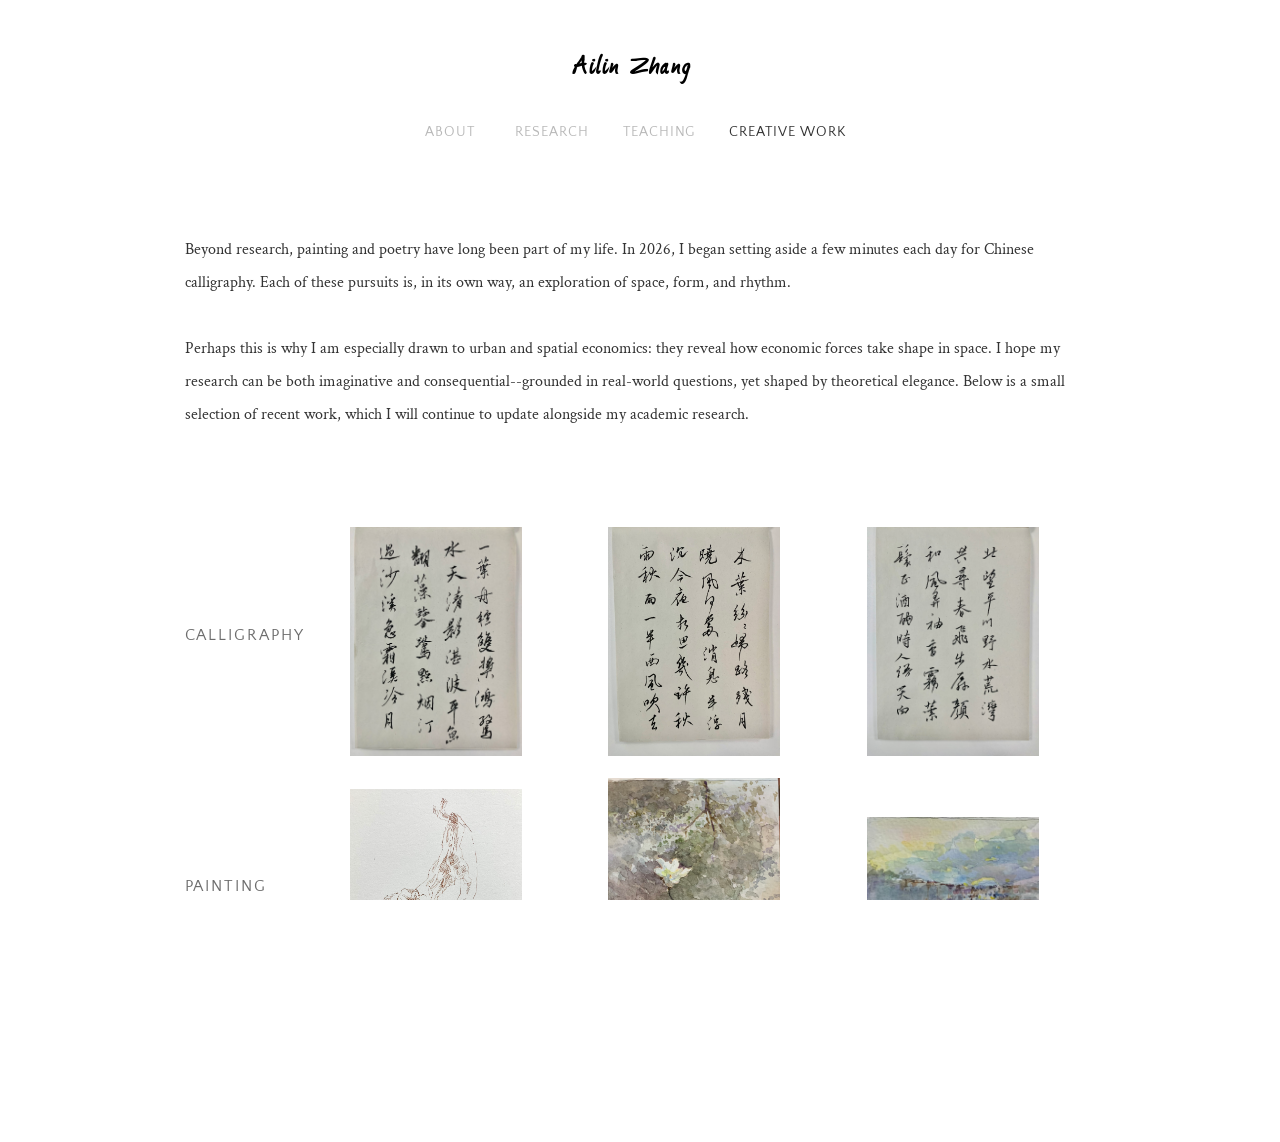
<file: creative.html>
<!DOCTYPE html>
<html lang="en">
  <head>
    <meta charset="utf-8" />
    <meta name="viewport" content="width=device-width, initial-scale=1.0" />
    <title>Creative Work - Ailin Zhang</title>
    <meta property="og:site_name" content="Ailin Zhang" />
    <meta property="og:title" content="Creative Work" />
    <meta
      property="og:description"
      content="Painting, poetry, and Chinese calligraphy by Ailin Zhang."
    />
    <link id="wsite-base-style" rel="stylesheet" href="assets/css/sites.css" />
    <link rel="stylesheet" href="assets/css/fancybox.css" />
    <link rel="stylesheet" href="assets/css/social-icons.css" media="screen,projection" />
    <link rel="stylesheet" href="assets/css/main_style.css" title="wsite-theme-css" />
    <link rel="stylesheet" href="assets/css/quattrocento_sans.css" />
    <link rel="stylesheet" href="assets/css/quattrocento.css" />
    <link rel="stylesheet" href="assets/css/crimson_text.css" />
    <link rel="stylesheet" href="assets/css/open_sans.css" />
    <link rel="stylesheet" href="assets/css/journal.css" />
    <link rel="stylesheet" href="assets/css/yanone_kaffeesatz.css" />
    <link rel="stylesheet" href="assets/css/cardo.css" />
    <link rel="stylesheet" href="styles.css" />
    <style>
      .wsite-elements.wsite-not-footer:not(.wsite-header-elements) div.paragraph,
      .wsite-elements.wsite-not-footer:not(.wsite-header-elements) p,
      #wsite-content div.paragraph,
      #wsite-content p {
        font-family: "Crimson Text" !important;
      }

      .wsite-elements.wsite-not-footer:not(.wsite-header-elements) h2,
      #wsite-content h2 {
        color: #2a2a2a !important;
        font-family: "Open Sans" !important;
      }

      #wsite-title {
        font-family: "Journal" !important;
        letter-spacing: 3px !important;
        text-transform: none !important;
      }

      @media screen and (min-width: 767px) {
        .wsite-elements.wsite-not-footer:not(.wsite-header-elements) div.paragraph,
        .wsite-elements.wsite-not-footer:not(.wsite-header-elements) p,
        #wsite-content div.paragraph,
        #wsite-content p {
          font-size: 18px !important;
          line-height: 32px !important;
        }

        #wsite-title {
          font-size: 30px !important;
        }
      }
    </style>
  </head>
  <body class="no-header-page wsite-page-creative wsite-theme-light">
    <div class="wrapper">
      <div class="cento-header">
        <div class="container">
          <div class="logo">
            <span class="wsite-logo">
              <a href="index.html">
                <span id="wsite-title">Ailin Zhang</span>
              </a>
            </span>
          </div>
          <a class="hamburger" aria-label="Menu" href="#">
            <span></span>
          </a>
        </div>
        <div class="nav-wrap">
          <div class="container">
            <div class="nav desktop-nav">
              <ul class="wsite-menu-default">
                <li class="wsite-menu-item-wrap">
                  <a href="index.html" class="wsite-menu-item">About</a>
                </li>
                <li class="wsite-menu-item-wrap">
                  <a href="research.html" class="wsite-menu-item">Research</a>
                </li>
                <li class="wsite-menu-item-wrap">
                  <a href="teaching.html" class="wsite-menu-item">Teaching</a>
                </li>
                <li id="active" class="wsite-menu-item-wrap">
                  <a href="creative.html" class="wsite-menu-item" aria-current="page">Creative Work</a>
                </li>
              </ul>
            </div>
          </div>
        </div>
      </div>

      <div class="content-wrap">
        <div id="wsite-content" class="wsite-elements wsite-not-footer">
          <div class="wsite-section-wrap">
            <div class="wsite-section wsite-body-section wsite-background-1" style="height: auto">
              <div class="wsite-section-content">
                <div class="container">
                  <div class="wsite-section-elements">
                    <div class="creative-section creative-page">
                      <div class="creative-copy paragraph">
                        <font size="3">
                          Beyond research, painting and poetry have long been part of my life. In 2026, I began setting aside a few minutes each day for Chinese calligraphy. Each of these pursuits is, in its own way, an exploration of space, form, and rhythm.<br /><br />
                          Perhaps this is why I am especially drawn to urban and spatial economics: they reveal how economic forces take shape in space. I hope my research can be both imaginative and consequential--grounded in real-world questions, yet shaped by theoretical elegance. Below is a small selection of recent work, which I will continue to update alongside my academic research.
                        </font>
                      </div>

                      <div class="paragraph creative-spacer">
                        <br /><br />
                      </div>

                      <div class="creative-row">
                        <div class="creative-label">Calligraphy</div>
                        <div class="creative-gallery">
                          <figure class="creative-card">
                            <img src="assets/creative%20work/caligraphy/IMG_6338.jpg" alt="Chinese calligraphy piece 2" />
                          </figure>
                          <figure class="creative-card">
                            <img src="assets/creative%20work/caligraphy/IMG_6339.jpg" alt="Chinese calligraphy piece 3" />
                          </figure>
                          <figure class="creative-card">
                            <img src="assets/creative%20work/caligraphy/IMG_6334.jpg" alt="Chinese calligraphy piece 1" />
                          </figure>
                        </div>
                      </div>

                      <div class="creative-row">
                        <div class="creative-label">Painting</div>
                        <div class="creative-gallery">
                          <figure class="creative-card">
                            <img src="assets/creative%20work/paintings/IMG_6498.jpg" alt="Painting 2" />
                          </figure>
                          <figure class="creative-card">
                            <img src="assets/creative%20work/paintings/IMG_1740.jpg" alt="Painting 1" />
                          </figure>
                          <figure class="creative-card">
                            <img src="assets/creative%20work/paintings/IMG_0635.jpg" alt="Painting 3" />
                          </figure>
                        </div>
                      </div>
                    </div>
                  </div>
                </div>
              </div>
            </div>
          </div>
        </div>
      </div>

      <div class="footer-wrap">
        <div class="container">
          <div class="footer"></div>
        </div>
      </div>
    </div>

    <div class="nav mobile-nav">
      <ul class="wsite-menu-default">
        <li class="wsite-menu-item-wrap">
          <a href="index.html" class="wsite-menu-item">About</a>
        </li>
        <li class="wsite-menu-item-wrap">
          <a href="research.html" class="wsite-menu-item">Research</a>
        </li>
        <li class="wsite-menu-item-wrap">
          <a href="teaching.html" class="wsite-menu-item">Teaching</a>
        </li>
        <li id="active" class="wsite-menu-item-wrap">
          <a href="creative.html" class="wsite-menu-item" aria-current="page">Creative Work</a>
        </li>
      </ul>
    </div>

    <script src="site.js"></script>
  </body>
</html>
</file>
<file: assets/css/sites.css>
@keyframes spin{0%{transform:rotate(0deg)}100%{transform:rotate(360deg)}}/*! Reflex v1.5.0 - https://github.com/leejordan/reflex */.grid{display:inline-block;display:-ms-flexbox;display:flex;*display:inline;zoom:1;-ms-flex-wrap:wrap;flex-wrap:wrap;padding:0;margin:0;position:relative;width:100%;max-width:100%;letter-spacing:-0.31em !important;*letter-spacing:normal !important;word-spacing:-0.43em !important;list-style-type:none}.grid:before,.grid:after{letter-spacing:normal;word-spacing:normal;white-space:normal;max-width:100%}.grid *:before,.grid *:after{letter-spacing:normal;word-spacing:normal;white-space:normal}.grid .grid{-ms-flex:1 1 auto;flex:1 1 auto}.grid *{box-sizing:border-box}.grid *:before,.grid *:after{box-sizing:border-box}[class*="grid__col-"]{display:inline-block;display:-ms-flexbox;display:flex;*display:inline;zoom:1;-ms-flex-direction:column;flex-direction:column;letter-spacing:normal;word-spacing:normal;white-space:normal;position:relative;width:100%;vertical-align:top;padding:10px}.grid__cell{position:relative;display:block;-ms-flex:1 1 auto;flex:1 1 auto}:-ms-fullscreen .grid__cell,:root .grid__cell{width:100%}.grid__col-12{width:100%;*width:99.9%}.grid__col-11{width:91.66667%;*width:91.56667%}.grid__col-10{width:83.33333%;*width:83.23333%}.grid__col-9{width:75%;*width:74.9%}.grid__col-8{width:66.66667%;*width:66.56667%}.grid__col-7{width:58.33333%;*width:58.23333%}.grid__col-6{width:50%;*width:49.9%}.grid__col-5{width:41.66667%;*width:41.56667%}.grid__col-4{width:33.33333%;*width:33.23333%}.grid__col-3{width:25%;*width:24.9%}.grid__col-2{width:16.66667%;*width:16.56667%}.grid__col-1{width:8.33333%;*width:8.23333%}@media (min-width: 480px){.grid__col-xs-12{width:100%;*width:99.9%}.grid__col-xs-11{width:91.66667%;*width:91.56667%}.grid__col-xs-10{width:83.33333%;*width:83.23333%}.grid__col-xs-9{width:75%;*width:74.9%}.grid__col-xs-8{width:66.66667%;*width:66.56667%}.grid__col-xs-7{width:58.33333%;*width:58.23333%}.grid__col-xs-6{width:50%;*width:49.9%}.grid__col-xs-5{width:41.66667%;*width:41.56667%}.grid__col-xs-4{width:33.33333%;*width:33.23333%}.grid__col-xs-3{width:25%;*width:24.9%}.grid__col-xs-2{width:16.66667%;*width:16.56667%}.grid__col-xs-1{width:8.33333%;*width:8.23333%}}@media (min-width: 40em){.grid__col-sm-12{width:100%;*width:99.9%}.grid__col-sm-11{width:91.66667%;*width:91.56667%}.grid__col-sm-10{width:83.33333%;*width:83.23333%}.grid__col-sm-9{width:75%;*width:74.9%}.grid__col-sm-8{width:66.66667%;*width:66.56667%}.grid__col-sm-7{width:58.33333%;*width:58.23333%}.grid__col-sm-6{width:50%;*width:49.9%}.grid__col-sm-5{width:41.66667%;*width:41.56667%}.grid__col-sm-4{width:33.33333%;*width:33.23333%}.grid__col-sm-3{width:25%;*width:24.9%}.grid__col-sm-2{width:16.66667%;*width:16.56667%}.grid__col-sm-1{width:8.33333%;*width:8.23333%}}@media (min-width: 64em){.grid__col-md-12{width:100%;*width:99.9%}.grid__col-md-11{width:91.66667%;*width:91.56667%}.grid__col-md-10{width:83.33333%;*width:83.23333%}.grid__col-md-9{width:75%;*width:74.9%}.grid__col-md-8{width:66.66667%;*width:66.56667%}.grid__col-md-7{width:58.33333%;*width:58.23333%}.grid__col-md-6{width:50%;*width:49.9%}.grid__col-md-5{width:41.66667%;*width:41.56667%}.grid__col-md-4{width:33.33333%;*width:33.23333%}.grid__col-md-3{width:25%;*width:24.9%}.grid__col-md-2{width:16.66667%;*width:16.56667%}.grid__col-md-1{width:8.33333%;*width:8.23333%}}@media (min-width: 90em){.grid__col-lg-12{width:100%;*width:99.9%}.grid__col-lg-11{width:91.66667%;*width:91.56667%}.grid__col-lg-10{width:83.33333%;*width:83.23333%}.grid__col-lg-9{width:75%;*width:74.9%}.grid__col-lg-8{width:66.66667%;*width:66.56667%}.grid__col-lg-7{width:58.33333%;*width:58.23333%}.grid__col-lg-6{width:50%;*width:49.9%}.grid__col-lg-5{width:41.66667%;*width:41.56667%}.grid__col-lg-4{width:33.33333%;*width:33.23333%}.grid__col-lg-3{width:25%;*width:24.9%}.grid__col-lg-2{width:16.66667%;*width:16.56667%}.grid__col-lg-1{width:8.33333%;*width:8.23333%}}@media (min-width: 120em){.grid__col-xlg-12{width:100%;*width:99.9%}.grid__col-xlg-11{width:91.66667%;*width:91.56667%}.grid__col-xlg-10{width:83.33333%;*width:83.23333%}.grid__col-xlg-9{width:75%;*width:74.9%}.grid__col-xlg-8{width:66.66667%;*width:66.56667%}.grid__col-xlg-7{width:58.33333%;*width:58.23333%}.grid__col-xlg-6{width:50%;*width:49.9%}.grid__col-xlg-5{width:41.66667%;*width:41.56667%}.grid__col-xlg-4{width:33.33333%;*width:33.23333%}.grid__col-xlg-3{width:25%;*width:24.9%}.grid__col-xlg-2{width:16.66667%;*width:16.56667%}.grid__col-xlg-1{width:8.33333%;*width:8.23333%}}.grid__col-auto{-ms-flex:1 0 auto;flex:1 0 0px;width:auto !important;max-width:100%}@media (min-width: 480px){.grid__col-xs-auto{-ms-flex:1 0 auto;flex:1 0 0px;width:auto !important;max-width:100%}}@media (min-width: 40em){.grid__col-sm-auto{-ms-flex:1 0 auto;flex:1 0 0px;width:auto !important;max-width:100%}}@media (min-width: 64em){.grid__col-md-auto{-ms-flex:1 0 auto;flex:1 0 0px;width:auto !important;max-width:100%}}@media (min-width: 90em){.grid__col-lg-auto{-ms-flex:1 0 auto;flex:1 0 0px;width:auto !important;max-width:100%}}@media (min-width: 120em){.grid__col-xlg-auto{-ms-flex:1 0 auto;flex:1 0 0px;width:auto !important;max-width:100%}}.grid--order-12{-ms-flex-order:12;order:12}.grid--order-11{-ms-flex-order:11;order:11}.grid--order-10{-ms-flex-order:10;order:10}.grid--order-9{-ms-flex-order:9;order:9}.grid--order-8{-ms-flex-order:8;order:8}.grid--order-7{-ms-flex-order:7;order:7}.grid--order-6{-ms-flex-order:6;order:6}.grid--order-5{-ms-flex-order:5;order:5}.grid--order-4{-ms-flex-order:4;order:4}.grid--order-3{-ms-flex-order:3;order:3}.grid--order-2{-ms-flex-order:2;order:2}.grid--order-1{-ms-flex-order:1;order:1}.grid--order-0{-ms-flex-order:0;order:0}@media only screen and (min-width: 480px){.grid--order-12-xs{-ms-flex-order:12;order:12}.grid--order-11-xs{-ms-flex-order:11;order:11}.grid--order-10-xs{-ms-flex-order:10;order:10}.grid--order-9-xs{-ms-flex-order:9;order:9}.grid--order-8-xs{-ms-flex-order:8;order:8}.grid--order-7-xs{-ms-flex-order:7;order:7}.grid--order-6-xs{-ms-flex-order:6;order:6}.grid--order-5-xs{-ms-flex-order:5;order:5}.grid--order-4-xs{-ms-flex-order:4;order:4}.grid--order-3-xs{-ms-flex-order:3;order:3}.grid--order-2-xs{-ms-flex-order:2;order:2}.grid--order-1-xs{-ms-flex-order:1;order:1}.grid--order-0-xs{-ms-flex-order:0;order:0}}@media only screen and (min-width: 40em){.grid--order-12-sm{-ms-flex-order:12;order:12}.grid--order-11-sm{-ms-flex-order:11;order:11}.grid--order-10-sm{-ms-flex-order:10;order:10}.grid--order-9-sm{-ms-flex-order:9;order:9}.grid--order-8-sm{-ms-flex-order:8;order:8}.grid--order-7-sm{-ms-flex-order:7;order:7}.grid--order-6-sm{-ms-flex-order:6;order:6}.grid--order-5-sm{-ms-flex-order:5;order:5}.grid--order-4-sm{-ms-flex-order:4;order:4}.grid--order-3-sm{-ms-flex-order:3;order:3}.grid--order-2-sm{-ms-flex-order:2;order:2}.grid--order-1-sm{-ms-flex-order:1;order:1}.grid--order-0-sm{-ms-flex-order:0;order:0}}@media only screen and (min-width: 64em){.grid--order-12-md{-ms-flex-order:12;order:12}.grid--order-11-md{-ms-flex-order:11;order:11}.grid--order-10-md{-ms-flex-order:10;order:10}.grid--order-9-md{-ms-flex-order:9;order:9}.grid--order-8-md{-ms-flex-order:8;order:8}.grid--order-7-md{-ms-flex-order:7;order:7}.grid--order-6-md{-ms-flex-order:6;order:6}.grid--order-5-md{-ms-flex-order:5;order:5}.grid--order-4-md{-ms-flex-order:4;order:4}.grid--order-3-md{-ms-flex-order:3;order:3}.grid--order-2-md{-ms-flex-order:2;order:2}.grid--order-1-md{-ms-flex-order:1;order:1}.grid--order-0-md{-ms-flex-order:0;order:0}}@media only screen and (min-width: 90em){.grid--order-12-lg{-ms-flex-order:12;order:12}.grid--order-11-lg{-ms-flex-order:11;order:11}.grid--order-10-lg{-ms-flex-order:10;order:10}.grid--order-9-lg{-ms-flex-order:9;order:9}.grid--order-8-lg{-ms-flex-order:8;order:8}.grid--order-7-lg{-ms-flex-order:7;order:7}.grid--order-6-lg{-ms-flex-order:6;order:6}.grid--order-5-lg{-ms-flex-order:5;order:5}.grid--order-4-lg{-ms-flex-order:4;order:4}.grid--order-3-lg{-ms-flex-order:3;order:3}.grid--order-2-lg{-ms-flex-order:2;order:2}.grid--order-1-lg{-ms-flex-order:1;order:1}.grid--order-0-lg{-ms-flex-order:0;order:0}}@media only screen and (min-width: 120em){.grid--order-12-xlg{-ms-flex-order:12;order:12}.grid--order-11-xlg{-ms-flex-order:11;order:11}.grid--order-10-xlg{-ms-flex-order:10;order:10}.grid--order-9-xlg{-ms-flex-order:9;order:9}.grid--order-8-xlg{-ms-flex-order:8;order:8}.grid--order-7-xlg{-ms-flex-order:7;order:7}.grid--order-6-xlg{-ms-flex-order:6;order:6}.grid--order-5-xlg{-ms-flex-order:5;order:5}.grid--order-4-xlg{-ms-flex-order:4;order:4}.grid--order-3-xlg{-ms-flex-order:3;order:3}.grid--order-2-xlg{-ms-flex-order:2;order:2}.grid--order-1-xlg{-ms-flex-order:1;order:1}.grid--order-0-xlg{-ms-flex-order:0;order:0}}.grid--bleed [class*="grid__col-"]{padding:0}.grid--wrap{-ms-flex-wrap:wrap;flex-wrap:wrap}.grid--no-wrap{-ms-flex-wrap:nowrap;flex-wrap:nowrap}.grid--wrap-reverse{-ms-flex-wrap:wrap-reverse;flex-wrap:wrap-reverse}.grid--direction-row{-ms-flex-direction:row;flex-direction:row}.grid--direction-row-reverse{-ms-flex-direction:row-reverse;flex-direction:row-reverse}.grid--direction-column{-ms-flex-direction:column;flex-direction:column}.grid--direction-column-reverse{-ms-flex-direction:column-reverse;flex-direction:column-reverse}.grid--align-start{-ms-flex-align:start;align-items:flex-start}.grid--align-end{-ms-flex-align:end;align-items:flex-end}.grid--align-end [class*="grid__col-"]{vertical-align:bottom}.grid--align-center{-ms-flex-align:center;align-items:center}.grid--align-center [class*="grid__col-"]{vertical-align:middle}.grid--align-baseline{-ms-flex-align:baseline;align-items:baseline}.grid--align-baseline [class*="grid__col-"]{vertical-align:baseline}.grid--align-content-start{-ms-flex-line-pack:start;align-content:flex-start}.grid--align-content-end{-ms-flex-line-pack:end;align-content:flex-end}.grid--align-content-end [class*="grid__col-"]{vertical-align:bottom}.grid--align-content-center{-ms-flex-line-pack:center;align-content:center}.grid--align-content-space-between{-ms-flex-line-pack:space-between;align-content:space-between}.grid--align-content-space-around{-ms-flex-line-pack:space-around;align-content:space-around}.grid--align-self-stretch{-ms-flex-item-align:stretch;-ms-grid-row-align:stretch;align-self:stretch}.grid--align-self-start{-ms-flex-item-align:start;align-self:flex-start}.grid--align-self-end{-ms-flex-item-align:end;align-self:flex-end;vertical-align:bottom}.grid--align-self-center{-ms-flex-item-align:center;-ms-grid-row-align:center;align-self:center;vertical-align:middle}.grid--align-self-baseline{-ms-flex-item-align:baseline;align-self:baseline;vertical-align:baseline}.grid--justify-start{text-align:left;-ms-flex-pack:start;justify-content:flex-start}.grid--justify-end{text-align:right;text-align-last:right;-ms-flex-pack:end;justify-content:flex-end}.grid--justify-end .grid__cell,.grid--justify-end [class*="grid__col-"]{text-align:left;text-align:start;text-align:initial;text-align-last:left;text-align-last:start;text-align-last:initial}.grid--justify-center{text-align:center;text-align-last:center;-ms-flex-pack:center;justify-content:center}.grid--justify-center .grid__cell,.grid--justify-center [class*="grid__col-"]{text-align:left;text-align:start;text-align:initial;text-align-last:left;text-align-last:start;text-align-last:initial}.grid--justify-space-between{text-align:justify;text-align-last:justify;-ms-flex-pack:justify;justify-content:space-between}.grid--justify-space-between .grid__cell,.grid--justify-space-between [class*="grid__col-"]{text-align:left;text-align:start;text-align:initial;text-align-last:left;text-align-last:start;text-align-last:initial}.grid--justify-space-around{text-align:justify;text-align-last:justify;-ms-flex-pack:justify;justify-content:space-around}.grid--justify-space-around .grid__cell,.grid--justify-space-around [class*="grid__col-"]{text-align:left;text-align:start;text-align:initial;text-align-last:left;text-align-last:start;text-align-last:initial}.grid__col--bleed{padding:0}.grid__col--bleed-x{padding:1em 0}.grid__col--bleed-y{padding:0 1em}.grid__col--bg{background-repeat:no-repeat;background-position:center center;background-size:cover;padding-bottom:50%}.grid__cell--padding-sm{padding:.5em}.grid__cell--padding-md{padding:1em}.grid__cell--padding-lg{padding:2em}.grid__cell-img{display:block;display:-ms-flexbox;display:flex;-ms-flex:0 0 auto;flex:0 0 auto;margin-left:0;margin-right:0;max-width:100%;width:100%;height:auto}.grid__cell-footer{display:inline-block;display:-ms-flexbox;display:flex;*display:inline;zoom:1;width:100%;margin-top:auto}@media (max-width: 479px){.hidden-xxs{display:none !important}}@media (min-width: 480px) and (max-width: 39em){.hidden-xs{display:none !important}}@media (min-width: 40em) and (max-width: 63em){.hidden-sm{display:none !important}}@media (min-width: 64em) and (max-width: 89em){.hidden-md{display:none !important}}@media (min-width: 90em){.hidden-lg{display:none !important}}@font-face{font-family:'ProximaNova';src:url('../fonts/026-267447_4_0.eot');src:url('../fonts/027-267447_4_0.eot') format("embedded-opentype"),url('../fonts/028-267447_4_0.woff') format("woff"),url('../fonts/029-267447_4_0.ttf') format("truetype")}@font-face{font-family:'ProximaNova';font-weight:bold;src:url('../fonts/030-267447_5_0.eot');src:url('../fonts/031-267447_5_0.eot') format("embedded-opentype"),url('../fonts/032-267447_5_0.woff') format("woff"),url('../fonts/033-267447_5_0.ttf') format("truetype")}@font-face{font-family:'ProximaNova-Semibold';src:url('../fonts/030-267447_5_0.eot');src:url('../fonts/031-267447_5_0.eot') format("embedded-opentype"),url('../fonts/032-267447_5_0.woff') format("woff"),url('../fonts/033-267447_5_0.ttf') format("truetype")}.video-js-holder{height:100% !important;width:100% !important;position:absolute;top:0px;left:0px;background-color:transparent}.video-js-holder video{position:absolute;width:100% !important;height:100% !important;background-color:transparent}.video-js{color:#cccccc}.video-js .vjs-slider{outline:0;position:relative;cursor:pointer;padding:0;background-image:url('../fonts/034-white-bar.png')}@media only screen and (min--moz-device-pixel-ratio: 2), only screen and (min-device-pixel-ratio: 2), only screen and (min-resolution: 192dpi), only screen and (min-resolution: 2dppx){.video-js .vjs-slider{background-image:url('../fonts/035-white-bar.png');background-size:1px 6px}}.video-js .vjs-slider:focus{box-shadow:0 0 2em #ffffff}.video-js .vjs-slider-handle{position:absolute;left:0px;top:-2px;background:white;border-radius:12px;transition:width 200ms,height 200ms,top 100ms;width:8px;height:8px}.video-js .vjs-progress-control:hover .vjs-slider-handle,.video-js .vjs-volume-control:hover .vjs-slider-handle{width:12px;height:12px;top:-4px}.video-js .vjs-control-bar{display:none;position:absolute;bottom:0;left:0;right:0;padding-top:20px;height:20px;box-sizing:content-box;background-image:url('../fonts/036-gradient.png')}@media only screen and (min--moz-device-pixel-ratio: 2), only screen and (min-device-pixel-ratio: 2), only screen and (min-resolution: 192dpi), only screen and (min-resolution: 2dppx){.video-js .vjs-control-bar{background-image:url('../fonts/037-gradient.png');background-size:1px 55px}}.video-js.vjs-has-started .vjs-control-bar{transition:opacity 100ms,visibility 100ms}.video-js.vjs-has-started:hover .vjs-control-bar{opacity:1}.video-js .vjs-control-bar{opacity:1}.video-js.vjs-has-started.vjs-user-inactive.vjs-playing .vjs-control-bar{display:block;visibility:hidden;opacity:0;transition:opacity 100ms}.video-js.vjs-controls-disabled .vjs-control-bar{display:none}.video-js.vjs-using-native-controls .vjs-control-bar{display:none}@media \0screen{.video-js.vjs-user-inactive.vjs-playing .vjs-control-bar :before{content:""}}.video-js .vjs-control{outline:none;position:relative;float:left;text-align:center;margin:0;padding:0;height:3.0em;width:4em}.video-js .vjs-control:before{font-size:1.5em;line-height:2;position:absolute;top:0;left:0;width:100%;height:100%;text-align:center;text-shadow:1px 1px 1px rgba(0,0,0,0.5)}.video-js .vjs-control:focus:before,.video-js .vjs-control:hover:before{text-shadow:0em 0em 1em #ffffff}.video-js .vjs-control-text{border:0;clip:rect(0 0 0 0);height:1px;margin:-1px;overflow:hidden;padding:0;position:absolute;width:1px}.video-js .vjs-play-control{width:10px;height:16px;margin-left:15px;margin-top:-5px;cursor:pointer;background-image:url('../fonts/038-videojs-sacae758aa2.png');background-position:0 -195px}@media only screen and (min--moz-device-pixel-ratio: 2), only screen and (min-device-pixel-ratio: 2), only screen and (min-resolution: 192dpi), only screen and (min-resolution: 2dppx){.video-js .vjs-play-control{background-image:url('../fonts/039-@2x-s2aff7e7d9a.png');background-position:0 -385px;background-size:150px auto;background-position:0 -193px}}.video-js.vjs-playing .vjs-play-control{background-image:url('../fonts/038-videojs-sacae758aa2.png');background-position:0 -179px}@media only screen and (min--moz-device-pixel-ratio: 2), only screen and (min-device-pixel-ratio: 2), only screen and (min-resolution: 192dpi), only screen and (min-resolution: 2dppx){.video-js.vjs-playing .vjs-play-control{background-image:url('../fonts/039-@2x-s2aff7e7d9a.png');background-position:0 -353px;background-size:150px auto;background-position:0 -177px}}.video-js .vjs-mute-control,.video-js .vjs-volume-menu-button{width:19px;height:16px;margin-top:-5px;margin-right:10px;cursor:pointer;float:right;background-image:url('../fonts/040-volume-filled.png');background-repeat:no-repeat}@media only screen and (min--moz-device-pixel-ratio: 2), only screen and (min-device-pixel-ratio: 2), only screen and (min-resolution: 192dpi), only screen and (min-resolution: 2dppx){.video-js .vjs-mute-control,.video-js .vjs-volume-menu-button{background-image:url('../fonts/041-volume-filled.png');background-size:16px 16px}}.video-js .vjs-mute-control.vjs-vol-0,.video-js .vjs-volume-menu-button.vjs-vol-0{background-image:url('../fonts/042-volume-mute.png')}@media only screen and (min--moz-device-pixel-ratio: 2), only screen and (min-device-pixel-ratio: 2), only screen and (min-resolution: 192dpi), only screen and (min-resolution: 2dppx){.video-js .vjs-mute-control.vjs-vol-0,.video-js .vjs-volume-menu-button.vjs-vol-0{background-image:url('../fonts/043-volume-mute.png');background-size:19px 16px}}.video-js .vjs-volume-control{width:5em;margin-top:1px;margin-right:25px;float:right}.video-js .vjs-volume-bar{width:50px;height:2px}.video-js .vjs-volume-menu-button .vjs-menu-content{height:2.9em}.video-js .vjs-volume-level{position:absolute;top:0;left:0;height:0.5em;background-image:url('../fonts/044-blue-bar.png')}@media only screen and (min--moz-device-pixel-ratio: 2), only screen and (min-device-pixel-ratio: 2), only screen and (min-resolution: 192dpi), only screen and (min-resolution: 2dppx){.video-js .vjs-volume-level{background-image:url('../fonts/045-blue-bar.png');background-size:1px 6px}}.video-js .vjs-volume-handle:before{font-size:0.9em;top:-0.2em;left:-0.2em;width:1em;height:1em}.video-js .vjs-volume-control:hover .vjs-slider-handle{top:-4px}.video-js .vjs-volume-menu-button .vjs-menu .vjs-menu-content{width:6em;left:-4em}.video-js .vjs-download-video{width:18px;height:17px;margin-right:12px;margin-top:-5px;background-image:url('../fonts/038-videojs-sacae758aa2.png');background-position:0 -6px;float:right}@media only screen and (min--moz-device-pixel-ratio: 2), only screen and (min-device-pixel-ratio: 2), only screen and (min-resolution: 192dpi), only screen and (min-resolution: 2dppx){.video-js .vjs-download-video{background-image:url('../fonts/039-@2x-s2aff7e7d9a.png');background-position:0 -8px;background-size:150px auto;background-position:0 -4px}}.video-js .vjs-progress-control{position:absolute;left:35px;right:178px;width:auto;font-size:0.3em;height:6px;top:23px}.video-js .vjs-progress-holder{height:6px}.video-js .vjs-progress-holder .vjs-play-progress,.video-js .vjs-progress-holder .vjs-load-progress{position:absolute;display:block;height:100%;margin:0;padding:0;left:0;top:0}.video-js .vjs-play-progress{background-image:url('../fonts/044-blue-bar.png')}@media only screen and (min--moz-device-pixel-ratio: 2), only screen and (min-device-pixel-ratio: 2), only screen and (min-resolution: 192dpi), only screen and (min-resolution: 2dppx){.video-js .vjs-play-progress{background-image:url('../fonts/045-blue-bar.png');background-size:1px 6px}}.video-js .vjs-load-progress{background-image:url('../fonts/034-white-bar.png')}@media only screen and (min--moz-device-pixel-ratio: 2), only screen and (min-device-pixel-ratio: 2), only screen and (min-resolution: 192dpi), only screen and (min-resolution: 2dppx){.video-js .vjs-load-progress{background-image:url('../fonts/035-white-bar.png');background-size:1px 6px}}.video-js .vjs-seek-handle{top:-2px}.video-js .vjs-seek-handle:before{padding-top:0.1em}.video-js .vjs-time-controls,.video-js .vjs-time-divider{display:none}.video-js .vjs-time-controls{font-size:1em;line-height:3em}.video-js .vjs-current-time{float:left}.video-js .vjs-duration{float:left}.video-js .vjs-remaining-time{display:none;float:left}.vjs-time-divider{float:left;line-height:3em}.vjs-current-time-holder{width:58px;height:28px;background-image:url('../fonts/038-videojs-sacae758aa2.png');background-position:0 -431px;margin-top:-31px;margin-left:-21px;visibility:hidden;opacity:0;transition:opacity 200ms,visibility 200ms}@media only screen and (min--moz-device-pixel-ratio: 2), only screen and (min-device-pixel-ratio: 2), only screen and (min-resolution: 192dpi), only screen and (min-resolution: 2dppx){.vjs-current-time-holder{background-image:url('../fonts/039-@2x-s2aff7e7d9a.png');background-position:0 -857px;background-size:150px auto;background-position:0 -429px}}.vjs-seek-handle:hover .vjs-current-time-holder{visibility:visible;opacity:1}.vjs-current-time-value{text-align:center;color:white;font-size:13px;padding-top:5px}.video-js .vjs-fullscreen-control{width:16px;height:16px;margin-top:-5px;margin-right:15px;cursor:pointer;float:right;background-image:url('../fonts/046-maximize-icon.png')}@media only screen and (min--moz-device-pixel-ratio: 2), only screen and (min-device-pixel-ratio: 2), only screen and (min-resolution: 192dpi), only screen and (min-resolution: 2dppx){.video-js .vjs-fullscreen-control{background-image:url('../fonts/047-maximize-icon.png');background-size:16px 16px}}.video-js.vjs-fullscreen video{background-color:black}.video-js.vjs-fullscreen .vjs-fullscreen-control{height:15px;background-image:url('../fonts/048-minimize-icon.png')}@media only screen and (min--moz-device-pixel-ratio: 2), only screen and (min-device-pixel-ratio: 2), only screen and (min-resolution: 192dpi), only screen and (min-resolution: 2dppx){.video-js.vjs-fullscreen .vjs-fullscreen-control{background-image:url('../fonts/049-minimize-icon.png');background-size:16px 15px}}.video-js .vjs-big-play-button{position:absolute;top:0px;left:0px;width:100%;height:100%;cursor:pointer;background-repeat:no-repeat;background-position:center;opacity:.7;background-image:url('../fonts/050-play-icon.png')}@media only screen and (min--moz-device-pixel-ratio: 2), only screen and (min-device-pixel-ratio: 2), only screen and (min-resolution: 192dpi), only screen and (min-resolution: 2dppx){.video-js .vjs-big-play-button{background-image:url('../fonts/051-play-icon.png');background-size:70px 70px}}.video-js .vjs-big-play-button.video-error{background-color:#2e3235;background-image:url('../fonts/052-sad-face.png')}@media only screen and (min--moz-device-pixel-ratio: 2), only screen and (min-device-pixel-ratio: 2), only screen and (min-resolution: 192dpi), only screen and (min-resolution: 2dppx){.video-js .vjs-big-play-button.video-error{background-image:url('../fonts/053-sad-face.png');background-size:150px 150px}}.video-js .vjs-big-play-button:hover{opacity:1}.video-js.vjs-controls-disabled .vjs-big-play-button{display:none}.video-js.vjs-has-started .vjs-big-play-button{display:none}.video-js.vjs-using-native-controls .vjs-big-play-button{display:none}.vjs-loading-spinner{display:none;position:absolute;top:0px;left:0px;width:100%;height:100%;background-repeat:no-repeat;background-position:center;opacity:.7;background-image:url('../fonts/054-loading-icon.png');animation-name:spin;animation-duration:2s;animation-iteration-count:infinite;animation-timing-function:linear}@media only screen and (min--moz-device-pixel-ratio: 2), only screen and (min-device-pixel-ratio: 2), only screen and (min-resolution: 192dpi), only screen and (min-resolution: 2dppx){.vjs-loading-spinner{background-image:url('../fonts/055-loading-icon.png');background-size:70px 70px}}@keyframes spin{0%{transform:rotate(0deg)}100%{transform:rotate(359deg)}}.video-js .vjs-menu-button{float:right;cursor:pointer}.video-js .vjs-menu{display:none;position:absolute;bottom:0;left:0em;width:0em;height:0em;margin-bottom:3em;border-left:2em solid transparent;border-right:2em solid transparent;border-top:1.55em solid #000000;border-top-color:rgba(7,40,50,0.5)}.video-js .vjs-menu-button .vjs-menu .vjs-menu-content{display:block;padding:0;margin:0;position:absolute;width:10em;bottom:1.5em;max-height:15em;overflow:auto;left:-5em;background-color:#07141e;background-color:rgba(7,20,30,0.7);box-shadow:-0.2em -0.2em 0.3em rgba(255,255,255,0.2)}.video-js .vjs-menu-button:hover .vjs-menu{display:block}.video-js .vjs-menu-button ul li{list-style:none;margin:0;padding:0.3em 0 0.3em 0;line-height:1.4em;font-size:1.2em;text-align:center;text-transform:lowercase}.video-js .vjs-menu-button ul li.vjs-selected{background-color:#000}.video-js .vjs-menu-button ul li:focus,.video-js .vjs-menu-button ul li:hover,.video-js .vjs-menu-button ul li.vjs-selected:focus,.video-js .vjs-menu-button ul li.vjs-selected:hover{outline:0;color:#111;background-color:#ffffff;background-color:rgba(255,255,255,0.75);box-shadow:0 0 1em #ffffff}.video-js .vjs-menu-button ul li.vjs-menu-title{text-align:center;text-transform:uppercase;font-size:1em;line-height:2em;padding:0;margin:0 0 0.3em 0;font-weight:bold;cursor:default}.video-js .vjs-subtitles-button:before{content:"\e00c"}.video-js .vjs-captions-button:before{content:"\e008"}.video-js .vjs-captions-button:focus .vjs-control-content:before,.video-js .vjs-captions-button:hover .vjs-control-content:before{box-shadow:0 0 1em #ffffff}.video-js{width:100% !important;height:100% !important;position:relative;padding:0;font-size:10px;vertical-align:middle;font-weight:normal;font-style:normal;font-family:'Open Sans', sans-serif;-webkit-user-select:none;-ms-user-select:none;user-select:none}.video-js .vjs-tech{position:absolute;top:0;left:0;width:100%;height:100%}.video-js:-moz-full-screen{position:absolute}body.vjs-full-window{padding:0;margin:0;height:100%;overflow-y:auto}.video-js.vjs-fullscreen{position:fixed;overflow:hidden;z-index:1000;left:0;top:0;bottom:0;right:0;width:100% !important;height:100% !important;_position:absolute}.video-js:-webkit-full-screen{width:100% !important;height:100% !important}.video-js.vjs-fullscreen.vjs-user-inactive{cursor:none}.vjs-poster{background-repeat:no-repeat;background-position:50% 50%;background-size:contain;cursor:pointer;height:100%;margin:0;padding:0;position:relative;width:100%;text-align:center}.vjs-poster img{max-width:100%;max-height:100%;display:none}.video-js.vjs-using-native-controls .vjs-poster{display:none}.video-js .vjs-text-track-display{text-align:center;position:absolute;bottom:4em;left:1em;right:1em}.video-js .vjs-text-track{display:none;font-size:1.4em;text-align:center;margin-bottom:0.1em;background-color:#000000;background-color:rgba(0,0,0,0.5)}.video-js .vjs-subtitles{color:#fff}.video-js .vjs-captions{color:#fc6}.vjs-tt-cue{display:block}.video-js .vjs-hidden{display:none}.vjs-lock-showing{display:block !important;opacity:1;visibility:visible}img{-ms-interpolation-mode:bicubic}.wsite-placeholder{color:#a9a9a9}::-webkit-input-placeholder{color:#a9a9a9}:-ms-input-laceholder{color:#a9a9a9}::-moz-placeholder{color:#a9a9a9}:-moz-placeholder{color:#a9a9a9}.wsite-button{display:inline-block;padding:0 15px 0 0;background:url('../fonts/056-small_grey.png') no-repeat 100% -100px;text-decoration:none !important;font-weight:normal !important;font-size:14px !important;color:#222 !important;cursor:pointer}.wsite-button-inner{float:left;background:url('../fonts/056-small_grey.png') no-repeat 0 -1px;padding:0 5px 0 20px;height:32px;line-height:32px;white-space:nowrap}.wsite-button:hover{background-position:100% -133px}.wsite-button:hover .wsite-button-inner{background-position:0 -34px}.wsite-button:active{background-position:100% -166px}.wsite-button:active .wsite-button-inner{background-position:0 -67px}.wsite-button-highlight,.wsite-button-highlight .wsite-button-inner{background-image:url('../fonts/057-small_blue.png')}.wsite-button-highlight{color:#fff !important}.wsite-button-large{font-size:18px !important;background:url('../fonts/058-large_grey.png') no-repeat 100% -130px}.wsite-button-large .wsite-button-inner{height:42px;line-height:42px;padding:0 10px 0 25px;background:url('../fonts/058-large_grey.png') no-repeat 0 -1px}.wsite-button-large:hover{background-position:100% -173px}.wsite-button-large:hover .wsite-button-inner{background-position:0 -44px}.wsite-button-large:active{background-position:100% -216px}.wsite-button-large:active .wsite-button-inner{background-position:0 -87px}.wsite-button-large.wsite-button-highlight,.wsite-button-large.wsite-button-highlight .wsite-button-inner{background-image:url('../fonts/059-large_blue.png')}button.wsite-button::-moz-focus-inner{border:0;padding:0}.wsite-search{position:relative;display:inline-block;white-space:nowrap}.wsite-search-input{display:inline-block;vertical-align:top;height:16px;border-right-width:0}.wsite-search-input:focus{outline:none}.wsite-search-button{display:inline-block;vertical-align:top;width:34px;height:26px;background:url('../fonts/060-search-light.png') no-repeat;cursor:pointer}.wsite-search-element-align-center .wsite-search-element{margin:auto}.wsite-search-element-align-right{overflow:hidden}.wsite-search-element-align-right .wsite-search-element{float:right}.wsite-search-element{position:relative;width:100%;max-width:300px;*overflow:hidden}.wsite-search-element-input{width:100%;box-sizing:border-box;padding:5px;font-size:15px}.wsite-search-element-submit{background:url('../fonts/060-search-light.png') left;width:13px;height:13px;position:absolute;top:50%;margin-top:-7px;right:8px;cursor:pointer}.wsite-search-element-submit:hover{background-position:center}.wsite-search-element-submit:active{background-position:right}.wsite-social{position:relative;display:inline-block;white-space:nowrap}.wsite-social-item.hidden{display:none}.wsite-social-item{display:inline-block;vertical-align:top;margin:0 1px;width:24px;height:24px;background:url('../fonts/061-social_icons.png') no-repeat}.wsite-social-facebook{background-position:0 0}.wsite-social-twitter{background-position:-24px 0}.wsite-social-linkedin{background-position:-48px 0}.wsite-social-rss{background-position:-72px 0}.wsite-social-mail{background-position:-96px 0}.wsite-social-plus{background-position:-120px 0}.wsite-social-yahoo{background-position:-144px 0}.wsite-social-youtube{background-position:-168px 0}.wsite-social-vimeo{background-position:-192px 0}.wsite-social-pinterest{background-position:-216px 0}.wsite-social-flickr{background-position:-240px 0}.blog-body{float:left}.blog-sidebar-separator{padding:0 10px}.blog-post{position:relative;zoom:1}.blog-post .blog-header{width:100%;overflow:hidden}.blog-post .blog-header,.blog-post .blog-header h2.blog-title,.blog-post .blog-header div a{padding:0 !important;margin:0 !important;border:none !important;line-height:1.5 !important}.blog-post .blog-header div a{display:block;text-decoration:none}.blog-post .blog-header div a:hover{border:none;color:#68f}.blog-post a.blog-header-link{display:block}.blog-post .blog-date{float:left;margin:0 !important;padding:0 !important;line-height:1}.blog-post .blog-date .date-text{cursor:pointer;float:left;margin:0 8px 0 0;padding:0 0 4px 0}.blog-post .blog-content{text-align:justify;clear:both;margin-bottom:15px}.blog-post .blog-read-more{text-align:right}.blog-post .blog-separator{clear:both;border-bottom:1px solid #ddd;padding-top:2px;margin-top:0px;margin-bottom:5px;font-size:2px;height:2px}.wsite-theme-dark .blog-post .blog-separator{border-color:#3d3d3d}.blog-post .blog-comments{float:right;margin:0 !important;padding:0 0 4px 0 !important;line-height:1}.blog-post .blog-date{font-size:13px}.blog-post .blog-comments,.blog-post .blog-comments-bottom{font-size:13px}.blog-page-nav-previous{float:left}.blog-page-nav-next{float:right}#fb-root{position:absolute;top:0;left:-9999px}.blog-body .blog-social{position:relative;margin:0px 0 10px;line-height:1}.blog-body .blog-social-item{position:relative;z-index:2;float:left;margin-right:33px}.blog-body .blog-social.editor-blog-social{pointer-events:none}.blog-body .blog-social.editor-blog-social{pointer-events:none}.blog-body .blog-comments-bottom,#weebly_page_content_container .blog-comments-bottom,#wsite-content .blog-comments-bottom{margin:0px 0 40px}.blog-sidebar{width:215px}.column-blog{float:right;width:200px;margin:0;padding:0}.blog-notice-comments-closed{margin:0 0 14px 0;padding:10px;background:#E6F0F9;border:1px solid #A7C3D9;color:#696562}.blog-notice-comment-pending{margin:0 0 14px 0;padding:10px;background:#E6F0F9;border:1px solid #A7C3D9;color:#696562}.clear{clear:both}.blog-feed-link{margin-top:10px}.blog-feed-link img{float:left;border:none;margin:2px 5px 0 0}#blog-title{padding-top:10px;font-size:15px;line-height:20px;font-weight:normal;font-family:'Lucida Grande',  'Lucida Sans Unicode', Verdana, Sans-Serif}#blog-title a{text-decoration:none}#blog-title a:hover{border:none;color:#68f}#blog-title-link{display:block}#blog-date{float:left;padding-left:0px;font-size:13px}#blog-content{text-align:justify;clear:both;margin-bottom:15px}#blog-content ul{padding:25px}#blog-separator{clear:both;border-bottom:1px solid #ddd;padding-top:2px;margin-top:0px;font-size:2px;height:2px}#blog-author{background:#fbfbfb;border-bottom:1px solid #f9f9f9;padding:0px 5px 2px 5px;margin:0px 0 2px 0;float:right}#blog-comments{font-size:13px;float:right;margin:0 0 0 0}#weeblyform{line-height:16px}#weeblyform textarea{font-family:"Lucida Grande",Tahoma,Arial,sans-serif;padding:2px;border:1px solid #abadb3;font-size:13px;background:#FFF;color:#000;line-height:1.2em;height:140px;width:300px}#weeblyform .formfield{margin:5px 0px}#weeblyform label.field{font-family:"Lucida Grande",Tahoma,Arial,sans-serif;font-size:13px;display:block;font-weight:bold;padding-bottom:2px}#weeblyform input.text{font-family:"Lucida Grande",Tahoma,Arial,sans-serif;width:175px;padding:3px 2px;background:#FFF;border:1px solid #abadb3;color:#000;font-size:13px}#weeblyform input.button{padding:1px;margin:0}pre{margin:10px 0 10px 0;padding:10px}.blog-button{font-family:'Helvetica Neue', Helvetica, Arial;height:23px;color:#333;font-size:11px;font-weight:bold;cursor:pointer;line-height:23px;background:url('../fonts/062-blog-comment-button.png') no-repeat 0 -23px}.blog-button span{float:left;height:100%;background:url('../fonts/062-blog-comment-button.png') no-repeat 100% 0;margin:0 0 0 7px;padding:0 15px 0 8px}#commentArea p{margin:0;padding:0}.blogCommentWrap{margin:0 0 22px 0;padding:0 6px 0 0;word-wrap:break-word;background:url('../fonts/063-blog-comment-header.png') no-repeat 100% -96px}.blogCommentHeading{font-family:'Helvetica Neue', Arial, Helvetica;margin:0 0 10px 0;padding:0 0 0 6px;background:url('../fonts/063-blog-comment-header.png') no-repeat 0 -48px}.blogCommentHeading .blogCommentHeadingInner{height:48px;background:url('../fonts/063-blog-comment-header.png') repeat-x 0 0}.blogCommentHeading .blogCommentAuthor{float:left;color:#333;height:48px;font-weight:bold;font-size:14px;padding:0 0 0 11px;background:url('../fonts/064-blog-comment-pointer.png') no-repeat 20px 0}.blogCommentHeading .blogCommentAuthor span.name,.blogCommentHeading .blogCommentAuthor a.name,.blogCommentHeading .blogCommentAuthor span.email{float:left;height:38px;line-height:36px;text-shadow:#fff 1px 1px 0}.blogCommentHeading .blogCommentAuthor span.name,.blogCommentHeading .blogCommentAuthor a.name{color:#333 !important;margin:0 3px 0 0}.blogCommentHeading .blogCommentAuthor span.email{color:#666;font-size:12px;margin:0 0 0 4px}.blogCommentHeading .blogCommentAuthor a.link{float:left;width:16px;height:16px;cursor:pointer;text-indent:-1000px;overflow:hidden;color:#0066cc;background:url('../fonts/065-blog-comment-link.png') no-repeat 0 0;margin:11px 3px 0 0}.blogCommentOwner,.blogCommentOwner .blogCommentHeading,.blogCommentOwner .blogCommentHeadingInner{background-image:url('../fonts/066-blog-comment-header-author.png')}.blogCommentOwner .blogCommentHeading .blogCommentAuthor{background-image:url('../fonts/067-blog-comment-pointer-author.png')}.blogCommentHeading .blogCommentDate{float:right;text-align:right;font-size:12px;color:#333;text-shadow:#fff 1px 1px 0;height:48px;line-height:38px;padding:0 9px 0 0;margin:0}.blogCommentText{padding:0 16px}.blogCommentText p,#secondlist .blogCommentText p{color:#333;font:13px Helvetica;line-height:18px;margin:0;padding:0}.blogCommentOptions{width:100%;overflow:hidden}.blogCommentOptions .blog-button{float:right;margin:10px 0 0 6px}.blogCommentReplyWrapper{position:relative;height:600px;margin:10px 0 0 0}.wsite-mobile .blogCommentReplyWrapper{min-height:468px;height:auto}.blogCommentReplyStudent{height:318px}.blogCommentSubreplyWrapper div.iframeWrapper{background:#f4f3f3;border:solid #e3e3e3 1px;border-radius:10px;-moz-border-radius:10px;-webkit-border-radius:10px}.blogCommentReplyWrapper iframe{width:100%;height:410px;overflow:hidden;padding:6px 0}.wsite-mobile .blogCommentReplyWrapper iframe{height:auto;min-height:410px;padding:0px 0}.blogCommentSubreplyWrapper iframe{padding:36px 0 0 0}.blogCommentReplyStudent iframe{height:265px}.blogCommentLevel1{margin-left:50px}.blogCommentLevel2{margin-left:100px}.blogCommentLevel3{margin-left:150px}.blogCommentLevel4{margin-left:200px}#commentPostDiv{max-width:424px}#commentPostDiv.centered{margin:0 auto}#commentPostDiv .field{margin:0 0 16px 0}#commentPostDiv .field-notify{float:left;margin:0 0 16px 0}#commentPostDiv .field label{display:block;font:bold 13px Helvetica;margin:0 0 6px 0}#commentPostDiv .commentInput,#commentPostDiv .commentTextarea{position:relative;padding:0 0 0 12px}#commentPostDiv .field input[type=text],#commentPostDiv .field textarea{width:100%;color:#000;font:13px Arial;border:solid #999 1px;padding:0 5px;margin:0 0 0 -12px;background:#fff url('../fonts/068-blog-comment-field-bg.png') repeat-x 0 0}#commentPostDiv .field-disabled label{color:#999}#commentPostDiv .field-disabled input[type=text],#commentPostDiv .field-disabled textarea{color:#999;border-color:#ccc}#commentPostDiv .field input[type=text]{height:26px;line-height:26px}#commentPostDiv .field textarea{height:78px;padding-top:6px;padding-bottom:6px}#commentPostDiv .field-checkbox{margin-bottom:12px}#commentPostDiv .field-checkbox label{font-weight:normal}#commentPostDiv .field-checkbox label span{padding-left:2px}#commentUserInfo{float:left;font-size:12px;width:314px;color:#333;height:23px;line-height:23px}#commentUserInfo a{color:#0066cc}#commentSubmit,#commentCancel{float:right;margin-right:0}#commentSubmit span,#commentCancel span{padding-right:11px;padding-left:4px}#commentSubmit.disabled span{color:#999}.blogCommentReplyOverlay{width:60px;height:36px;border:none;background:url('../fonts/069-sites.css');cursor:pointer;text-indent:-1000px;overflow:hidden;z-index:100000}.columnlist-blog{margin:0;padding:0;word-wrap:break-word}#errorMessage{color:red;font-size:12px;font-weight:bold;margin:14px 0 0 0}#secondlist .blogCommentPrompt{margin:8px 0 0 0;border:solid #ccc 1px;background:#ffffcc;text-align:left}#secondlist .blogCommentPrompt>div{padding:16px}#secondlist .blogCommentPrompt .heading{font-weight:bold;font-size:1.2em;margin:0 0 3px 0}#secondlist .blogCommentPrompt .options{padding-top:10px}#secondlist .blogCommentPrompt .options .answer{width:100%;overflow:hidden}#secondlist .blogCommentPrompt .options .answer a{float:left}#secondlist .blogCommentPrompt .options .answer a img{border:0}#secondlist .blogCommentPrompt .options .answer a span{position:relative;top:-3px;margin-left:2px}#secondlist .blogCommentPrompt .options .answer-yes{margin-right:15px;margin-bottom:4px}#secondlist .blogCommentPrompt .options .answer-yes a{color:red;margin-right:14px}#secondlist .blogCommentPrompt .options .answer-yes .delete-replies{float:left;margin-top:2px}#secondlist .blogCommentPrompt .options .answer-yes .delete-replies label{font-family:Arial, Helvetica;vertical-align:middle}#secondlist .blogCommentPrompt .options .answer-yes .delete-replies input{vertical-align:middle}.wsite-theme-dark .blogCommentWrap{background:url('../fonts/070-dark-blog-comment-header.png') no-repeat 100% -96px}.wsite-theme-dark .blogCommentHeading{background:url('../fonts/070-dark-blog-comment-header.png') no-repeat 0 -48px}.wsite-theme-dark .blogCommentHeading .blogCommentHeadingInner{background:url('../fonts/070-dark-blog-comment-header.png') repeat-x 0 0}.wsite-theme-dark .blogCommentHeading .blogCommentAuthor{color:#fff;background:url('../fonts/071-dark-blog-comment-pointer.png') no-repeat 20px 0}.wsite-theme-dark .blogCommentHeading .blogCommentAuthor span.name,.wsite-theme-dark .blogCommentHeading .blogCommentAuthor a.name{text-shadow:#000 1px 1px 0;color:#fff !important}.wsite-theme-dark .blogCommentOwner,.wsite-theme-dark .blogCommentOwner .blogCommentHeading,.wsite-theme-dark .blogCommentOwner .blogCommentHeadingInner{background-image:url('../fonts/072-dark-blog-comment-header-author.png')}.wsite-theme-dark .blogCommentOwner .blogCommentHeading .blogCommentAuthor{background-image:url('../fonts/073-dark-blog-comment-pointer-author.png')}.wsite-theme-dark .blogCommentHeading .blogCommentAuthor span.name,.wsite-theme-dark .blogCommentHeading .blogCommentAuthor span.email{text-shadow:#000 1px 1px 0}.wsite-theme-dark .blogCommentHeading .blogCommentAuthor span.name{color:#fff}.wsite-theme-dark .blogCommentHeading .blogCommentAuthor span.email{color:#fff;font-weight:normal;text-shadow:none}.wsite-theme-dark .blogCommentHeading .blogCommentAuthor a.link{background:url('../fonts/074-dark-blog-comment-link.png') no-repeat 0 0}.wsite-theme-dark .blogCommentHeading .blogCommentDate{color:#fff;text-shadow:none}.wsite-theme-dark .blogCommentText p,.wsite-theme-dark #secondlist .blogCommentText p{color:#fff}.wsite-theme-dark .blogCommentSubreplyWrapper div.iframeWrapper{background-color:#434242;border-color:#7a7a7a}.wsite-theme-dark #commentPostDiv .field label{color:#fff}.wsite-theme-dark #commentUserInfo{color:#fff}.wsite-theme-dark #commentUserInfo a{color:orange}.wsite-theme-dark #errorMessage{color:#fff}#lightbox{background-color:#eee;padding:10px;border-bottom:2px solid #666;border-right:2px solid #666}#lightbox #lightboxDetails{font-size:14px;padding-top:0.4em}#lightbox #lightboxCaption{float:left}#lightbox #keyboardMsg{float:right}#lightbox #keyboardMsg a{text-decoration:none;font-size:0.8em;color:#555555;font-family:verdana}#lightbox img{border:none}#overlay img{border:none}#overlay{background:#000;opacity:0.7;filter:alpha(opacity=70)}#lightbox #closeButton{top:10px;right:10px;border-left:5px solid white !important}#lightbox2{position:absolute;top:40px;left:0;width:100%;z-index:100;text-align:center;line-height:0}#lightbox2 a img{border:none}#lightbox2 #outerImageContainer{position:relative;background-color:#fff;width:250px;height:250px;margin:0 auto}#lightbox2 #imageContainer{padding:10px}#lightbox2 #loading{position:absolute;top:40%;left:0%;height:25%;width:100%;text-align:center;line-height:0}#lightbox2 #hoverNav{position:absolute;top:0;left:0;height:100%;width:100%;z-index:10}#lightbox2 #imageContainer>#hoverNav{left:0}#lightbox2 #hoverNav a{outline:none}#lightbox2 #prevLink,#lightbox2 #nextLink{width:49%;height:100%;background:transparent url('../fonts/075-blank.gif') no-repeat;display:block}#lightbox2 #prevLink{left:0;float:left}#lightbox2 #nextLink{right:0;float:right}#lightbox2 #prevLink{left:0;float:left}#lightbox2 #nextLink{right:0;float:right}#lightbox2 #prevLink:hover,#lightbox2 #prevLink:visited:hover{background:url('../fonts/076-prevlabel.gif') left 15% no-repeat}#lightbox2 #nextLink:hover,#lightbox2 #nextLink:visited:hover{background:url('../fonts/077-nextlabel.gif') right 15% no-repeat}#lightbox2 #imageDataContainer{font:10px Verdana, Helvetica, sans-serif;background-color:#fff;margin:0 auto;line-height:1.4em}#lightbox2 #imageData{padding:0 10px}#lightbox2 #imageData #imageDetails{width:50%;float:left;text-align:left;color:#000}#lightbox2 #imageData #caption{font-weight:bold}#lightbox2 #imageData #numberDisplay{display:block;clear:left;padding-bottom:1.0em}#lightbox2 #imageData #bottomNavPrev{width:20px;float:right;padding-bottom:0.7em}#lightbox2 #imageData #bottomNavPrev img{display:block;margin:3px auto 0 auto}#lightbox2 #imageData #bottomNavNext{width:20px;float:right;padding-bottom:0.7em}#lightbox2 #imageData #bottomNavNext img{display:block;margin:3px auto 0 auto}#lightbox2 #imageData #bottomNavClose{width:66px;float:right;padding-bottom:0.7em;margin:0 0 0 10px}#lightbox2-overlay{position:absolute;top:0;left:0;z-index:90;width:100%;height:500px;background-color:#000;filter:alpha(opacity=60);-moz-opacity:0.6;opacity:0.6}#lightbox2 .clearfix:after{content:".";display:block;height:0;clear:both;visibility:hidden}* html>body #lightbox2 .clearfix{display:inline-block;width:100%}* html #lightbox2 .clearfix{height:1%}em{position:relative}.product-block{width:168px !important;padding:7px !important;border:1px solid #CCCCCC !important}.product-block-inner{border:1px solid #CCCCCC !important;width:164px !important;height:120px !important;margin:0px auto 0px auto !important}.product-block .product-title{font-size:11px !important;font-weight:bold !important;margin:0px !important}.product-block .product-image{width:164px !important;height:120px !important;border:none !important}.product-block-price{float:left !important;min-height:20px !important}.product-block .product-price{float:left !important}.product-block span.product-price{float:none !important}.product-block .product-button{float:right !important;border:none !important}.product-large .product-title{font-size:20px !important;font-weight:bold !important;margin:0px 0px 5px 0px !important}.product-large .product-image{float:left !important;border:none !important;margin:0px 10px 10px 0px}.product-large-price{font-weight:bold !important;font-size:14px !important;margin:10px 0px !important}.product-large .product-price{float:left !important}.product-large span.product-price{float:none !important}.product-large .product-button{border:none !important}.product-small .product-title{font-size:16px !important;font-weight:bold !important;margin:0px 0px 3px 0px !important}.product-small .product-image{float:left !important;border:none !important;margin:0px 10px 10px 0px !important}.product-small-price{float:left !important;font-weight:bold !important;font-size:12px !important;margin:6px 0px !important}.product-small .product-price{float:left !important}.product-small span.product-price{float:none !important}.product-small .product-button{float:right !important;border:none !important}.product-long{border:1px solid #efefef !important;padding:15px !important;margin-bottom:15px !important}.product-long .product-title{font-size:20px !important;font-weight:bold !important;margin:0px 0px 20px 0px !important}.product-long-detail{float:right !important;background:#efefef !important;width:155px !important;border:1px solid #cdcdcd !important;padding:3px 15px !important;line-height:normal !important;margin-left:10px !important}.product-long .product-image{float:left !important;border:none !important;margin:0px 10px 10px 0px !important}.product-long-price{font-weight:bold !important;font-size:16px !important;color:#000000;margin:10px 0px !important}.product-long .product-price{float:left}.product-long span.product-price{float:none !important}.product-long .product-button{border:none !important}.paypal-pixel{border:none !important}.product{margin-bottom:10px !important}#weebly-menus .weebly-menu-wrap,#wsite-menus .wsite-menu-wrap{z-index:5000;font-size:0;line-height:0}#weebly-menus .weebly-menu,#wsite-menus .wsite-menu{margin:0;padding:0;list-style:none}#weebly-menus .weebly-menu li,#wsite-menus .wsite-menu li{position:relative;margin:0;padding:0;width:200px;text-align:left}#weebly-menus .weebly-menu li a,#wsite-menus .wsite-menu li a{position:relative;display:block;background:#f9f9f8;border-right:1px solid #ccc;border-left:1px solid #ccc;border-bottom:1px solid #ccc;text-decoration:none;font-size:13px;font-weight:normal;line-height:1;padding:5px;color:#000;zoom:1}#weebly-menus .weebly-menu li a:hover,#wsite-menus .wsite-menu li a:hover{background:#e3e3e3}#weebly-menus span.weebly-menu-title,#wsite-menus span.wsite-menu-title{display:block;padding:5px 10px;zoom:1}#weebly-menus span.weebly-menu-more,#wsite-menus span.wsite-menu-more{display:block;position:absolute;right:5px;top:0;font-family:Courier;height:28px;line-height:28px;padding:5px 0 5px 0}#wsite-menus .wsite-menu-arrow{display:block;position:absolute;right:5px;top:50%;font-family:Courier;height:15px;line-height:15px;margin-top:-7px}.w-gallery-toolbar{color:#fff}.w-gallery-toolbar .hover-toolbar-inner{position:relative;top:-5px;left:5px;padding:0 7px}.w-gallery-toolbar .hover-toolbar-invisible-layer{width:100%;height:100%;position:absolute;left:0px;top:0px;z-index:100;cursor:default;display:none}.w-gallery-button{position:relative;font-size:18px;line-height:30px;cursor:pointer;padding:0 3px}.w-gallery-button.pressed{color:#5abafc}.w-caption-form{width:240px;padding:10px;text-align:center;color:#fff}.w-caption-form textarea{font-size:13px;box-sizing:border-box;width:100%;display:block;height:70px;margin-bottom:8px}.w-caption-form textarea.empty{color:#999}.w-caption-form p{font-size:10px;line-height:16px;margin:8px 0}.w-caption-form .button-wrap{display:inline-block;width:86px;margin:0 4px}html body .galleryImageBorder,html body a .galleryImageBorder{border-style:solid;border-color:#ddd;border-color:rgba(0,0,0,0.13);background-color:rgba(206,208,210,0.1)}html body a .galleryImageBorder{background-color:transparent}html .wsite-theme-dark .galleryImageBorder,html .wsite-theme-dark a .galleryImageBorder{border-style:solid;border-color:#444;border-color:rgba(255,255,255,0.13)}html body .galleryImageBorderBlack,html body a .galleryImageBorderBlack{border-style:solid;border-color:#000}.imageGallery{width:100%}.inside-active .image-gallery-list-item{cursor:move;position:relative}.inside-active .image-gallery-list-item::before{background:#f8f8f8;opacity:.4;position:absolute;width:100%;height:100%;content:'';z-index:10;display:none}.inside-active .image-gallery-list-item:hover::before{display:block}.inside-active .active-sortable-gallery .image-gallery-list-item::before,.inside-active .active-sortable-gallery .image-gallery-list-item:hover::before{background:#f8f8f8;opacity:.4;position:absolute;width:100%;height:100%;content:'';z-index:10;display:block}.inside-active .active-sortable-gallery .image-gallery-list-item.active-sortable-item::before,.inside-active .active-sortable-gallery .image-gallery-list-item.active-sortable-item:hover::before{display:none}.blog-body{width:100%}.blog-content .imageGallery,#blog-content .imageGallery{width:101%}.galleryCaptionHolder{width:100%;position:absolute;bottom:0px;overflow:hidden}.galleryCaptionHover .galleryCaptionHolder{opacity:0;display:none\0;transition:opacity 500ms}.galleryInnerImageHolder:hover .galleryCaptionHolder{opacity:1;display:block\0}.galleryCaptionHolderInner{width:100%;margin-bottom:-100%;position:relative;top:0px;z-index:5;transition:margin-bottom 500ms}.galleryCaptionsVisible{margin-bottom:0px}.galleryImageHolder{position:relative}.galleryImageHolder .galleryCaptionInnerText{margin:15px auto;padding:0px 6%;text-align:center}.imageGallery .galleryCaptionInnerText p{margin:0px;padding:0px}.imageGallery .galleryCaptionInnerText p,.imageGallery .galleryCaptionInnerText{font-size:16px;font-family:"Helvetica Neue", Helvetica Neue, Helvetica, Arial, sans-serif;font-weight:100;color:white;letter-spacing:1px;line-height:24px}.fullImageGalleryCaption,.fullImageGalleryCaption>.galleryCaptionHolderInner,.fullImageGalleryCaption .galleryCaptionInnerTextHolder{height:100%}.fullImageGalleryCaption>.galleryCaptionHolderInner{width:100%;display:table}.galleryInnerImageHolder:hover .galleryCaptionHolderInner{margin-bottom:0%}.fullImageGalleryCaption .galleryCaptionInnerTextHolder{display:table-cell;vertical-align:middle}.partialImageGalleryCaption{width:100%;max-height:100%;text-align:left}.galleryCaptionHolderInnerBg{position:absolute;top:0px;background:black;z-index:0;opacity:0.6;height:100%;width:100%}.captionEditorSelectHolder{margin-top:5px}.thumbnailCaptionsOuter{margin-top:16px}.thumbnailCaptionsHolder{float:left;margin-right:20px}input[type="checkbox"].editorCheckbox{display:inline-block;vertical-align:middle;width:auto;visibility:hidden;visibility:visible\0}input[type="checkbox"].editorCheckbox+label{cursor:pointer;display:inline-block;text-align:center}input[type="checkbox"].editorCheckbox+label:before{display:inline-block;width:26px;height:26px;text-align:center;margin:0px 8px 3px -16px;vertical-align:middle;background-image:url('../fonts/078-checkmarkBox-s7868418152.png');background-position:0 -78px;line-height:27px;content:"";background-image:none\0}@media only screen and (min--moz-device-pixel-ratio: 2), only screen and (min-device-pixel-ratio: 2), only screen and (min-resolution: 192dpi), only screen and (min-resolution: 2dppx){input[type="checkbox"].editorCheckbox+label:before{background-image:url('../fonts/079-@2x-s211a47d318.png');background-position:0 -150px;background-size:25px auto;background-position:0 -75px}}input[type="checkbox"].editorCheckbox:checked+label:before{background-image:url('../fonts/078-checkmarkBox-s7868418152.png');background-position:0 -78px;font-family:"wicons";content:"\f19a";opacity:0\0;background-image:none\0}@media only screen and (min--moz-device-pixel-ratio: 2), only screen and (min-device-pixel-ratio: 2), only screen and (min-resolution: 192dpi), only screen and (min-resolution: 2dppx){input[type="checkbox"].editorCheckbox:checked+label:before{background-image:url('../fonts/079-@2x-s211a47d318.png');background-position:0 -150px;background-size:25px auto;background-position:0 -75px}}input[type="checkbox"].editorCheckbox:hover+label:before{background-image:url('../fonts/078-checkmarkBox-s7868418152.png');background-position:0 -52px;background-image:none\0}@media only screen and (min--moz-device-pixel-ratio: 2), only screen and (min-device-pixel-ratio: 2), only screen and (min-resolution: 192dpi), only screen and (min-resolution: 2dppx){input[type="checkbox"].editorCheckbox:hover+label:before{background-image:url('../fonts/079-@2x-s211a47d318.png');background-position:0 -100px;background-size:25px auto;background-position:0 -50px}}input[type="checkbox"].editorCheckbox:active+label:before{background-image:url('../fonts/078-checkmarkBox-s7868418152.png');background-position:0 -26px;background-image:none\0}@media only screen and (min--moz-device-pixel-ratio: 2), only screen and (min-device-pixel-ratio: 2), only screen and (min-resolution: 192dpi), only screen and (min-resolution: 2dppx){input[type="checkbox"].editorCheckbox:active+label:before{background-image:url('../fonts/079-@2x-s211a47d318.png');background-position:0 -50px;background-size:25px auto;background-position:0 -25px}}#galleryCaptionsCheckboxHolder{float:left;margin-top:7px}#galleryCaptionsCheckboxHolder>input[type="checkbox"].editorCheckbox{margin-top:-4px}#product-element-edit-button{width:100%}.primary .productElementHolder{margin-left:112px;margin-left:72px\0}.primary .productElementHolder>input[type="checkbox"].editorCheckbox{margin-left:-68px\0}.secondary .productElementHolder{margin-left:40px;margin-left:0px\0}.secondary .productElementHolder>input[type="checkbox"].editorCheckbox{margin-left:-20px}.productElementHolder>input[type="checkbox"].editorCheckbox{float:left}.productElementHolder>input[type="checkbox"].editorCheckbox+label{float:left;margin-left:-98px;margin-left:-60px\0;margin-top:3px\0}#w-design-themes .editorCheckbox{margin-left:4px}#w-design-themes .editorCheckbox+label:before{margin-left:-20px}.weebly-form-field,.wsite-form-field{clear:both}.weebly-form-field select,.wsite-form-field select{height:25px}.weebly-form-label,.wsite-form-label{font-weight:bold}.weebly-form-sublabel,.wsite-form-sublabel{display:block;padding-bottom:5px !important;font-size:11px}.weebly-form-left,.wsite-form-left{float:left}.weebly-form-right,.wsite-form-right{float:right}.formlist{min-height:100px;margin:0px !important;padding:0px !important}.form-input-error{border-color:red !important}.form-not-required{display:none}.form-required{display:inline;color:#ff2825 !important}.wsite-form-label.wsite-form-fields-required-label{font-weight:normal;font-style:italic}.form-radio-container{display:block;margin:5px 0px 7px 0px !important}.form-radio-container input{margin:0px 5px 0px 0px;border:none !important}.form-field-error .weebly-form-radio-container,.form-field-error .wsite-form-radio-container{border:1px solid red}.imgPusher{display:block;*width:1px;*height:0;overflow:hidden}.wsite-image-move img{max-width:100%}.wsite-initial-image.wsite-image .element-box{box-shadow:0 0 0 1px #ced0d2}.wsite-initial-image .wsite-image{background-color:rgba(206,208,210,0.1);border-radius:4px;transition:border-color 0.1s ease-in,background-color 0.1s ease-in}.wsite-initial-image .wsite-image img{border:0 !important;cursor:pointer}.wsite-initial-image.wsite-initial-image-upload .wsite-image{border-color:#8bcffd;background-color:rgba(90,186,252,0.1)}.wsite-image{position:relative}.wsite-image a{display:inline-block\9;max-width:100%\9}.wsite-image-move img{cursor:move}body .wsite-image-border-hairline a img,body .wsite-image-border-thin a img,body .wsite-image-border-medium a img,body .wsite-image-border-thick a img{border-width:1px;border-style:solid;border-color:#ddd;border-color:rgba(0,0,0,0.13)}.wsite-theme-dark .wsite-image-border-hairline a img,.wsite-theme-dark .wsite-image-border-thin a img,.wsite-theme-dark .wsite-image-border-medium a img,.wsite-theme-dark .wsite-image-border-thick a img{border-width:1px;border-style:solid;border-color:#444;border-color:rgba(255,255,255,0.13)}body .wsite-image-border-black a img,body .wsite-theme-dark .wsite-image-border-black a img{border-color:#000 !important}.wsite-image-border-none a img{border-width:0 !important}.wsite-image-border-hairline{padding-left:1px !important;padding-right:1px !important}.wsite-image-border-hairline img{margin-left:-1px !important;margin-right:-1px !important}.wsite-image-border-thin{padding-left:2px !important;padding-right:2px !important}.wsite-image-border-thin img{padding:1px !important;margin-left:-2px !important;margin-right:-2px !important}.wsite-image-border-medium{padding-left:4px !important;padding-right:4px !important}.wsite-image-border-medium img{padding:3px !important;margin-left:-4px !important;margin-right:-4px !important}.wsite-image-border-thick{padding-left:7px !important;padding-right:7px !important}.wsite-image-border-thick img{padding:6px !important;margin-left:-7px !important;margin-right:-7px !important}.blog-content div a img,#blog-content div a img{max-width:100%}.blog-content .imageGallery div a img,#blog-content .imageGallery div a img,.blog-content .wslide div a img,#blog-content .wslide div a img{max-width:none}.wsite-logo{display:inline-block;vertical-align:top}.wsite-logo img,.wsite-logo span{vertical-align:top !important}.wsite-logo table{border-collapse:collapse !important;border-spacing:0 !important;margin:0 !important;border:0 !important}.wsite-logo td{vertical-align:middle !important}.wsite-logo td{border:0 !important;padding:0 !important}.wsite-logo a img{border:0}.wsite-title-placeholder{padding-right:60px !important;cursor:default}hr.styled-hr{background-color:#eee;background-color:rgba(0,0,0,0.13);border:0pt none;color:#eee;color:rgba(0,0,0,0.13);height:1px;margin:0 auto;text-align:center}.wsite-theme-dark hr.styled-hr{background-color:#333;background-color:rgba(255,255,255,0.13);border:0pt none;color:#333;color:rgba(255,255,255,0.13);height:1px;margin:0 auto;text-align:center;box-shadow:1px -1px 1px rgba(0,0,0,0.3)}.wsite-not-footer{text-align:left}.wsite-multicol{position:relative;direction:ltr}.wsite-multicol-table{position:relative;border-collapse:collapse;table-layout:fixed;width:100%;margin:0 !important;border:0 !important;padding:0 !important}.wsite-multicol-col{vertical-align:top;margin:0 !important;border:0 !important;padding:0;-moz-box-sizing:border-box}.wsite-footer{clear:both}#fancybox-thumbs ul li{opacity:.7}#fancybox-thumbs ul li.active{opacity:.9}img.ifttt{max-width:100%}@media screen and (max-width: 767px){.wsite-logo img{max-width:200px}}#wsite-search-header{border-bottom:1px solid #e6e5e5;padding-bottom:28px;padding-top:5px}#wsite-search-header h2{border:0 !important;float:left;font-size:2.4em;font-weight:200;padding:0;margin:0;width:20%}#wsite-search-form-container{float:right;width:75%}#wsite-search-form{float:left;position:relative;width:100%}#wsite-search-query{background:url('../fonts/080-search-input-bg.jpg') repeat-x top #fff;border:1px solid #b2b2b2;border-radius:3px;font-size:1.75em;min-height:40px;padding:6px 10px;width:100%;box-sizing:border-box}#wsite-search-submit{background:url('../fonts/081-magnifying-glass.png') no-repeat 10px center;border:0;border-left:1px solid #a8a8a8;cursor:pointer;display:block;height:20px;position:absolute;top:10px;right:0;width:38px}#wsite-search-results{float:right;padding-top:22px;padding-bottom:60px;position:relative;width:75%}#wsite-search-list{list-style:none;margin:0;padding:0;position:relative}#wsite-search-list li{margin-bottom:38px}#wsite-search-list h3{border-bottom:0;color:inherit;font-size:1.5em;font-weight:400;overflow:hidden;padding:0 5px 0 0;margin:0;text-decoration:underline;text-overflow:ellipsis;white-space:nowrap}#wsite-search-list p{clear:both;font-weight:300;font-size:1.1em;line-height:1.4em;padding:5px 0 0 0}#wsite-search-list .highlight{font-weight:bold}#wsite-search-product-result-section h3{font-size:1.25em;line-height:1;text-decoration:none}#wsite-search-product-results{list-style:none;padding:0;margin:0}#wsite-search-product-results .wsite-search-product-image-container{background-position:center;background-size:cover;border-radius:3px;height:240px;width:100%;display:block;box-shadow:0 0 0 1px rgba(0,0,0,0.2) inset}#wsite-search-product-results .wsite-search-product-result{display:inline-block;float:left;font-size:1.1em;line-height:1;margin-bottom:0;margin-top:19px;padding:0 3% 0 0;width:30%}#wsite-search-product-results .wsite-search-product-result:nth-child(3n+2),#wsite-search-product-results .wsite-search-product-result:nth-child(3n+1){padding-right:5%}#wsite-search-product-results .wsite-search-product-result:nth-child(3n+3){padding-right:0}#wsite-search-product-results .wsite-search-product-result .wsite-search-product-image-container{position:relative}#wsite-search-product-results .wsite-search-product-result .wsite-search-product-image-container .search__image-sale-banner{padding:2px 5px;margin:0;text-align:center;color:white !important;font-weight:400 !important}#wsite-search-product-results .wsite-search-product-result .wsite-search-product-image-container .search__image-sale-banner.visible{position:absolute;bottom:0;box-sizing:border-box;width:100%}#wsite-search-product-results .wsite-search-product-result .wsite-search-product-image-container .search__image-sale-banner-wrapper{position:absolute;bottom:0;width:100%;background:red;opacity:0.75}#wsite-search-product-results .wsite-search-product-result .wsite-search-product-image-container .search__image-sale-banner-wrapper .search__image-sale-banner.placeholder{visibility:hidden}#wsite-search-product-results .wsite-search-product-result .search__low-stock-badge,#wsite-search-product-results .wsite-search-product-result .search__out-of-stock-badge{font-weight:400 !important;font-style:italic !important;color:red !important}#wsite-search-product-results .wsite-search-product-name{display:block;margin-top:10px;line-height:normal;overflow:hidden;text-overflow:ellipsis;white-space:nowrap;width:100%}#wsite-search-product-results .wsite-search-product-price{display:block;margin-top:5px}#wsite-search-product-results .wsite-search-product-price-high{padding-left:15x}#wsite-search-loading{background-color:rgba(51,51,51,0.85);border-radius:5px;box-shadow:0 4px 15px 2px rgba(0,0,0,0.21),0 2px 6px rgba(0,0,0,0.21);color:#fff;font-size:1.25em;display:none;left:50%;padding:15px 40px;position:absolute;top:75px;z-index:1}#wsite-search-sidebar{float:left;list-style:none;margin:0;padding:22px 0 0 0;width:20%}#wsite-search-sidebar h3{color:inherit;font-size:1.25em;font-weight:400;padding:0;margin:0 0 16px 0}#wsite-search-sidebar li{line-height:1}#wsite-search-sidebar a{font-weight:200;display:inline-block;line-height:1}#wsite-search-sidebar a.active{font-weight:600;position:relative}#wsite-search-sidebar .wsite-search-filter-entries,#wsite-search-sidebar .wsite-search-facet-entries,#wsite-search-sidebar .wsite-search-facet-price form{list-style:none;margin:0 0 22px 0;padding:0}#wsite-search-sidebar .wsite-search-filter-entries a,#wsite-search-sidebar .wsite-search-facet-entries a,#wsite-search-sidebar .wsite-search-facet-price form a{line-height:1.5}#wsite-search-sidebar .wsite-search-filter-entries li,#wsite-search-sidebar .wsite-search-facet-entries li,#wsite-search-sidebar .wsite-search-facet-price form li{font-size:1.1em;padding:3px 0 4px 0}#wsite-search-sidebar .wsite-search-filter-entries li:first-child,#wsite-search-sidebar .wsite-search-facet-entries li:first-child,#wsite-search-sidebar .wsite-search-facet-price form li:first-child{padding-top:0}#wsite-search-sidebar .wsite-search-filter-entries li:last-child,#wsite-search-sidebar .wsite-search-facet-entries li:last-child,#wsite-search-sidebar .wsite-search-facet-price form li:last-child{padding-bottom:0}#wsite-search-sidebar .wsite-search-facet-price input{width:40%;box-sizing:border-box}#wsite-search-sidebar .wsite-search-facet-price span{display:inline-block;width:15%;opacity:0.75;text-align:center;box-sizing:border-box}#wsite-search-sidebar .wsite-search-facet-availability a,#wsite-search-sidebar .wsite-search-facet-checkbox a{display:inline;cursor:pointer;-webkit-user-select:none;-ms-user-select:none;user-select:none}#wsite-search-sidebar .wsite-search-facet-availability input[type=checkbox],#wsite-search-sidebar .wsite-search-facet-checkbox input[type=checkbox]{height:inherit;margin:0 6px 0 0}#wsite-search-sidebar .wsite-search-facet-color li{display:block;float:left;height:30px;margin-bottom:7px;margin-right:7px;padding:0;width:30px;box-shadow:0 1px 2px 0 rgba(0,0,0,0.2)}#wsite-search-sidebar .wsite-search-facet-color label{border-radius:3px;cursor:pointer;display:inline-block;height:30px;width:30px;box-shadow:0 0 0 1px rgba(0,0,0,0.3) inset}#wsite-search-sidebar .wsite-search-facet-color label.active{background-repeat:no-repeat;background-position:center center;background-image:url('../fonts/082-checkmark-mini.png')}@media only screen and (min--moz-device-pixel-ratio: 2), only screen and (min-device-pixel-ratio: 2), only screen and (min-resolution: 192dpi), only screen and (min-resolution: 2dppx){#wsite-search-sidebar .wsite-search-facet-color label.active{background-image:url('../fonts/083-checkmark-mini.png');background-size:20px 20px}}#wsite-search-sidebar.wsite-invisible{visibility:hidden}#wsite-search-pagenav{list-style:none;margin:0;padding:0}#wsite-search-pagenav li{display:inline;margin-right:5px}#wsite-search-pagenav a{background:url('../fonts/084-search-pagination-bg.png') repeat-x left -30px;border:1px solid #d4d4d5;border-radius:2px;color:#666;padding:6px 9px;text-shadow:1px 1px 0 #fff}#wsite-search-pagenav a.active{background-position:left 0px}#wsite-search-pagenav a.disabled{border-color:#e6e6e6;cursor:default;color:#d3d3d3}#wsite-search-content.one-column #wsite-search-sidebar{display:none}#wsite-search-content.one-column #wsite-search-results{width:100%}.wsite-theme-dark #wsite-search-header{border-color:#333}.wsite-theme-dark #wsite-search-sidebar a.active .arrow{border-left-color:#fff}.wsite-error-message{background-color:#000;border-radius:4px;border:1px solid #000;color:#fff;font-family:Arial, Helvetica, sans-serif;font-size:0.9em;line-height:1;padding:5px 6px;position:absolute;z-index:1;-webkit-user-select:none;-ms-user-select:none;user-select:none}.wsite-error-message.bottom{box-shadow:1px 1px 0 0 rgba(255,255,255,0.5) inset}.wsite-error-message.top .arrow{background:url('../fonts/085-top-triangle-000.png') center 0px no-repeat;top:-10px}.wsite-error-message .arrow{display:block;background:url('../fonts/086-bottom-triangle-000.png') center -4px no-repeat;bottom:-10px;height:10px;left:50%;position:absolute;width:25px}@media only screen and (min--moz-device-pixel-ratio: 2), only screen and (min-device-pixel-ratio: 2), only screen and (min-resolution: 192dpi), only screen and (min-resolution: 2dppx){.wsite-error-message.top .arrow{background:url('../fonts/087-top-triangle-000@2x.png') center 0px no-repeat;background-size:30px 15px}.wsite-error-message .arrow{background:url('../fonts/088-bottom-triangle-000@2x.png') center -4px no-repeat;background-size:30px 15px}}#wsite-com-store{border:0;border-collapse:collapse;padding:0;width:100%}.wsite-com-sidebar{padding:0 10px 0 0;float:left;width:200px}.wsite-com-content-with-sidebar{margin-left:200px;overflow:hidden}.wsite-com-content{padding:0 0 0 10px}.wsite-imageaspectratio-image-v{width:100%;min-height:100%;_height:100%}.wsite-imageaspectratio-image-h{height:100%}.wsite-vertical-align{display:table-cell;vertical-align:middle}.wsite-width-full{width:100%}.wsite-com-column{float:left;display:inline-block;position:relative}.wsite-com-2-columns .wsite-com-column{width:50% !important}.wsite-com-3-columns .wsite-com-column{width:33.33% !important}.wsite-com-4-columns .wsite-com-column{width:25% !important}.wsite-com-5-columns .wsite-com-column{width:20% !important}.wsite-com-6-columns .wsite-com-column{width:16.66% !important}.wsite-com-7-columns .wsite-com-column{width:14.28% !important}.wsite-com-8-columns .wsite-com-column{width:12.5% !important}.wsite-com-9-columns .wsite-com-column{width:11.11% !important}.wsite-com-10-columns .wsite-com-column{width:10% !important}.wsite-com-11-columns .wsite-com-column{width:9.09% !important}.wsite-com-12-columns .wsite-com-column{width:8.33% !important}#wsite-com-sidebar .wsite-com-link-text{display:block}#wsite-com-hierarchy{position:relative}#wsite-com-hierarchy .wsite-link-unselected{color:inherit}#wsite-com-hierarchy-selector{position:absolute}#wsite-com-store #wsite-com-hierarchy .wsite-com-link-text{text-decoration:none !important}#wsite-com-store #wsite-com-hierarchy ul{position:relative;font-size:20px}#wsite-com-store #wsite-com-hierarchy ul li{background:none;margin-bottom:0;list-style:none}#wsite-com-store #wsite-com-hierarchy ul ul{margin-left:12px;font-size:16px;padding:0}#wsite-com-store #wsite-com-hierarchy ul .wsite-com-link-text{margin-bottom:.6em}.wsite-theme-light #wsite-com-hierarchy-selector{opacity:0.55;background-color:#eaeaea;border-left:6px solid #ddd}.wsite-theme-dark #wsite-com-hierarchy-selector{opacity:0.55;background-color:#B2B2B2;border-left:6px solid #d3d3d3}#wsite-com-store #wsite-com-empty-category{margin:0 auto;padding:50px;text-align:center}#wsite-com-store #wsite-com-empty-category .com-empty-message{font-family:"ProximaNova","Open Sans",Helvetica,Arial,Verdana,sans-serif;text-transform:uppercase;color:#ced0d2;display:block;font-size:18px;margin-bottom:30px}#wsite-com-store #wsite-com-empty-category.wsite-theme-dark .com-empty-action{color:#fff;background:#4b5155;border:1px solid #202427}#wsite-com-store #wsite-com-empty-category.wsite-theme-dark .com-empty-action .w-icon-plus{color:#fff}#wsite-com-store #wsite-com-empty-category.wsite-theme-dark .com-empty-action:hover{background:#586065}.wsite-com-breadcrumbs{display:inline-block;float:left}#container .clear{clear:both;width:100%;height:1px;margin-bottom:-1px;overflow:hidden}#wsite-com-product-price-area{border-bottom:1px solid #efefef;font-size:1.5em;line-height:1em;margin-bottom:15px;padding-bottom:25px}#wsite-com-product-price-area .wsite-com-product-price-container{font-size:1.1em;line-height:1;margin-right:0.3em}#wsite-com-product-price-area.wsite-com-product-show-price-on-sale #wsite-com-product-price{opacity:0.4;text-decoration:line-through}#wsite-com-product-price-area.wsite-com-product-show-price-on-sale #wsite-com-product-price-sale{display:inline-block}#wsite-com-product-price-area.wsite-com-product-show-price-on-sale #wsite-com-product-price-range,#wsite-com-product-price-area.wsite-com-product-show-price-on-sale #wsite-com-product-price-unavailable{display:none}#wsite-com-product-price-area.wsite-com-product-show-price-unavailable #wsite-com-product-price,#wsite-com-product-price-area.wsite-com-product-show-price-unavailable #wsite-com-product-price-sale,#wsite-com-product-price-area.wsite-com-product-show-price-unavailable #wsite-com-product-price-range{display:none}#wsite-com-product-price-area.wsite-com-product-show-price-unavailable #wsite-com-product-price-unavailable{display:inline;font-style:italic}#wsite-com-product-price-area.wsite-com-product-show-price-range #wsite-com-product-price,#wsite-com-product-price-area.wsite-com-product-show-price-range #wsite-com-product-price-sale,#wsite-com-product-price-area.wsite-com-product-show-price-range #wsite-com-product-price-unavailable{display:none}#wsite-com-product-price-area.wsite-com-product-show-price-range #wsite-com-product-price-range{display:inline}#wsite-com-product-price-area.wsite-com-product-show-price-range-on-sale #wsite-com-product-price{opacity:0.4;text-decoration:line-through}#wsite-com-product-price-area.wsite-com-product-show-price-range-on-sale #wsite-com-product-price,#wsite-com-product-price-area.wsite-com-product-show-price-range-on-sale #wsite-com-product-price-range{display:inline}#wsite-com-product-price-area.wsite-com-product-show-price-range-on-sale #wsite-com-product-price-sale,#wsite-com-product-price-area.wsite-com-product-show-price-range-on-sale #wsite-com-product-price-unavailable{display:none}#wsite-com-product-price-area #wsite-com-product-per-item{display:none}#wsite-com-product-price{display:inline-block}#wsite-com-product-price-sale{display:none}#wsite-com-product-price-unavailable{display:none}#wsite-com-product-price-range{display:none}#wsite-com-product-on-sale{display:none;font-size:16px;font-style:italic !important;font-weight:400 !important;color:red !important}#wsite-com-product-on-sale.wsite-com-product-on-sale-visible{display:inline}#wsite-com-product-inventory-low-stock-message,#wsite-com-product-inventory-out-of-stock-message{display:inline;font-size:16px;font-style:italic !important;font-weight:400 !important;color:red !important}#wsite-com-product-buy{line-height:1;padding-top:15px}#wsite-com-product-add-to-cart{-webkit-user-select:none;-ms-user-select:none;user-select:none}.wsite-com-product-disabled{cursor:default;opacity:0.5}.wsite-com-product-disabled:active{outline:inherit}#wsite-com-product-fulfillment-options-container{padding-top:15px}#wsite-com-product-fulfillment-options__tooltip:hover #wsite-com-product-fulfillment-options__tooltip_text{display:inline-block;opacity:1}#wsite-com-product-fulfillment-options__tooltip_text{display:none;opacity:0;position:absolute;z-index:10200;border-radius:2px;max-width:200px;padding:6px 10px;color:#fff;margin-top:-20px;margin-left:10px;font-feature-settings:"kern", "liga", "pnum";font-family:"proxima", "Proxima Nova", "Helvetica Neue", "Helvetica", "Arial", sans-serif;font-size:15px;font-weight:600;line-height:1.5em;background-color:rgba(0,0,0,0.8)}#wsite-com-product-quantity,#wsite-com-product-inventory-message{display:inline}#wsite-com-product-quantity-input{text-align:center;margin-right:15px;width:70px}#wsite-com-product-quantity-input::-webkit-inner-spin-button,#wsite-com-product-quantity-input::-webkit-outer-spin-button{right:4px}.wsite-theme-dark .wsite-com-dropdown{background:#000}#wsite-com-product-tab{padding-top:30px;margin-bottom:15px}#wsite-com-product-title{font-weight:200;line-height:normal;margin-top:0;padding-top:0}#wsite-com-product-info{margin-left:50%}#wsite-com-breadcrumbs.wsite-com-product-breadcrumbs,#wsite-com-breadcrumbs.wsite-com-category-breadcrumbs{overflow:hidden;padding:0 0 15px 0;margin:0}#wsite-com-breadcrumbs.wsite-com-product-breadcrumbs .wsite-com-breadcrumb,#wsite-com-breadcrumbs.wsite-com-category-breadcrumbs .wsite-com-breadcrumb{display:block;float:left;font-size:1em;margin:0 !important;padding:0 !important}#wsite-com-breadcrumbs.wsite-com-product-breadcrumbs .wsite-com-breadcrumb-arrow,#wsite-com-breadcrumbs.wsite-com-category-breadcrumbs .wsite-com-breadcrumb-arrow{opacity:0.5;padding:0 6px}#wsite-com-product-images{float:left;width:45%}#wsite-com-product-images-strip{margin-top:7.5px}.wsite-com-product-images-main-image{width:100%;max-height:1280px;overflow:hidden}#wsite-com-product-images-strip{width:100%}#wsite-com-product-images-strip .wsite-com-product-images-secondary{border-radius:3px;display:inline-block;margin-top:7.5px;vertical-align:top}#wsite-com-product-images-strip .wsite-com-product-images-secondary-outer{border-radius:3px;margin-right:7.5px;padding:3px;box-shadow:0 1px 2px 0 rgba(0,0,0,0.05),0 0 0px 1px rgba(0,0,0,0.1) inset}#wsite-com-product-images-strip .wsite-com-column{width:20%}#wsite-com-product-sku{float:right;font-size:1.2em;opacity:0.5}#wsite-com-product-sku.wsite-com-product-sku-none{display:none}#wsite-com-product-sku b{font-size:1em}#wsite-com-error{border:#C0392B 1px solid;color:#ffffff;border-radius:3px;text-align:center;padding:10px 0;margin:15px 0 0px;background:#e74c3c}#wsite-com-product-short-description{margin-bottom:15px}#wsite-com-product-short-description .paragraph{padding:0;margin:0}#wsite-com-product-short-description .paragraph p{margin-bottom:0}#wsite-com-product-social-sharing{margin:0;padding:0}#wsite-com-product-social-sharing .wsite-com-product-social{display:inline-block;margin:0 !important;padding:0 !important}#wsite-com-product-social-sharing a{display:block;height:24px;margin-right:3.75px;text-indent:-9999em;width:24px}.wsite-com-product-social-twitter,.wsite-com-product-social-facebook,.wsite-com-product-social-pinterest{display:inline-block}.wsite-com-product-social-twitter{background-image:url('../fonts/089-social-icons-s5ea5500bdb.png');background-position:0 -264px}@media only screen and (min--moz-device-pixel-ratio: 2), only screen and (min-device-pixel-ratio: 2), only screen and (min-resolution: 192dpi), only screen and (min-resolution: 2dppx){.wsite-com-product-social-twitter{background-image:url('../fonts/090-@2x-s0ae7d70c70.png');background-position:0 -529px;background-size:24px auto;background-position:0 -265px}}.wsite-com-product-social-twitter:hover{background-image:url('../fonts/089-social-icons-s5ea5500bdb.png');background-position:0 -240px}@media only screen and (min--moz-device-pixel-ratio: 2), only screen and (min-device-pixel-ratio: 2), only screen and (min-resolution: 192dpi), only screen and (min-resolution: 2dppx){.wsite-com-product-social-twitter:hover{background-image:url('../fonts/090-@2x-s0ae7d70c70.png');background-position:0 -481px;background-size:24px auto;background-position:0 -241px}}.wsite-com-product-social-twitter:active{background-image:url('../fonts/089-social-icons-s5ea5500bdb.png');background-position:0 -216px}@media only screen and (min--moz-device-pixel-ratio: 2), only screen and (min-device-pixel-ratio: 2), only screen and (min-resolution: 192dpi), only screen and (min-resolution: 2dppx){.wsite-com-product-social-twitter:active{background-image:url('../fonts/090-@2x-s0ae7d70c70.png');background-position:0 -432px;background-size:24px auto;background-position:0 -216px}}.wsite-com-product-social-facebook{background-image:url('../fonts/089-social-icons-s5ea5500bdb.png');background-position:0 -48px}@media only screen and (min--moz-device-pixel-ratio: 2), only screen and (min-device-pixel-ratio: 2), only screen and (min-resolution: 192dpi), only screen and (min-resolution: 2dppx){.wsite-com-product-social-facebook{background-image:url('../fonts/090-@2x-s0ae7d70c70.png');background-position:0 -96px;background-size:24px auto;background-position:0 -48px}}.wsite-com-product-social-facebook:hover{background-image:url('../fonts/089-social-icons-s5ea5500bdb.png');background-position:0 -24px}@media only screen and (min--moz-device-pixel-ratio: 2), only screen and (min-device-pixel-ratio: 2), only screen and (min-resolution: 192dpi), only screen and (min-resolution: 2dppx){.wsite-com-product-social-facebook:hover{background-image:url('../fonts/090-@2x-s0ae7d70c70.png');background-position:0 -48px;background-size:24px auto;background-position:0 -24px}}.wsite-com-product-social-facebook:active{background-image:url('../fonts/089-social-icons-s5ea5500bdb.png');background-position:0 0}@media only screen and (min--moz-device-pixel-ratio: 2), only screen and (min-device-pixel-ratio: 2), only screen and (min-resolution: 192dpi), only screen and (min-resolution: 2dppx){.wsite-com-product-social-facebook:active{background-image:url('../fonts/090-@2x-s0ae7d70c70.png');background-position:0 0;background-size:24px auto;background-position:0 0}}.wsite-com-product-social-pinterest{background-image:url('../fonts/089-social-icons-s5ea5500bdb.png');background-position:0 -120px}@media only screen and (min--moz-device-pixel-ratio: 2), only screen and (min-device-pixel-ratio: 2), only screen and (min-resolution: 192dpi), only screen and (min-resolution: 2dppx){.wsite-com-product-social-pinterest{background-image:url('../fonts/090-@2x-s0ae7d70c70.png');background-position:0 -240px;background-size:24px auto;background-position:0 -120px}}.wsite-com-product-social-pinterest:hover{background-image:url('../fonts/089-social-icons-s5ea5500bdb.png');background-position:0 -96px}@media only screen and (min--moz-device-pixel-ratio: 2), only screen and (min-device-pixel-ratio: 2), only screen and (min-resolution: 192dpi), only screen and (min-resolution: 2dppx){.wsite-com-product-social-pinterest:hover{background-image:url('../fonts/090-@2x-s0ae7d70c70.png');background-position:0 -192px;background-size:24px auto;background-position:0 -96px}}.wsite-com-product-social-pinterest:active{background-image:url('../fonts/089-social-icons-s5ea5500bdb.png');background-position:0 -72px}@media only screen and (min--moz-device-pixel-ratio: 2), only screen and (min-device-pixel-ratio: 2), only screen and (min-resolution: 192dpi), only screen and (min-resolution: 2dppx){.wsite-com-product-social-pinterest:active{background-image:url('../fonts/090-@2x-s0ae7d70c70.png');background-position:0 -144px;background-size:24px auto;background-position:0 -72px}}.wsite-com-product-social-plus{background-image:url('../fonts/089-social-icons-s5ea5500bdb.png');background-position:0 -192px}@media only screen and (min--moz-device-pixel-ratio: 2), only screen and (min-device-pixel-ratio: 2), only screen and (min-resolution: 192dpi), only screen and (min-resolution: 2dppx){.wsite-com-product-social-plus{background-image:url('../fonts/090-@2x-s0ae7d70c70.png');background-position:0 -384px;background-size:24px auto;background-position:0 -192px}}.wsite-com-product-social-plus:hover{background-image:url('../fonts/089-social-icons-s5ea5500bdb.png');background-position:0 -168px}@media only screen and (min--moz-device-pixel-ratio: 2), only screen and (min-device-pixel-ratio: 2), only screen and (min-resolution: 192dpi), only screen and (min-resolution: 2dppx){.wsite-com-product-social-plus:hover{background-image:url('../fonts/090-@2x-s0ae7d70c70.png');background-position:0 -336px;background-size:24px auto;background-position:0 -168px}}.wsite-com-product-social-plus:active{background-image:url('../fonts/089-social-icons-s5ea5500bdb.png');background-position:0 -144px}@media only screen and (min--moz-device-pixel-ratio: 2), only screen and (min-device-pixel-ratio: 2), only screen and (min-resolution: 192dpi), only screen and (min-resolution: 2dppx){.wsite-com-product-social-plus:active{background-image:url('../fonts/090-@2x-s0ae7d70c70.png');background-position:0 -288px;background-size:24px auto;background-position:0 -144px}}.wsite-com-product-option-label,.wsite-com-product-modifier-label{display:block}.wsite-com-product-option-label input[type=radio],.wsite-com-product-option-label input[type=checkbox],.wsite-com-product-modifier-label input[type=radio],.wsite-com-product-modifier-label input[type=checkbox]{margin-right:5px}label.wsite-com-product-sub-title-label{display:block}.wsite-com-product-option-color .wsite-com-product-option-color-container,.wsite-com-product-option-color .wsite-com-product-modifier-color-container,.wsite-com-product-modifier-color .wsite-com-product-option-color-container,.wsite-com-product-modifier-color .wsite-com-product-modifier-color-container{border-radius:3px;display:inline-block;cursor:pointer;margin-right:7.5px;box-shadow:0 1px 2px 0 rgba(0,0,0,0.2)}.wsite-com-product-option-color .wsite-com-product-option-swatches,.wsite-com-product-option-color .wsite-com-product-modifier-swatches,.wsite-com-product-modifier-color .wsite-com-product-option-swatches,.wsite-com-product-modifier-color .wsite-com-product-modifier-swatches{line-height:1}.wsite-com-product-option-color .wsite-com-product-option-color-unavailable .wsite-com-product-option-color-swatch,.wsite-com-product-option-color .wsite-com-product-option-color-unavailable .wsite-com-product-modifier-color-swatch,.wsite-com-product-option-color .wsite-com-product-modifier-color-unavailable .wsite-com-product-option-color-swatch,.wsite-com-product-option-color .wsite-com-product-modifier-color-unavailable .wsite-com-product-modifier-color-swatch,.wsite-com-product-modifier-color .wsite-com-product-option-color-unavailable .wsite-com-product-option-color-swatch,.wsite-com-product-modifier-color .wsite-com-product-option-color-unavailable .wsite-com-product-modifier-color-swatch,.wsite-com-product-modifier-color .wsite-com-product-modifier-color-unavailable .wsite-com-product-option-color-swatch,.wsite-com-product-modifier-color .wsite-com-product-modifier-color-unavailable .wsite-com-product-modifier-color-swatch{opacity:0.35}.wsite-com-product-option-color .wsite-com-product-option-color-swatch,.wsite-com-product-option-color .wsite-com-product-modifier-color-swatch,.wsite-com-product-modifier-color .wsite-com-product-option-color-swatch,.wsite-com-product-modifier-color .wsite-com-product-modifier-color-swatch{border-radius:3px;display:block;height:26px;width:26px;box-shadow:0 0 0 1px rgba(0,0,0,0.3) inset;-webkit-user-select:none;-ms-user-select:none;user-select:none}.wsite-com-product-option-color .wsite-selected,.wsite-com-product-modifier-color .wsite-selected{background-repeat:no-repeat;background-position:center center;background-image:url('../fonts/082-checkmark-mini.png')}@media only screen and (min--moz-device-pixel-ratio: 2), only screen and (min-device-pixel-ratio: 2), only screen and (min-resolution: 192dpi), only screen and (min-resolution: 2dppx){.wsite-com-product-option-color .wsite-selected,.wsite-com-product-modifier-color .wsite-selected{background-image:url('../fonts/083-checkmark-mini.png');background-size:20px 20px}}.wsite-com-product-option-radio .wsite-com-product-option-label-unavailable .wsite-com-product-option-radio-availability,.wsite-com-product-option-radio .wsite-com-product-modifier-label-unavailable .wsite-com-product-modifier-radio-availability,.wsite-com-product-option-radio .wsite-com-product-option-label-unavailable .wsite-com-product-option-checkbox-availability,.wsite-com-product-option-radio .wsite-com-product-modifier-label-unavailable .wsite-com-product-modifier-checkbox-availability,.wsite-com-product-modifier-radio .wsite-com-product-option-label-unavailable .wsite-com-product-option-radio-availability,.wsite-com-product-modifier-radio .wsite-com-product-modifier-label-unavailable .wsite-com-product-modifier-radio-availability,.wsite-com-product-modifier-radio .wsite-com-product-option-label-unavailable .wsite-com-product-option-checkbox-availability,.wsite-com-product-modifier-radio .wsite-com-product-modifier-label-unavailable .wsite-com-product-modifier-checkbox-availability,.wsite-com-product-option-checkbox .wsite-com-product-option-label-unavailable .wsite-com-product-option-radio-availability,.wsite-com-product-option-checkbox .wsite-com-product-modifier-label-unavailable .wsite-com-product-modifier-radio-availability,.wsite-com-product-option-checkbox .wsite-com-product-option-label-unavailable .wsite-com-product-option-checkbox-availability,.wsite-com-product-option-checkbox .wsite-com-product-modifier-label-unavailable .wsite-com-product-modifier-checkbox-availability,.wsite-com-product-modifier-checkbox .wsite-com-product-option-label-unavailable .wsite-com-product-option-radio-availability,.wsite-com-product-modifier-checkbox .wsite-com-product-modifier-label-unavailable .wsite-com-product-modifier-radio-availability,.wsite-com-product-modifier-checkbox .wsite-com-product-option-label-unavailable .wsite-com-product-option-checkbox-availability,.wsite-com-product-modifier-checkbox .wsite-com-product-modifier-label-unavailable .wsite-com-product-modifier-checkbox-availability{opacity:0.5}.wsite-com-product-option .product-option-error-message,.wsite-com-product-modifier .product-modifier-error-message{color:#dd5857}.wsite-com-product-option,.wsite-com-product-modifier{padding-top:15px}.wsite-com-product-option-groups select{width:45%}#wsite-com-product-options{border-top:1px solid #efefef;margin-top:15px}#wsite-com-product-add-to-cart,#wsite-com-product-quantity-input{transition:opacity ease-in 0.2s}#wsite-com-product-inventory{padding-top:15px}.w-input-offscreen{clip:rect(0 0 0 0);width:1px;height:1px;border:0;margin:0;padding:0;overflow:hidden;position:absolute;outline:0;left:0px}.wsite-com-product-label{display:block;line-height:1;margin-bottom:7.5px}.wsite-com-product-title{font-size:1.1em;font-weight:600;line-height:1}.wsite-com-product-sub-title{font-size:12px;font-weight:normal}.wsite-com-empty-long-description #empty-message-inner{background-image:none}#wsite-com-issue-overlay{position:fixed;top:0;left:0;width:100%;height:100%;text-align:center;background-color:rgba(0,0,0,0.85);z-index:99999}#wsite-com-issue-overlay .warning-message{color:#fff;position:relative;top:40%;font-size:2em;line-height:1.6em;font-weight:normal}#wsite-com-issue-overlay .close-overlay{position:absolute;width:36px;height:36px;font-size:2.6em;right:25px;top:25px;color:#fff;cursor:pointer}#wsite-com-issue-overlay .close-overlay:before{content:"\00D7"}#wsite-com-issue-overlay .close-overlay:hover{color:#ccc}#wsite-com-product-spec-group{float:right;border-left:1px solid #ccc;margin-left:20pt;margin-bottom:20pt;padding-left:10pt;min-height:40px}form#wsite-com-product-modifiers .wsite-com-product-modifier-checkbox label.wsite-com-product-modifier-label{display:block}#wsite-com-product-quantity-limit-custom-message{padding-top:15px;overflow-wrap:break-word;word-wrap:break-word;-ms-hyphens:auto;hyphens:auto}.wsite-com-category-subcategory-group .wsite-com-column{width:33.33%}.wsite-com-category-product-group .wsite-com-column{width:33.33%}.wsite-com-category-product-featured-group .wsite-com-column{width:25%}.wsite-com-category-subcategory-link{display:block;line-height:0}.wsite-com-category-subcategory-name{position:absolute;bottom:0;left:0;right:0}.wsite-com-category-subcategory-name-bg{position:absolute;top:0;left:0;right:0;bottom:0;height:100%;width:100%;background-color:#000;opacity:0.5}.wsite-com-category-subcategory-name-text{color:white;font-size:14pt;line-height:1.1;padding:16px;position:relative;text-align:center;text-shadow:1px 1px 0px rgba(0,0,0,0.5)}#wsite-com-featured-title{margin:20px 0 10px}.wsite-com-category-product-name{line-height:1.25;margin-top:10px}.wsite-com-category-product-price,.wsite-com-category-product-featured-price{line-height:1;margin-top:5px}#wsite-com-product-list-paging{margin-top:15px}#wsite-com-category-product-group-pagelist{float:right;font-size:1.1em}#wsite-com-category-product-group-pagelist a{cursor:pointer}#wsite-com-category-product-group-pagelist a.wsite-selected{font-weight:bold}.wsite-com-category-product-featured-group .wsite-com-category-product-wrap,.wsite-com-category-product-featured-group .wsite-com-category-product-featured-wrap{font-size:1.1em;margin-bottom:19px}.wsite-com-category-product-group .wsite-com-category-product-wrap,.wsite-com-category-product-featured-group .wsite-com-category-product-wrap,.wsite-com-category-product-featured-group .wsite-com-category-product-featured-wrap,.wsite-com-category-subcategory-group .wsite-com-category-subcategory-wrap{font-size:1.1em;margin:10px;position:relative}.wsite-com-category-product-group,.wsite-com-category-product-featured-group,.wsite-com-category-subcategory-group{margin:0 -10px}.wsite-com-product-price .wsite-com-price{display:inline-block;margin-right:5px}.wsite-com-product-price .wsite-com-sale-price{display:none}.wsite-com-product-price.range-sale-price .wsite-com-price{display:none}.wsite-com-product-price.range-sale-price .wsite-com-sale-price{display:inline-block}.wsite-com-product-price.single-sale-price .wsite-com-price{opacity:0.4;text-decoration:line-through}.wsite-com-product-price.single-sale-price .wsite-com-sale-price{display:inline-block}.wsite-com-category-product-image-wrap,.wsite-com-category-product-featured-image-wrap,.wsite-com-category-subcategory-image-wrap{border:1px solid rgba(0,0,0,0.2)}#wsite-com-category-product-group .category__image-sale-banner{padding:2px 5px;margin:0;text-align:center;color:white !important;font-weight:400 !important}#wsite-com-category-product-group .category__image-sale-banner.visible{position:absolute;bottom:0;box-sizing:border-box;width:100%}#wsite-com-category-product-group .category__image-sale-banner-wrapper{position:absolute;bottom:0;width:100%;background:red;opacity:0.75}#wsite-com-category-product-group .category__image-sale-banner-wrapper .category__image-sale-banner.placeholder{visibility:hidden}#wsite-com-category-product-group .category__low-stock-badge,#wsite-com-category-product-group .category__out-of-stock-badge{font-weight:400 !important;font-style:italic !important;color:red !important}.animated-ellipsis i:first-child{animation-delay:0s}.animated-ellipsis i{animation:ellipsis 1.3s infinite;animation-delay:0.2s}.animated-ellipsis i:last-child{animation-delay:0.3s}@keyframes ellipsis{0%{opacity:1}10%{opacity:0}55%{opacity:0}100%{opacity:1}}#wsite-com-checkout-cart .wsite-com-paypal-checkout{float:right}#wsite-com-checkout-cart .wsite-payment-spacer{color:#999;font-style:italic;float:right;padding:10px}#wsite-com-checkout-cart-footer{margin-top:20px}#wsite-com-checkout-cart-footer::after{clear:both;content:"";display:table}.wsite-com-continue-shopping .caret{font-size:0.75em;margin-right:5px;vertical-align:top;line-height:2em}#wsite-com-minicart-checkout-button,#wsite-com-checkout-button{float:right}.wsite-com-paypal-checkout-button{border:none;outline:0}#wsite-com-checkout-list,#wsite-com-checkout-summary-list{border-collapse:collapse;text-align:left;width:100%}#wsite-com-checkout-list.empty thead,.empty#wsite-com-checkout-summary-list thead,#wsite-com-checkout-list.empty tfoot,.empty#wsite-com-checkout-summary-list tfoot{display:none}#wsite-com-checkout-list .wsite-align-center,#wsite-com-checkout-summary-list .wsite-align-center{text-align:center}#wsite-com-checkout-list .wsite-align-right,#wsite-com-checkout-summary-list .wsite-align-right{text-align:right}#wsite-com-checkout-list th,#wsite-com-checkout-summary-list th,#wsite-com-checkout-list td,#wsite-com-checkout-summary-list td{border-bottom:1px solid #f1f1f1;padding:8px 0;font-weight:normal;text-align:left}#wsite-com-checkout-list th,#wsite-com-checkout-summary-list th{text-align:right;font-size:1.1em}#wsite-com-checkout-list th:first-child,#wsite-com-checkout-summary-list th:first-child{text-align:left}#wsite-com-checkout-list tbody td:first-child,#wsite-com-checkout-summary-list tbody td:first-child{text-align:left;width:10%}#wsite-com-checkout-list tfoot td,#wsite-com-checkout-summary-list tfoot td{border-bottom:none;padding-top:15px;vertical-align:top}#wsite-com-checkout-list .wsite-com-checkout-item-heading,#wsite-com-checkout-summary-list .wsite-com-checkout-item-heading{padding-top:10px}#wsite-com-checkout-list .wsite-com-checkout-item-heading a,#wsite-com-checkout-summary-list .wsite-com-checkout-item-heading a{color:inherit;font-size:1.1em}#wsite-com-checkout-list .wsite-com-checkout-item-details,#wsite-com-checkout-summary-list .wsite-com-checkout-item-details{vertical-align:middle}#wsite-com-checkout-list .wsite-com-checkout-item-details-inner,#wsite-com-checkout-summary-list .wsite-com-checkout-item-details-inner{float:left;padding-left:8px;text-align:left}#wsite-com-checkout-list .wsite-com-checkout-item-details-inner .wsite-coupon-discount,#wsite-com-checkout-summary-list .wsite-com-checkout-item-details-inner .wsite-coupon-discount{display:none}#wsite-com-checkout-list .wsite-com-original-price,#wsite-com-checkout-summary-list .wsite-com-original-price{display:block;opacity:0.4;text-decoration:line-through}#wsite-com-checkout-list .wsite-com-sale-price,#wsite-com-checkout-summary-list .wsite-com-sale-price{white-space:nowrap}#wsite-com-checkout-list .wsite-com-checkout-item-image,#wsite-com-checkout-summary-list .wsite-com-checkout-item-image{float:left;height:80px;width:80px}#wsite-com-checkout-list .wsite-com-checkout-item-variations,#wsite-com-checkout-summary-list .wsite-com-checkout-item-variations{list-style:none;padding:0;overflow-wrap:break-word;word-wrap:break-word;word-break:break-all}#wsite-com-checkout-list .wsite-form-input,#wsite-com-checkout-summary-list .wsite-form-input{text-align:center;width:30px}#wsite-com-checkout-list .wsite-remove-button,#wsite-com-checkout-summary-list .wsite-remove-button{position:relative;top:9px;display:inline-block;background-image:url('../fonts/091-mini-cart-s86c48effae.png');background-position:0 -26px;background-repeat:no-repeat;height:22px;width:17px;cursor:pointer;margin-left:-21px;left:32px}@media only screen and (min--moz-device-pixel-ratio: 2), only screen and (min-device-pixel-ratio: 2), only screen and (min-resolution: 192dpi), only screen and (min-resolution: 2dppx){#wsite-com-checkout-list .wsite-remove-button,#wsite-com-checkout-summary-list .wsite-remove-button{background-image:url('../fonts/092-@2x-s576cbc3f90.png');background-position:0 -52px;background-size:16px auto;background-position:0 -26px}}#wsite-com-checkout-list .wsite-remove-button:hover,#wsite-com-checkout-summary-list .wsite-remove-button:hover{background-image:url('../fonts/091-mini-cart-s86c48effae.png');background-position:0 0}@media only screen and (min--moz-device-pixel-ratio: 2), only screen and (min-device-pixel-ratio: 2), only screen and (min-resolution: 192dpi), only screen and (min-resolution: 2dppx){#wsite-com-checkout-list .wsite-remove-button:hover,#wsite-com-checkout-summary-list .wsite-remove-button:hover{background-image:url('../fonts/092-@2x-s576cbc3f90.png');background-position:0 0;background-size:16px auto;background-position:0 0}}#wsite-com-checkout-list .wsite-com-quantity-action,#wsite-com-checkout-summary-list .wsite-com-quantity-action{display:block;list-style:none}#wsite-com-checkout-list .wsite-com-quantity-action a,#wsite-com-checkout-summary-list .wsite-com-quantity-action a{border-bottom:1px dashed;display:none;margin-top:5px}#wsite-com-checkout-list .wsite-coupons,#wsite-com-checkout-summary-list .wsite-coupons{margin-bottom:20px}#wsite-com-checkout-list .wsite-coupon-input,#wsite-com-checkout-summary-list .wsite-coupon-input{text-align:left;width:180px;display:inline-block}#wsite-com-checkout-list #apply-coupon-button,#wsite-com-checkout-summary-list #apply-coupon-button{border-bottom:1px dashed;margin-left:15px;display:none}#wsite-com-checkout-list .apply-coupon-error,#wsite-com-checkout-summary-list .apply-coupon-error{color:#e74c3c;margin-left:15px}#wsite-com-checkout-list .wsite-applied-coupon-code,#wsite-com-checkout-summary-list .wsite-applied-coupon-code{font-weight:bold}#wsite-com-checkout-list .coupon-summary,#wsite-com-checkout-summary-list .coupon-summary{font-size:1.1em}#wsite-com-checkout-list .wsite-coupon-discount,#wsite-com-checkout-summary-list .wsite-coupon-discount{float:right}#wsite-com-checkout-list .wsite-coupon-description .wsite-remove-button,#wsite-com-checkout-summary-list .wsite-coupon-description .wsite-remove-button{margin-left:-26px}#wsite-com-checkout-list .wsite-coupon-has-no-effect,#wsite-com-checkout-summary-list .wsite-coupon-has-no-effect{margin-left:5px;color:#666;font-style:italic}#wsite-com-checkout-list .wsite-order-notes,#wsite-com-checkout-summary-list .wsite-order-notes{width:100%;max-width:100%}#wsite-com-checkout-list .wsite-order-notes .wsite-form-input,#wsite-com-checkout-summary-list .wsite-order-notes .wsite-form-input{display:none;text-align:left;height:65px}#wsite-com-notes-link{cursor:pointer;display:block}.wsite-coupon-name,.wsite-item-discount{color:#e74c3c}.wsite-paypal-waiting,#wsite-com-checkout-cart .wsite-com-checkout-empty-cart:first-child{font-size:1.25em;padding:80px 0 140px;text-align:center;border-bottom:none}.wsite-loading-circle{display:inline-block;background:url('../fonts/093-loading.gif') no-repeat top center;margin:auto;height:11px;width:40px}.wsite-com-checkout-breakdown span{font-size:1.1em}.wsite-com-checkout-breakdown.wsite-com-right{border-radius:0 5px 5px 0}#wsite-com-checkout-totals-shipping.wsite-form-input{width:50%}#wsite-com-checkout-links{list-style:none}#wsite-com-checkout-links li{float:left}#wsite-com-checkout-links a{border-bottom:1px dashed}#wsite-com-checkout-links .wsite-com-policy-content{display:none}#wsite-com-checkout-links .separator{font-size:1.5em;font-family:Arial;padding:0 8px;line-height:100%}.wsite-com-checkout-list-item{text-align:left;width:50%}.wsite-com-checkout-list-price{width:18%}#wsite-com-checkout-list .wsite-com-checkout-list-price,#wsite-com-checkout-summary-list .wsite-com-checkout-list-price{text-align:left}#wsite-com-checkout-list .wsite-com-checkout-list-quantity,#wsite-com-checkout-summary-list .wsite-com-checkout-list-quantity{text-align:center}.policy-popover{min-height:60px;width:250px;max-height:170px;overflow-y:auto;color:#7b7b7b;list-style-position:inside}body.wsite-theme-dark .policy-popover{color:#7b7b7b}#wsite-mini-cart{width:370px;background:#fff;z-index:10000;border:1px solid #aaa;border-radius:3px;box-shadow:0px 0px 25px rgba(0,0,0,0.08);font-weight:300;line-height:16px}#wsite-mini-cart .wsite-product-image{border:none;border-radius:0;box-shadow:none;overflow:hidden;padding:5px 5px 5px 0}#wsite-mini-cart.wsite-cart-contents{padding:0}#wsite-mini-cart .wsite-description-wrapper{padding-left:0}#wsite-mini-cart .wsite-subtotal-wrapper{width:100%}#wsite-mini-cart .wsite-items-right{padding-right:13px}#wsite-mini-cart .wsite-product-price{line-height:32px;float:right}#wsite-mini-cart .wsite-product-list .wsite-list-image-container{height:51px;width:51px;margin:10px 10px 10px 15px}#wsite-mini-cart .wsite-product-list .wsite-list-image-wrap{border-radius:2px}#wsite-mini-cart .wsite-product-list .wsite-product-price{color:#50575b;font-size:16px}#wsite-mini-cart .wsite-product-description .wsite-product-option{white-space:nowrap;width:100%;overflow:hidden;text-overflow:ellipsis}#wsite-mini-cart .wsite-subtotal-wrapper{font-size:16px;line-height:18px}#wsite-mini-cart.arrow-top,#wsite-mini-cart.arrow-left{position:relative;background:#fff;border:1px solid #aaa}#wsite-mini-cart.arrow-top:after,#wsite-mini-cart.arrow-top:before{bottom:100%;border:solid transparent;content:" ";height:0;width:0;position:absolute;pointer-events:none}#wsite-mini-cart.arrow-left:after,#wsite-mini-cart.arrow-left:before{right:100%;border:solid transparent;content:" ";height:0;width:0;position:absolute;pointer-events:none}#wsite-mini-cart.arrow-top:after{border-color:rgba(255,255,255,0);border-bottom-color:#fff;border-width:8px;left:80%;margin-left:-8px}#wsite-mini-cart.arrow-top:before{border-color:rgba(170,170,170,0);border-bottom-color:#aaa;border-width:9px;left:80%;margin-left:-9px}#wsite-mini-cart.arrow-top-left:after{left:20%}#wsite-mini-cart.arrow-top-left:before{left:20%}#wsite-mini-cart.arrow-left:after{border-color:rgba(255,255,255,0);border-right-color:#fff;border-width:8px;top:20%;margin-top:-8px}#wsite-mini-cart.arrow-left:before{border-color:rgba(170,170,170,0);border-right-color:#aaa;border-width:9px;top:20%;margin-top:-9px}#wsite-mini-cart .wsite-remove-button{background-image:url('../fonts/091-mini-cart-s86c48effae.png');background-position:0 -26px;background-repeat:no-repeat;height:22px;width:17px;float:right;margin-top:7px;cursor:pointer;margin-right:1px}@media only screen and (min--moz-device-pixel-ratio: 2), only screen and (min-device-pixel-ratio: 2), only screen and (min-resolution: 192dpi), only screen and (min-resolution: 2dppx){#wsite-mini-cart .wsite-remove-button{background-image:url('../fonts/092-@2x-s576cbc3f90.png');background-position:0 -52px;background-size:16px auto;background-position:0 -26px}}#wsite-mini-cart .wsite-remove-button:hover{background-image:url('../fonts/091-mini-cart-s86c48effae.png');background-position:0 0}@media only screen and (min--moz-device-pixel-ratio: 2), only screen and (min-device-pixel-ratio: 2), only screen and (min-resolution: 192dpi), only screen and (min-resolution: 2dppx){#wsite-mini-cart .wsite-remove-button:hover{background-image:url('../fonts/092-@2x-s576cbc3f90.png');background-position:0 0;background-size:16px auto;background-position:0 0}}.wsite-cart-contents{padding:0 10px}.wsite-cart-contents .wsite-product-image .wsite-list-image-container{margin-left:0;float:none}.wsite-cart-contents .wsite-product-description{float:none;padding:0;margin:0 0 0 5px}.wsite-cart-contents .wsite-product-list{display:table;width:100%;border-collapse:collapse}.wsite-cart-contents .wsite-product-list li{display:table-row}.wsite-cart-contents .wsite-product-list li .wsite-product-image{width:60px;border:0;border-radius:0;box-shadow:none}.wsite-cart-contents .wsite-product-list li:first-child{border-top:none}.wsite-cart-contents .wsite-product-list{border-bottom:1px solid #ced0d2}.wsite-cart-contents .wsite-items-right{width:115px}.wsite-product-list{padding:0;margin:0}.wsite-product-list .wsite-empty-cart{width:100%;text-align:center;margin:25px 0;font-size:16px}.wsite-product-list li{border-top:1px solid #ced0d2;position:relative;opacity:1;list-style-type:none}.wsite-product-list li .wsite-product-image,.wsite-product-list li .wsite-items-right{padding:5px 0px 5px 0}.wsite-product-list li .wsite-description-wrapper{padding:3px 0 3px 9px}.wsite-product-list .wsite-product-name{padding:0}.wsite-product-list .wsite-list-image-container{height:54px;width:54px;margin:10px 6px 10px 10px}.wsite-product-list .wsite-list-image-wrap,.wsite-product-list .entity-list-image-wrap{border-radius:4px;border:1px #ced0d2 solid;background:#fff}.wsite-product-list .wsite-product-description{font-size:14px;margin:0}.wsite-product-list .wsite-list-icon{height:14px;width:13px;margin-right:18px;background-repeat:no-repeat;background-image:url('../fonts/094-commerce-sdf6d4e852c.png');background-position:0 -146px}@media only screen and (min--moz-device-pixel-ratio: 2), only screen and (min-device-pixel-ratio: 2), only screen and (min-resolution: 192dpi), only screen and (min-resolution: 2dppx){.wsite-product-list .wsite-list-icon{background-image:url('../fonts/095-@2x-s82f968c453.png');background-position:0 -292px;background-size:20px auto;background-position:0 -146px}}.wsite-product-list .wsite-product-price{color:#31a68c;font-size:14px;padding:0px 14px 0 0;float:left;margin:0}.wsite-product-list .wsite-product-sale .wsite-product-price{color:inherit;text-decoration:line-through}.wsite-product-list .wsite-sale-price{display:none;color:#e13a3a;font-size:14px;padding:0px 6px 0 0;float:left}.wsite-product-list .wsite-name-header{font-size:16px;margin-bottom:3px;display:inline-block;color:#50575b;line-height:18px}.wsite-product-list .wsite-product-sale .wsite-sale-price{display:inherit}.wsite-cart-bottom{padding:10px 15px;color:#363b3e}#wsite-com-checkout-payment .wsite-com-checkout-summary-column h2.wsite-com-checkout-payment-title{margin-bottom:0}#wsite-com-checkout-payment .wsite-discount-row{color:#e74c3c}.wsite-checkout-free-shipping{color:#e74c3c;text-transform:uppercase}.wsite-subtotal-original-cost{text-decoration:line-through}.wsite-com-checkout-payment-column{display:block;float:left;width:55%}.wsite-com-checkout-summary-column{width:45%;display:block;float:left}#wsite-com-policy-links{height:40px;margin-left:20px;padding-right:5px;margin-top:5px}#wsite-com-policy-links ul{float:right}#wsite-com-checkout-payment-order{border:1px solid #e3e5e7;padding:0px 30px 20px 30px;margin-left:18px}.wsite-com-checkout-payment-title{padding:0 0 10px 0;margin-left:18px;font-size:1.1em}#wsite-com-checkout-payment-order-list{border-collapse:collapse;width:100%}#wsite-com-checkout-payment-order-list .wsite-align-right{text-align:right}#wsite-com-checkout-payment-order-list tbody td{border-bottom:1px solid #e3e5e7;padding:17px 0}#wsite-com-checkout-payment-order-list tfoot .wsite-title{text-align:left}#wsite-com-checkout-payment-order-list tfoot .wsite-price-right{text-align:right}#wsite-com-checkout-payment-order-list tfoot .wsite-pad-row td{padding-bottom:23px}#wsite-com-checkout-payment-order-list tfoot .wsite-subtotal-row td{padding-top:23px}#wsite-com-checkout-payment-order-list tfoot .wsite-total-row{border-top:1px dashed #e3e5e7;font-size:1.1em}#wsite-com-checkout-payment-order-list tfoot .wsite-total-row td{padding-top:18px}#wsite-com-checkout-payment-order-list .item-quantity{font-size:1.1em}#wsite-com-checkout-payment-order-list .item-title{font-size:1.1em}#wsite-com-checkout-payment-order-list .item-price{text-align:right}#wsite-com-checkout-payment-order-list .item-options{overflow-wrap:break-word;word-wrap:break-word;word-break:break-all}#wsite-com-checkout-payment-order-list .edit-item{visibility:hidden;padding-left:5px}#wsite-com-checkout-payment-order-list .edit-item.shown{visibility:visible}#wsite-com-checkout-payment-order-subtotal{color:#333;font-weight:600;padding-left:10px}#wsite-com-checkout-payment-info{margin-right:2.5%}#wsite-com-checkout-payment-info .wsite-panel-title{font-size:1.1em;margin:0 0 16px 0;padding:0 0 10px 0;border-bottom:1px solid #e3e5e7}#wsite-com-checkout-payment-billing-state .select2-container{display:none}#wsite-com-checkout-payment-billing-address{padding-bottom:30px}.wsite-com-checkout-section{padding-bottom:30px}.wsite-com-checkout-section::after{clear:both;content:"";display:table}.wsite-com-checkout-section .inner::after{clear:both;content:"";display:table}.wsite-com-checkout-section .wsite-section-label{color:#333;cursor:default;display:block}.wsite-com-checkout-section .form-radio-container{height:auto;margin-bottom:10px !important}.wsite-com-checkout-section .form-radio-container label{float:none}.wsite-com-checkout-section .wsite-form-field{margin-bottom:7px;width:100%;max-width:100%}.wsite-com-checkout-section .wsite-form-field::after{clear:both;content:"";display:table}.wsite-com-checkout-section .wsite-form-field select,.wsite-com-checkout-section .wsite-form-field input,.wsite-com-checkout-section .wsite-form-field .select2-container{display:block;margin-top:5px;width:100%;height:38px}.wsite-com-checkout-section .wsite-form-field select{-webkit-appearance:menulist-button;border:1px solid #ccc}.wsite-com-checkout-section .wsite-form-field select.invalid{border-color:red}.wsite-com-checkout-section .wsite-form-field input[type="radio"]{display:inline;height:inherit;width:auto;margin-left:1px}.wsite-com-checkout-section .wsite-form-field #sq-postal-code,.wsite-com-checkout-section .wsite-form-field #sq-card-number,.wsite-com-checkout-section .wsite-form-field #sq-expiration-date,.wsite-com-checkout-section .wsite-form-field #sq-cvv{box-sizing:border-box;margin-top:5px}.wsite-com-checkout-section .wsite-form-field .wsite-form-left,.wsite-com-checkout-section .wsite-form-field .wsite-form-right{width:49%}.wsite-com-checkout-section .wsite-form-field.wsite-form-country-address .wsite-form-left{width:39%}.wsite-com-checkout-section .wsite-form-field.wsite-form-country-address .wsite-form-right{width:59%}.wsite-com-checkout-section .wsite-form-field.wsite-form-zip-city-state .wsite-form-state-select,.wsite-com-checkout-section .wsite-form-field.wsite-form-zip-city-state .wsite-form-state-input{float:right;width:37%}.wsite-com-checkout-section .wsite-form-field.wsite-form-zip-city-state .wsite-form-zip{float:left;width:21%}.wsite-com-checkout-section .wsite-form-field.wsite-form-zip-city-state .wsite-form-city{float:left;width:38%;margin-left:2%}.wsite-com-checkout-section .wsite-form-field.wsite-form-name-zip-row .wsite-form-billing-name{float:left;width:61%}.wsite-com-checkout-section .wsite-form-field.wsite-form-name-zip-row .wsite-form-billing-zip,.wsite-com-checkout-section .wsite-form-field.wsite-form-name-zip-row #sq-postal-code{float:right;width:37%}.wsite-com-checkout-section .wsite-form-field.wsite-form-name-zip-row.wsite-disable-zip .wsite-form-billing-name{width:100%}.wsite-com-checkout-section .wsite-form-field.wsite-form-name-zip-row.wsite-disable-zip .wsite-form-billing-zip{display:none}.wsite-com-checkout-section .wsite-form-field.wsite-form-billing-row .wsite-form-card,.wsite-com-checkout-section .wsite-form-field.wsite-form-billing-row #sq-card-number{float:left;width:51%}.wsite-com-checkout-section .wsite-form-field.wsite-form-billing-row .wsite-form-exp,.wsite-com-checkout-section .wsite-form-field.wsite-form-billing-row #sq-expiration-date{float:left;width:25%;margin-left:2%}.wsite-com-checkout-section .wsite-form-field.wsite-form-billing-row .wsite-form-cvv,.wsite-com-checkout-section .wsite-form-field.wsite-form-billing-row #sq-cvv{float:left;width:20%;margin-left:2%}.wsite-com-checkout-section .wsite-form-field.full-width{width:100%}.wsite-com-checkout-section .wsite-form-field.one-line select,.wsite-com-checkout-section .wsite-form-field.one-line input{display:inline;margin:5px 8px 0 0;width:auto}#wsite-com-checkout-payment-total{border-radius:0 0 8px 8px;border-bottom:0;width:100%}#wsite-com-checkout-payment-total b{font-size:1.65em;font-weight:200;margin-right:8px}#wsite-com-checkout-payment-errors{border:#C0392B 1px solid;color:#ffffff;border-radius:3px;text-align:center;padding:10px 0;margin:0px 0 15px;background:#e74c3c;display:none}#wsite-com-checkout-payment-errors ul{text-align:left;margin:1em 0 0 3em}#wsite-com-checkout-payment-errors li{margin:5px auto}.wsite-button.wsite-disabled{opacity:0.75;cursor:default !important;pointer-events:none}.wsite-checkout-type{margin-bottom:35px;overflow:auto}.wsite-checkout-type .wsite-payment-selector{display:block;float:left;position:relative;height:20px;padding:10px 18px;border:1px solid #e3e5e7;background-repeat:no-repeat;cursor:pointer}.wsite-checkout-type .wsite-payment-selector.wsite-selected-gateway label>span{background-color:#2a8fe7}.wsite-checkout-type .wsite-payment-selector input[type="radio"]{display:none}.wsite-checkout-type .wsite-payment-selector label{display:block !important;width:22px !important;height:22px !important;padding:0 !important;line-height:20px !important;text-indent:0 !important;border:1px solid #e3e5e7;cursor:pointer;background-color:#fff;border-radius:50%;box-sizing:border-box}.wsite-checkout-type .wsite-payment-selector input[type="radio"]+label span{display:inline-block;width:10px !important;height:10px !important;margin:5px 0 0 5px;padding:0 !important;cursor:pointer;border-radius:50%}.wsite-checkout-type .wsite-payment-selector input[type="radio"]:checked+label span{background-color:#2a8fe7;box-shadow:inset 0px 1px 3px 0px rgba(0,0,0,0.3)}.wsite-checkout-type .wsite-paypal{width:110px;margin-left:10px;background-image:url('../fonts/096-paypal.png');background-position:55px 13px}@media only screen and (min--moz-device-pixel-ratio: 2), only screen and (min-device-pixel-ratio: 2), only screen and (min-resolution: 192dpi), only screen and (min-resolution: 2dppx){.wsite-checkout-type .wsite-paypal{background-image:url('../fonts/097-paypal.png');background-size:65px 18px}}.wsite-checkout-type .wsite-paypal::after{clear:both;content:"";display:table}.wsite-checkout-type .wsite-cc{width:228px;background-image:url('../fonts/098-credit-cards.png');background-position:57px 8px}@media only screen and (min--moz-device-pixel-ratio: 2), only screen and (min-device-pixel-ratio: 2), only screen and (min-resolution: 192dpi), only screen and (min-resolution: 2dppx){.wsite-checkout-type .wsite-cc{background-image:url('../fonts/099-credit-cards.png');background-size:178px 25px}}#wsite-com-checkout-payment-shipping .inner::after{clear:both;content:"";display:table}#wsite-com-checkout-payment-billing-address{display:none;margin-top:0;padding-top:0}#wsite-com-checkout-breakdown-discounts .wsite-price-wrap{color:#339900}#wsite-com-checkout-notes textarea{height:75px}#wsite-com-checkout-summary #wsite-com-checkout-notes{margin-top:45px;border-bottom:1px solid #e1e1e1;padding:0 0 5px 0}#wsite-com-checkout-summary #wsite-com-checkout-notes .wsite-com-checkout-heading{border-bottom:1px solid #e1e1e1;display:block;font-size:1.3em;margin:0 0 5px 0;padding:0 0 5px 0;width:100%}#wsite-com-checkout-summary-header{border-bottom:1px solid #e1e1e1;padding:5px 0 10px;position:relative;margin-bottom:40px}#wsite-com-checkout-summary-header::after{clear:both;content:"";display:table}#wsite-com-checkout-summary-header .wsite-com-checkout-heading{padding:0;float:left;font-size:1.8em;font-weight:normal;margin:0}#wsite-com-checkout-summary-header b{font-size:1.8em;padding-left:5px}#wsite-com-checkout-print-receipt{background:url('../fonts/100-print.png') no-repeat center left;color:#0066cc;display:block;float:right;font-size:1.1em;font-weight:600;padding-left:20px;position:absolute;right:0;bottom:10px}@media only screen and (min--moz-device-pixel-ratio: 2), only screen and (min-device-pixel-ratio: 2), only screen and (min-resolution: 192dpi), only screen and (min-resolution: 2dppx){#wsite-com-checkout-print-receipt{background-image:url('../fonts/101-print@2x.png');background-size:15px 15px}}#wsite-com-checkout-summary-info::after{clear:both;content:"";display:table}#wsite-com-checkout-summary-info .downloads-summary{margin-bottom:40px}#wsite-com-checkout-summary-info .downloads-summary ul{list-style-type:none;-webkit-margin-before:0px;-webkit-margin-after:0px;-webkit-padding-start:0px}#wsite-com-checkout-summary-info .downloads-summary li{display:block}#wsite-com-checkout-summary-info .downloads-summary a{color:#2990ea;text-decoration:none;border-bottom:1px dashed #2990ea}#wsite-com-checkout-summary-info .downloads-summary .wsite-com-checkout-heading{border-bottom:1px solid #e1e1e1;display:block;font-size:1.3em;margin:0 0 5px 0;padding:0 0 5px 0;width:100%}#wsite-com-checkout-summary-info .downloads-summary .wsite-com-checkout-heading{width:30%}#wsite-com-checkout-summary-info .downloads-summary .product-download-links-holder{padding-top:10px}#wsite-com-checkout-summary-info .downloads-summary .product-download-link-item{margin-bottom:20px;font-size:14px}#wsite-com-checkout-summary-info .downloads-summary .product-download-link-item .product-download-item-name{margin-bottom:10px}#wsite-com-checkout-summary-info .downloads-summary .product-download-link-item .product-download-item-name .product-download-item-expiration{color:#999}#wsite-com-checkout-summary-info .downloads-summary .product-download-link-item .product-download-item-link{margin-bottom:5px}#wsite-com-checkout-summary-info ul{list-style:none;margin:0;padding:0}#wsite-com-checkout-summary-info .shipping-address,#wsite-com-checkout-summary-info .shipping-method,#wsite-com-checkout-summary-info .summary-address{display:block;float:left;width:30%}#wsite-com-checkout-summary-info .shipping-method{margin-left:5%}#wsite-com-checkout-summary-info .summary-address{margin-left:5%}#wsite-com-checkout-summary-list{margin-top:45px}#wsite-com-checkout-summary-list th,#wsite-com-checkout-summary-list td{text-align:right}#wsite-com-checkout-summary-list .wsite-com-checkout-breakdown{border-radius:0;padding:5px 0}#wsite-com-checkout-summary-list .wsite-com-checkout-item-heading{float:none}#wsite-com-checkout-summary-list>tfoot td{padding:0;margin:0}#wsite-com-checkout-summary-list>tfoot tr:first-child td{padding-top:20px}.wsite-com-checkout-summary-list-item{text-align:left}.wsite-com-checkout-summary-list-price,.wsite-com-checkout-summary-list-quantity,.wsite-com-checkout-summary-list-total{text-align:center}#wsite-com-checkout-summary-breakdown{border-radius:5px;float:right;font-size:1.1em;list-style:none;padding:15px 0 15px 15px;width:80%}#wsite-com-checkout-summary-breakdown li::after{clear:both;content:"";display:table}#wsite-com-checkout-summary-breakdown b,#wsite-com-checkout-summary-breakdown .wsite-price-wrap{width:50%;padding:3px 0;text-align:right}#wsite-com-checkout-summary-breakdown b{display:block;float:left}#wsite-com-checkout-summary-breakdown .wsite-price-wrap{float:right;width:40%}#wsite-com-checkout-summary-breakdown .wsite-com-total{border-top:1px dashed #ccc;margin-top:15px;padding-top:10px}.wsite-theme-dark #wsite-com-checkout-list th,.wsite-theme-dark #wsite-com-checkout-summary-list th,.wsite-theme-dark #wsite-com-checkout-list td,.wsite-theme-dark #wsite-com-checkout-summary-list td{border-bottom-color:#333}.wsite-theme-dark #wsite-com-checkout-list .wsite-remove-button,.wsite-theme-dark #wsite-com-checkout-summary-list .wsite-remove-button{background-image:url('../fonts/091-mini-cart-s86c48effae.png');background-position:0 0}@media only screen and (min--moz-device-pixel-ratio: 2), only screen and (min-device-pixel-ratio: 2), only screen and (min-resolution: 192dpi), only screen and (min-resolution: 2dppx){.wsite-theme-dark #wsite-com-checkout-list .wsite-remove-button,.wsite-theme-dark #wsite-com-checkout-summary-list .wsite-remove-button{background-image:url('../fonts/092-@2x-s576cbc3f90.png');background-position:0 0;background-size:16px auto;background-position:0 0}}.wsite-theme-dark #wsite-com-checkout-list .wsite-remove-button:hover,.wsite-theme-dark #wsite-com-checkout-summary-list .wsite-remove-button:hover{background-image:url('../fonts/091-mini-cart-s86c48effae.png');background-position:0 -26px}@media only screen and (min--moz-device-pixel-ratio: 2), only screen and (min-device-pixel-ratio: 2), only screen and (min-resolution: 192dpi), only screen and (min-resolution: 2dppx){.wsite-theme-dark #wsite-com-checkout-list .wsite-remove-button:hover,.wsite-theme-dark #wsite-com-checkout-summary-list .wsite-remove-button:hover{background-image:url('../fonts/092-@2x-s576cbc3f90.png');background-position:0 -52px;background-size:16px auto;background-position:0 -26px}}.wsite-theme-dark #wsite-mini-cart{background:#50575b;border:1px solid #282b2d}.wsite-theme-dark #wsite-mini-cart.arrow-top,.wsite-theme-dark #wsite-mini-cart.arrow-left{background:#50575b;border:1px solid #363b3e}.wsite-theme-dark #wsite-mini-cart.arrow-top:after{border-bottom-color:#50575b}.wsite-theme-dark #wsite-mini-cart.arrow-left:after{border-right-color:#50575b}.wsite-theme-dark #wsite-mini-cart.arrow-left:before{border-right-color:#282b2d}.wsite-theme-dark #wsite-mini-cart.arrow-top:before{border-bottom-color:#282b2d}.wsite-theme-dark #wsite-mini-cart .wsite-cart-bottom{background:#363b3e;color:#acb0b4}.wsite-theme-dark #wsite-mini-cart .wsite-remove-button{background-image:url('../fonts/091-mini-cart-s86c48effae.png');background-position:0 0}@media only screen and (min--moz-device-pixel-ratio: 2), only screen and (min-device-pixel-ratio: 2), only screen and (min-resolution: 192dpi), only screen and (min-resolution: 2dppx){.wsite-theme-dark #wsite-mini-cart .wsite-remove-button{background-image:url('../fonts/092-@2x-s576cbc3f90.png');background-position:0 0;background-size:16px auto;background-position:0 0}}.wsite-theme-dark #wsite-mini-cart .wsite-remove-button:hover{background-image:url('../fonts/091-mini-cart-s86c48effae.png');background-position:0 -26px}@media only screen and (min--moz-device-pixel-ratio: 2), only screen and (min-device-pixel-ratio: 2), only screen and (min-resolution: 192dpi), only screen and (min-resolution: 2dppx){.wsite-theme-dark #wsite-mini-cart .wsite-remove-button:hover{background-image:url('../fonts/092-@2x-s576cbc3f90.png');background-position:0 -52px;background-size:16px auto;background-position:0 -26px}}.wsite-theme-dark #wsite-mini-cart .wsite-product-list .wsite-product-price{color:#ffffff}.wsite-theme-dark #wsite-mini-cart .wsite-product-list .wsite-name-header{color:#ffffff}.wsite-theme-dark #wsite-mini-cart .wsite-product-list .wsite-product-name{color:#acb0b4}.wsite-theme-dark .wsite-product-list .wsite-list-image-wrap{border:1px #363b3e solid}.wsite-theme-dark .wsite-product-list li{border-top:1px solid #363b3e}.wsite-theme-dark .wsite-cart-contents .wsite-product-list{border-bottom:1px solid #282b2d}.wsite-theme-dark #wsite-mini-cart.arrow-top,.wsite-theme-dark #wsite-mini-cart.arrow-left{border:1px solid #282b2d}.wsite-theme-dark #wsite-com-checkout-payment-order-list tfoot .wsite-total-row{border-color:#333}.wsite-theme-dark #wsite-com-checkout-payment-info .wsite-panel-title{border-color:#333}.wsite-theme-dark #wsite-com-checkout-payment-order{border-color:#333}.wsite-theme-dark #wsite-com-checkout-payment-order-list tbody td{border-bottom-color:#333}.wsite-theme-dark #wsite-com-checkout-payment-info{border-color:#333}.wsite-theme-dark .wsite-com-checkout-section{border-bottom-color:#333}.wsite-theme-dark .wsite-com-checkout-section label b{color:inherit}.wsite-theme-dark #wsite-com-checkout-payment-errors{color:#C90000}.wsite-theme-dark #wsite-com-checkout-breakdown-discounts .wsite-price{color:#339900}.wsite-theme-dark #wsite-com-checkout-summary-breakdown .wsite-com-total{border-color:#333}.wsite-theme-dark #wsite-com-checkout-summary-header{border-bottom-color:#333}.wsite-theme-dark #wsite-com-checkout-summary-info .wsite-com-checkout-heading{border-bottom-color:#333}.wsite-theme-dark #wsite-com-checkout-summary-breakdown .total{border-top-color:#333}.select2-container{margin:0;position:relative;display:inline-block;zoom:1;*display:inline;vertical-align:middle}.select2-container,.select2-drop,.select2-search,.select2-search input{box-sizing:border-box}.select2-container .select2-choice{display:block;height:26px;padding:0 0 0 8px;overflow:hidden;position:relative;border:1px solid #aaa;white-space:nowrap;line-height:26px;color:#444;text-decoration:none;border-radius:4px;background-clip:padding-box;-webkit-touch-callout:none;-webkit-user-select:none;-ms-user-select:none;user-select:none;background-color:#fff;filter:progid:DXImageTransform.Microsoft.gradient(startColorstr = '#ffffff', endColorstr = '#eeeeee', GradientType = 0);background-image:linear-gradient(to bottom, #fff 0%, #eee 50%)}.select2-container.select2-drop-above .select2-choice{border-bottom-color:#aaa;border-radius:0 0 4px 4px;filter:progid:DXImageTransform.Microsoft.gradient(startColorstr='#ffffff', endColorstr='#eeeeee', GradientType=0);background-image:linear-gradient(to bottom, #eee 0%, #fff 90%)}.select2-container.select2-allowclear .select2-choice .select2-chosen{margin-right:42px}.select2-container .select2-choice>.select2-chosen{margin-right:26px;display:block;overflow:hidden;white-space:nowrap;text-overflow:ellipsis}.select2-container .select2-choice abbr{display:none;width:12px;height:12px;position:absolute;right:24px;top:8px;font-size:1px;text-decoration:none;border:0;background:url('../fonts/102-select2.png') right top no-repeat;cursor:pointer;outline:0}.select2-container.select2-allowclear .select2-choice abbr{display:inline-block}.select2-container .select2-choice abbr:hover{background-position:right -11px;cursor:pointer}.select2-drop-mask{border:0;margin:0;padding:0;position:fixed;left:0;top:0;min-height:100%;min-width:100%;height:auto;width:auto;opacity:0;z-index:9998;background-color:#fff;filter:alpha(opacity=0)}.select2-drop{width:100%;margin-top:-1px;position:absolute;z-index:11000;top:100%;background:#fff;color:#000;border:1px solid #aaa;border-top:0;border-radius:0 0 4px 4px;box-shadow:0 4px 5px rgba(0,0,0,0.15)}.select2-drop-auto-width{border-top:1px solid #aaa;width:auto}.select2-drop-auto-width .select2-search{padding-top:4px}.select2-drop.select2-drop-above{margin-top:1px;border-top:1px solid #aaa;border-bottom:0;border-radius:4px 4px 0 0;box-shadow:0 -4px 5px rgba(0,0,0,0.15)}.select2-drop-active{border:1px solid #5897fb;border-top:none}.select2-drop.select2-drop-above.select2-drop-active{border-top:1px solid #5897fb}.select2-container .select2-choice .select2-arrow{display:inline-block;width:18px;height:100%;position:absolute;right:0;top:0;border-left:1px solid #aaa;border-radius:0 4px 4px 0;background-clip:padding-box;background:#ccc;filter:progid:DXImageTransform.Microsoft.gradient(startColorstr = '#eeeeee', endColorstr = '#cccccc', GradientType = 0);background-image:linear-gradient(to bottom, #ccc 0%, #eee 60%)}.select2-container .select2-choice .select2-arrow b{display:block;width:100%;height:100%;background:url('../fonts/102-select2.png') no-repeat 0 1px}.select2-search{display:inline-block;width:100%;min-height:26px;margin:0;padding-left:4px;padding-right:4px;position:relative;z-index:10000;white-space:nowrap}.select2-search input{width:100%;height:auto !important;min-height:26px;padding:4px 20px 4px 5px;margin:0;outline:0;font-family:sans-serif;font-size:1em;border:1px solid #aaa;border-radius:0;box-shadow:none;background:#fff url('../fonts/102-select2.png') no-repeat 100% -22px;background:url('../fonts/102-select2.png') no-repeat 100% -22px,linear-gradient(to bottom, #fff 85%, #eee 99%)}.select2-drop.select2-drop-above .select2-search input{margin-top:4px}.select2-search input.select2-active{background:#fff url('../fonts/103-select2-spinner.gif') no-repeat 100%;background:url('../fonts/103-select2-spinner.gif') no-repeat 100%,linear-gradient(to bottom, #fff 85%, #eee 99%)}.select2-container-active .select2-choice,.select2-container-active .select2-choices{border:1px solid #5897fb;outline:none;box-shadow:0 0 5px rgba(0,0,0,0.3)}.select2-dropdown-open .select2-choice{border-bottom-color:transparent;box-shadow:0 1px 0 #fff inset;border-bottom-left-radius:0;border-bottom-right-radius:0;background-color:#eee;filter:progid:DXImageTransform.Microsoft.gradient(startColorstr='#eeeeee', endColorstr='#ffffff', GradientType=0);background-image:linear-gradient(to bottom, #fff 0%, #eee 50%)}.select2-dropdown-open.select2-drop-above .select2-choice,.select2-dropdown-open.select2-drop-above .select2-choices{border:1px solid #5897fb;border-top-color:transparent;filter:progid:DXImageTransform.Microsoft.gradient(startColorstr='#eeeeee', endColorstr='#ffffff', GradientType=0);background-image:linear-gradient(to top, #fff 0%, #eee 50%)}.select2-dropdown-open .select2-choice .select2-arrow{background:transparent;border-left:none;filter:none}.select2-dropdown-open .select2-choice .select2-arrow b{background-position:-18px 1px}.select2-results{max-height:200px;padding:0 0 0 4px;margin:4px 4px 4px 0;position:relative;overflow-x:hidden;overflow-y:auto;-webkit-tap-highlight-color:transparent}.select2-results ul.select2-result-sub{margin:0;padding-left:0}.select2-results ul.select2-result-sub>li .select2-result-label{padding-left:20px}.select2-results ul.select2-result-sub ul.select2-result-sub>li .select2-result-label{padding-left:40px}.select2-results ul.select2-result-sub ul.select2-result-sub ul.select2-result-sub>li .select2-result-label{padding-left:60px}.select2-results ul.select2-result-sub ul.select2-result-sub ul.select2-result-sub ul.select2-result-sub>li .select2-result-label{padding-left:80px}.select2-results ul.select2-result-sub ul.select2-result-sub ul.select2-result-sub ul.select2-result-sub ul.select2-result-sub>li .select2-result-label{padding-left:100px}.select2-results ul.select2-result-sub ul.select2-result-sub ul.select2-result-sub ul.select2-result-sub ul.select2-result-sub ul.select2-result-sub>li .select2-result-label{padding-left:110px}.select2-results ul.select2-result-sub ul.select2-result-sub ul.select2-result-sub ul.select2-result-sub ul.select2-result-sub ul.select2-result-sub ul.select2-result-sub>li .select2-result-label{padding-left:120px}.select2-results li{list-style:none;display:list-item;background-image:none}.select2-results li.select2-result-with-children>.select2-result-label{font-weight:bold}.select2-results .select2-result-label{padding:3px 7px 4px;margin:0;cursor:pointer;min-height:1em;-webkit-touch-callout:none;-webkit-user-select:none;-ms-user-select:none;user-select:none}.select2-results .select2-highlighted{background:#3875d7;color:#fff}.select2-results li em{background:#feffde;font-style:normal}.select2-results .select2-highlighted em{background:transparent}.select2-results .select2-highlighted ul{background:#fff;color:#000}.select2-results .select2-no-results,.select2-results .select2-searching,.select2-results .select2-selection-limit{background:#f4f4f4;display:list-item}.select2-results .select2-disabled.select2-highlighted{color:#666;background:#f4f4f4;display:list-item;cursor:default}.select2-results .select2-disabled{background:#f4f4f4;display:list-item;cursor:default}.select2-results .select2-selected{display:none}.select2-more-results.select2-active{background:#f4f4f4 url('../fonts/103-select2-spinner.gif') no-repeat 100%}.select2-more-results{background:#f4f4f4;display:list-item}.select2-container.select2-container-disabled .select2-choice{background-color:#f4f4f4;background-image:none;border:1px solid #ddd;cursor:default}.select2-container.select2-container-disabled .select2-choice .select2-arrow{background-color:#f4f4f4;background-image:none;border-left:0}.select2-container.select2-container-disabled .select2-choice abbr{display:none}.select2-container-multi .select2-choices{height:auto !important;height:1%;margin:0;padding:0;position:relative;border:1px solid #aaa;cursor:text;overflow:hidden;background-color:#fff;background-image:linear-gradient(to bottom, #eee 1%, #fff 15%)}.select2-locked{padding:3px 5px 3px 5px !important}.select2-container-multi .select2-choices{min-height:26px}.select2-container-multi.select2-container-active .select2-choices{border:1px solid #5897fb;outline:none;box-shadow:0 0 5px rgba(0,0,0,0.3)}.select2-container-multi .select2-choices li{float:left;list-style:none}.select2-container-multi .select2-choices .select2-search-field{margin:0;padding:0;white-space:nowrap}.select2-container-multi .select2-choices .select2-search-field input{padding:5px;margin:1px 0;font-family:sans-serif;font-size:100%;color:#666;outline:0;border:0;box-shadow:none;background:transparent !important}.select2-container-multi .select2-choices .select2-search-field input.select2-active{background:#fff url('../fonts/103-select2-spinner.gif') no-repeat 100% !important}.select2-default{color:#999 !important}.select2-container-multi .select2-choices .select2-search-choice{padding:3px 5px 3px 18px;margin:3px 0 3px 5px;position:relative;line-height:13px;color:#333;cursor:default;border:1px solid #aaaaaa;border-radius:3px;box-shadow:0 0 2px #fff inset,0 1px 0 rgba(0,0,0,0.05);background-clip:padding-box;-webkit-touch-callout:none;-webkit-user-select:none;-ms-user-select:none;user-select:none;background-color:#e4e4e4;filter:progid:DXImageTransform.Microsoft.gradient(startColorstr='#eeeeee', endColorstr='#f4f4f4', GradientType=0);background-image:linear-gradient(to bottom, #f4f4f4 20%, #f0f0f0 50%, #e8e8e8 52%, #eee 100%)}.select2-container-multi .select2-choices .select2-search-choice .select2-chosen{cursor:default}.select2-container-multi .select2-choices .select2-search-choice-focus{background:#d4d4d4}.select2-search-choice-close{display:block;width:12px;height:13px;position:absolute;right:3px;top:4px;font-size:1px;outline:none;background:url('../fonts/102-select2.png') right top no-repeat}.select2-container-multi .select2-search-choice-close{left:3px}.select2-container-multi .select2-choices .select2-search-choice .select2-search-choice-close:hover{background-position:right -11px}.select2-container-multi .select2-choices .select2-search-choice-focus .select2-search-choice-close{background-position:right -11px}.select2-container-multi.select2-container-disabled .select2-choices{background-color:#f4f4f4;background-image:none;border:1px solid #ddd;cursor:default}.select2-container-multi.select2-container-disabled .select2-choices .select2-search-choice{padding:3px 5px 3px 5px;border:1px solid #ddd;background-image:none;background-color:#f4f4f4}.select2-container-multi.select2-container-disabled .select2-choices .select2-search-choice .select2-search-choice-close{display:none;background:none}.select2-result-selectable .select2-match,.select2-result-unselectable .select2-match{text-decoration:underline}.select2-offscreen,.select2-offscreen:focus{clip:rect(0 0 0 0) !important;width:1px !important;height:1px !important;border:0 !important;margin:0 !important;padding:0 !important;overflow:hidden !important;position:absolute !important;outline:0 !important;left:0px !important;top:0px !important}.select2-display-none{display:none}.select2-measure-scrollbar{position:absolute;top:-10000px;left:-10000px;width:100px;height:100px;overflow:scroll}@media only screen and (min-resolution: 144dpi){.select2-search input,.select2-search-choice-close,.select2-container .select2-choice abbr,.select2-container .select2-choice .select2-arrow b{background-image:url('../fonts/104-select2x2.png') !important;background-repeat:no-repeat !important;background-size:60px 40px !important}.select2-search input{background-position:100% -21px !important}}.popover{position:absolute;top:0;left:0;z-index:1010;display:none;max-width:276px;padding:1px;text-align:left;background-color:#ffffff;background-clip:padding-box;border:1px solid #ccc;border:1px solid rgba(0,0,0,0.2);border-radius:6px;box-shadow:0 5px 10px rgba(0,0,0,0.2);white-space:normal}.popover .arrow,.popover .arrow:after{position:absolute;display:block;width:0;height:0;border-color:transparent;border-style:solid}.popover .arrow{border-width:11px}.popover .arrow:after{border-width:10px;content:""}.popover.top{margin-top:-10px}.popover.top .arrow{left:50%;margin-left:-11px;border-bottom-width:0;border-top-color:#999;border-top-color:rgba(0,0,0,0.25);bottom:-11px}.popover.top .arrow:after{bottom:1px;margin-left:-10px;border-bottom-width:0;border-top-color:#ffffff}.popover.right{margin-left:10px}.popover.right .arrow{top:50%;left:-11px;margin-top:-11px;border-left-width:0;border-right-color:#999;border-right-color:rgba(0,0,0,0.25)}.popover.right .arrow:after{left:1px;bottom:-10px;border-left-width:0;border-right-color:#ffffff}.popover.bottom{margin-top:10px}.popover.bottom .arrow{left:50%;margin-left:-11px;border-top-width:0;border-bottom-color:#999;border-bottom-color:rgba(0,0,0,0.25);top:-11px}.popover.bottom .arrow:after{top:1px;margin-left:-10px;border-top-width:0;border-bottom-color:#ffffff}.popover.left{margin-left:-10px}.popover.left .arrow{top:50%;right:-11px;margin-top:-11px;border-right-width:0;border-left-color:#999;border-left-color:rgba(0,0,0,0.25)}.popover.left .arrow:after{right:1px;border-right-width:0;border-left-color:#ffffff;bottom:-10px}.popover.warning{background-color:#FF9B00;border-color:#995d00;color:#000}.popover.warning .popover-title{border-bottom-color:#cc7c00;background-color:#e68c00;color:#000}.popover.warning.top .arrow{border-top-color:#995d00}.popover.warning.top .arrow:after{border-top-color:#FF9B00}.popover.warning.right .arrow{border-right-color:#995d00}.popover.warning.right .arrow:after{border-right-color:#FF9B00}.popover.warning.bottom .arrow{border-bottom-color:#995d00}.popover.warning.bottom .arrow:after{border-bottom-color:#FF9B00}.popover.warning.left .arrow{border-left-color:#995d00}.popover.warning.left .arrow:after{border-left-color:#FF9B00}.popover.error{background-color:#FDE9E9;border-color:#f58c8c;color:#a50f0f}.popover.error .popover-title{border-bottom-color:#f9baba;background-color:#fbd2d2;color:#a50f0f}.popover.error.top .arrow{border-top-color:#f58c8c}.popover.error.top .arrow:after{border-top-color:#FDE9E9}.popover.error.right .arrow{border-right-color:#f58c8c}.popover.error.right .arrow:after{border-right-color:#FDE9E9}.popover.error.bottom .arrow{border-bottom-color:#f58c8c}.popover.error.bottom .arrow:after{border-bottom-color:#FDE9E9}.popover.error.left .arrow{border-left-color:#f58c8c}.popover.error.left .arrow:after{border-left-color:#FDE9E9}.popover.danger{background-color:#E03939;border-color:#9b1818;color:#000}.popover.danger .popover-title{border-bottom-color:#c71f1f;background-color:#dd2323;color:#000}.popover.danger.top .arrow{border-top-color:#9b1818}.popover.danger.top .arrow:after{border-top-color:#E03939}.popover.danger.right .arrow{border-right-color:#9b1818}.popover.danger.right .arrow:after{border-right-color:#E03939}.popover.danger.bottom .arrow{border-bottom-color:#9b1818}.popover.danger.bottom .arrow:after{border-bottom-color:#E03939}.popover.danger.left .arrow{border-left-color:#9b1818}.popover.danger.left .arrow:after{border-left-color:#E03939}.popover.danger code{color:#333}.popover-title{margin:0;padding:8px 14px;font-size:14px;font-weight:normal;line-height:18px;background-color:#f7f7f7;border-bottom:1px solid #ebebeb;border-radius:5px 5px 0 0}.popover-title:empty{display:none}.popover-content{padding:9px 14px;overflow-wrap:break-word;word-wrap:break-word;-ms-hyphens:auto;hyphens:auto}.wsite-theme-dark .popover-content{background:#000000;border-radius:6px}.flat-tooltip+.popover{font-size:14px;font-weight:normal;border-radius:0;box-shadow:none}.flat-tooltip+.popover .popover-content{padding:6px 10px}.flat-tooltip+.popover .arrow{border-width:8px}.flat-tooltip+.popover .arrow:after{border-width:7px}.flat-tooltip+.popover.top .arrow{bottom:-16px;margin-left:-8px}.flat-tooltip+.popover.top .arrow:after{border-bottom-width:0;margin-left:-7px}.flat-tooltip+.popover.bottom .arrow{top:-16px;margin-left:-8px}.flat-tooltip+.popover.bottom .arrow:after{border-top-width:0;margin-left:-7px}.flat-tooltip+.popover.right .arrow{left:-16px;margin-top:-8px}.flat-tooltip+.popover.right .arrow:after{border-left-width:0;bottom:-7px}.flat-tooltip+.popover.left .arrow{right:-16px;margin-top:-8px}.flat-tooltip+.popover.left .arrow:after{border-right-width:0;bottom:-7px}.select2-drop{font-family:Arial, Helvetica, sans-serif}@media print{.no-print{display:none}}#wsite-com-checkout{padding-bottom:20px}input.invalid,select.invalid,textarea.invalid{border-color:red}input.invalid:focus,select.invalid:focus,textarea.invalid:focus{box-shadow:0 0 4px 0px rgba(255,0,0,0.7);outline:none}input::-ms-clear{display:none}#wsite-com-checkout-progress{cursor:default;list-style-position:inside;margin-bottom:30px;position:relative;width:100%;-webkit-user-select:none;-ms-user-select:none;user-select:none}#wsite-com-checkout-progress::after{clear:both;content:"";display:table}#wsite-com-checkout-progress li{border-bottom:4px solid #ccc;color:#ccc;float:left;font-size:1.4em;font-weight:500;padding:10px 0;text-align:center;width:33%;transition:color 0.5s ease-out}#wsite-com-checkout-progress li.active{color:#525252}#wsite-com-checkout-progress #checkout-tracer{border-bottom-color:#525252;bottom:0;list-style:none;position:absolute}.wsite-theme-dark input.invalid,.wsite-theme-dark select.invalid,.wsite-theme-dark textarea.invalid{border:1px solid #C90000}.wsite-theme-dark #wsite-com-checkout-progress li{border-bottom-color:#525252;color:#525252}.wsite-theme-dark #wsite-com-checkout-progress li.active{color:#ccc}.wsite-theme-dark #wsite-com-checkout-progress #checkout-tracer{border-bottom-color:#ccc}h2.wsite-checkout-header{font-size:1.35em;padding-bottom:35px}#wsite-com-checkout-flow{position:relative}#wsite-com-checkout-flow .wsite-com-checkout-panel{display:none;width:100%}#wsite-com-checkout-flow .wsite-com-checkout-panel.active{display:block}.hover-tip{position:absolute;z-index:10200;display:none;max-width:300px;padding:6px 10px;color:#fff;font-feature-settings:"kern", "liga", "pnum";font-family:"proxima", "Proxima Nova", "Helvetica Neue", "Helvetica", "Arial", sans-serif;font-size:15px;font-weight:600;line-height:1.5em;background-color:rgba(0,0,0,0.8);border-radius:2px;box-shadow:0 2px 20px rgba(0,0,0,0.1);opacity:0;transition:opacity 0.2s ease-out;-webkit-font-smoothing:antialiased;-moz-osx-font-smoothing:grayscale}.hover-tip.is-open{display:block}.hover-tip.is-transitionable{opacity:0}.hover-tip.is-in{display:block;margin-top:0;opacity:1}.hover-tip.is-out{opacity:0;pointer-events:none}.ui-spinner-input{margin:0.2em 22px 0.2em 0.4em !important}.wsite-spinner{border:1px solid #afafaf;border-right:none;border-radius:5px 0 0 5px;position:relative;height:37px;width:55px}.wsite-spinner.dark{border-color:#313131}.wsite-spinner.dark .wsite-spinner-controls{background-color:#363636;border-color:#313131}.wsite-spinner.dark .wsite-spinner-input{background-color:#474747;color:#fff;text-shadow:0 -1px black}.wsite-spinner.dark .wsite-spinner-up,.wsite-spinner.dark .wsite-spinner-down{background-image:url('../fonts/105-spinner-dark.png')}.wsite-spinner-input{background-color:#F6F6F6;border:0;border-radius:3px 0 0 3px;padding:10px 0;float:left;outline:none;height:100%;width:100%;box-sizing:border-box}.wsite-spinner-input::after{clear:both;content:"";display:table}.wsite-spinner-controls{background-color:#f3f3f3;border:1px solid #afafaf;border-radius:0 3px 3px 0;display:block;position:absolute;height:100%;margin-right:-18px;margin-top:-1px;right:0;width:18px}.wsite-spinner-up,.wsite-spinner-down{background-image:url('../fonts/106-spinner-light.png');background-repeat:no-repeat;cursor:pointer;display:block;height:50%;position:absolute;right:0;width:18px}.wsite-spinner-up{background-position:-36px center;border-radius:0 3px 0 0;top:0}.wsite-spinner-up.wsite-active{background-position:0px center}.wsite-spinner-down{background-position:-18px center;border-radius:0 0 3px 0;bottom:0}.wsite-spinner-down.wsite-active{background-position:-54px center}.pull-right{float:right}.pull-left{float:left}.hide{display:none}.show{display:block}.invisible{visibility:hidden}.clearfix:before,.clearfix:after{content:" ";display:table}.clearfix:after{clear:both}.clearfix{*zoom:1}.image-waiting{background-color:#fff;background-image:url('../fonts/107-loading-white-w24.gif');background-repeat:no-repeat;background-position:center center;background-size:initial;height:100%;width:100% !important;left:0 !important}h2,.wsite-content-title,.paragraph{word-wrap:break-word}.pln{color:#4d4d4c}@media screen{.str{color:#718c00}.kwd{color:#8959a8}.com{color:#8e908c}.typ{color:#4271ae}.lit{color:#f5871f}.pun{color:#4d4d4c}.opn{color:#4d4d4c}.clo{color:#4d4d4c}.tag{color:#c82829}.atn{color:#f5871f}.atv{color:#3e999f}.dec{color:#f5871f}.var{color:#c82829}.fun{color:#4271ae}}@media print, projection{.str{color:#060}.kwd{color:#006;font-weight:bold}.com{color:#600;font-style:italic}.typ{color:#404;font-weight:bold}.lit{color:#044}.pun,.opn,.clo{color:#440}.tag{color:#006;font-weight:bold}.atn{color:#404}.atv{color:#060}}pre.prettyprint{background:white;font-family:Menlo, Monaco, Consolas, monospace;font-size:12px;line-height:1.5;border:1px solid #ccc;padding:10px}ol.linenums{margin-top:0;margin-bottom:0;padding-left:40px}.weebly-form-input,.wsite-form-input,.wsite-search-input{background:#fff url('../fonts/108-form_input_bg.gif') repeat-x scroll center top;border-color:#7C7C7C #C3C3C3 #DDDDDD;border-style:solid;border-width:1px;padding:4px !important;max-width:100%}.wsite-form-field{max-width:400px}.wsite-form-field div.wsite-form-input-container .wsite-form-input{box-sizing:border-box;width:100% !important}.wsite-form-field div.wsite-form-input-container .wsite-input-width-100px{max-width:100px}.wsite-form-field div.wsite-form-input-container .wsite-input-width-200px{max-width:200px}.wsite-form-field div.wsite-form-input-container .wsite-input-width-285px{max-width:285px}.wsite-form-field div.wsite-form-input-container .wsite-input-width-370px{max-width:370px}.wsite-form-field div.wsite-form-input-container .wsite-input-width-500px{max-width:500px}.wsite-form-field .wsite-form-radio-container .form-select{box-sizing:border-box;width:100% !important}.wsite-form-field.wsite-form-field-thin{margin:8px 8px 2px}.wsite-name-field .wsite-form-input-first-name{width:40%}.wsite-name-field .wsite-form-input-last-name{width:55%}.wsite-phone-field{max-width:200px}.wsite-phone-field .wsite-form-phone-separator{box-sizing:border-box;float:left;line-height:29px;overflow:hidden;text-align:center;width:5%}.wsite-phone-field .wsite-form-input-phone-first,.wsite-phone-field .wsite-form-input-phone-second{width:27%}.wsite-phone-field .wsite-form-input-phone-third{width:35%}.wsite-address-field .wsite-address-short{width:47%}.wsite-form-container .form-input-error{border:1px solid red !important}.recaptcha .grecaptcha-badge{display:none}.wsite-instructions-help{cursor:help;display:block;height:13px;width:13px;display:inline-block;vertical-align:middle;margin-left:5px}.instructions-container{display:none;word-wrap:break-word;position:absolute;z-index:12;max-width:330px;background:#FEF2E6;border:1px solid #FFBF80;padding:10px;cursor:pointer;font-size:14px;color:#000;border-radius:3px}.wsite-instructions-container-caret{position:absolute}.caret-top .wsite-instructions-container-caret{bottom:100%}.caret-top .wsite-instructions-container-caret:after,.caret-top .wsite-instructions-container-caret:before{bottom:100%}.caret-top .wsite-instructions-container-caret:after{border-bottom-color:#fef2e6}.caret-top .wsite-instructions-container-caret:before{border-bottom-color:#ffbf80}.caret-bottom .wsite-instructions-container-caret{top:100%}.caret-bottom .wsite-instructions-container-caret:after,.caret-bottom .wsite-instructions-container-caret:before{top:100%}.caret-bottom .wsite-instructions-container-caret:after{border-top-color:#fef2e6}.caret-bottom .wsite-instructions-container-caret:before{border-top-color:#ffbf80}.wsite-instructions-container-caret:after,.wsite-instructions-container-caret:before{border:solid transparent;content:" ";height:0;width:0;position:absolute;pointer-events:none}.wsite-instructions-container-caret:after{border-color:rgba(254,242,230,0);border-width:10px;margin-left:-10px}.wsite-instructions-container-caret:before{border-color:rgba(255,191,128,0);border-width:12px;margin-left:-12px}.wsite-theme-light .wsite-instructions-help{background-image:url('../fonts/109-forms-s3786257308.png');background-position:0 0}@media only screen and (min--moz-device-pixel-ratio: 2), only screen and (min-device-pixel-ratio: 2), only screen and (min-resolution: 192dpi), only screen and (min-resolution: 2dppx){.wsite-theme-light .wsite-instructions-help{background-image:url('../fonts/110-@2x-s47607b315a.png');background-position:0 0;background-size:13px auto;background-position:0 0}}.wsite-theme-dark .wsite-instructions-help{background-image:url('../fonts/109-forms-s3786257308.png');background-position:0 -13px}@media only screen and (min--moz-device-pixel-ratio: 2), only screen and (min-device-pixel-ratio: 2), only screen and (min-resolution: 192dpi), only screen and (min-resolution: 2dppx){.wsite-theme-dark .wsite-instructions-help{background-image:url('../fonts/110-@2x-s47607b315a.png');background-position:0 -26px;background-size:13px auto;background-position:0 -13px}}.wsite-video-container{position:relative;padding-bottom:56.25% !important;padding-top:30px;height:0;overflow:hidden}.wsite-video-container iframe,.wsite-video-container video{position:absolute;top:0;left:0;width:100%;height:100%}.wsite-video-align-center{margin:0 auto}.wsite-video-align-right{margin:0 0 0 auto}.wsite-video-wrapper{max-width:100%}.wsite-video-height-170{width:302px}.wsite-video-height-226{width:401px}.wsite-video-height-282{width:501px}.wsite-video-height-366{width:650px}.wsite-video-height-480{width:853px}.mejs-time-rail{position:relative;overflow:hidden}.wsite-youtube-container{position:relative;padding-bottom:56.25% !important;padding-top:30px;height:0;overflow:hidden}.wsite-youtube-container iframe,.wsite-youtube-container .wsite-youtube-coverbox{position:absolute;top:0;left:0;width:100%;height:100%}.wsite-youtube-container .wsite-youtube-coverbox{background:url('../fonts/111-blank.gif');z-index:2}.inside-active .wsite-youtube-coverbox{display:none}.wsite-youtube-wrapper{max-width:100%}.wsite-youtube-size-small{width:302px}.wsite-youtube-size-medium{width:401px}.wsite-youtube-size-large{width:501px}.wsite-youtube-size-xl{width:650px}.wsite-youtube-size-hd{width:853px}.wsite-youtube-align-center{margin:0 auto}.wsite-youtube-align-right{margin:0 0 0 auto}.wsite-product{padding:10px 20px;min-width:100px;overflow:hidden}.wsite-product:after{display:block;content:"";height:0;overflow:hidden;visibility:hidden;clear:both}.wsite-product-image-wrap{position:relative;float:left;max-width:100%;margin:10px 20px 10px 0}a.wsite-product-image{display:block}.wsite-product-right{display:table}.wsite-product-right:after{content:"w w w w w w w w w w w w w w w w w w w w w w w w w w w w w w w w w w w w w w w w w w w w w w w w w w w w w w w w w w w w w w w w w w w w w w w w w w w w w w w w ";display:block;height:0;overflow:hidden;visibility:hidden}.wsite-product-right #wsite-com-error{clear:both}.wsite-product-top{float:left;margin:10px 0 5px;width:70%;min-width:100px}.wsite-product-title,.wsite-product-price{margin-right:10px}.wsite-product-button-wrap{float:left;margin:10px 0;width:30%;display:table;text-align:right}.wsite-soldout-product-button{cursor:default;opacity:0.5}.wsite-soldout-product-button:active{outline:inherit}.wsite-product-description{clear:both;padding-top:5px;margin:0 0 10px}.text-option-error-message{color:#dd5857}.wsite-product .wsite-product-variations{margin-top:0px;margin-bottom:2px;padding:0px;list-style:none}.wsite-product .wsite-product-variations :first-child{margin-top:5px}.wsite-product .wsite-product-variations .wsite-product-variant{margin-bottom:5px;opacity:0.6}.wsite-product{border:1px solid rgba(0,0,0,0.2);border-radius:4px;background:rgba(255,255,255,0.4);box-shadow:0 1px 2px rgba(0,0,0,0.1)}.wsite-product div.wsite-product-price a{text-decoration:none}.wsite-product div.wsite-product-price .wsite-product-original-price{text-decoration:line-through}.wsite-product .wsite-product-title{font-size:120%}.wsite-theme-dark .wsite-product{background:rgba(255,255,255,0.05);border-color:rgba(255,255,255,0.12);box-shadow:0 0 2px rgba(0,0,0,0.5)}.wsite-theme-dark .wsite-product-image{border-color:rgba(30,30,30,0.8)}.wsite-product-image{border:1px solid #ced0d2;border-radius:4px;box-shadow:0 1px 2px rgba(0,0,0,0.1);overflow:hidden}.wsite-product-price{font-size:120%;margin-top:5px;cursor:text}.wsite-product-price .wsite-product-original-price{text-decoration:line-through;opacity:0.4}.wsite-product-price .wsite-product-sale-price{margin-left:10px}.product-block-image{display:inline-block;width:164px !important;height:120px !important;background-position:50% 50%;background-size:cover;margin:0 !important;padding:0 !important;border:0 !important}.wsite-custom-membership-wrapper{display:inline-block}.wsite-custom-minicart-wrapper{display:inline-block}.product-grid{clear:both}.product-grid .product-grid__item{text-align:left;line-height:1}.product-grid .product-grid-reset{display:block;word-break:break-word}.product-grid .product-grid__images{margin-bottom:1em}.product-grid .product-grid-image{position:relative;width:100%;padding-top:100%;background-size:cover;background-position:center center}.product-grid .product-grid-image .product-grid__image-sale-banner{padding:2px 5px;margin:0;text-align:center;color:white;font-weight:400}.product-grid .product-grid-image .product-grid__image-sale-banner.visible{position:absolute;bottom:0;box-sizing:border-box;width:100%}.product-grid .product-grid-image .product-grid__image-sale-banner-wrapper{position:absolute;bottom:0;width:100%;background:red;opacity:0.75}.product-grid .product-grid-image .product-grid__image-sale-banner-wrapper .product-grid__image-sale-banner.placeholder{visibility:hidden}.product-grid .product-grid-image__slideshow{display:none}.product-grid .product-grid__info h2.product-grid__title{padding:0}.product-grid .product-grid__info h2.product-grid__title .product-grid-reset{line-height:1}.product-grid .product-grid__info .product-grid__price{padding:0}.product-grid .product-grid__info .product-grid__price .product-grid-reset{line-height:1}.product-grid .product-grid__info .product-grid__description{padding:0;line-height:1.25}.product-grid .product-grid__info .product-grid__description .product-grid-reset{line-height:1.25}.product-grid .product-grid__info .product-grid__description .product-grid__description--shortened{max-height:2.5em;display:block;-webkit-line-clamp:2;overflow:hidden;text-overflow:ellipsis}.product-grid .product-grid__info .product-grid__sale{text-decoration:line-through;opacity:0.4;margin-right:5px}.product-grid .product-grid__info .product-grid__low-stock-badge,.product-grid .product-grid__info .product-grid__out-of-stock-badge{font-weight:400;font-style:italic;color:red}#wsite-content .product-grid__image-sale-banner{color:white !important;font-weight:400 !important}#wsite-content .product-grid__low-stock-badge,#wsite-content .product-grid__out-of-stock-badge{font-weight:400 !important;font-style:italic !important;color:red !important}.product-grid .product-grid-image-aspect--3-2{padding-top:66.66%}.product-grid .product-grid-image-aspect--4-3{padding-top:75%}.product-grid .product-grid-image-aspect--1-1{padding-top:100%}.product-grid .product-grid-image-aspect--3-4{padding-top:133.33%}.product-grid .product-grid-image-aspect--2-3{padding-top:150%}.product-grid-columns--1{width:100%}.product-grid-columns--1:after{clear:both;content:"";display:table}.product-grid-columns--1 .product-grid__item{margin-bottom:2.35765%;position:relative;font-size:19px}.product-grid-columns--1 .product-grid__item .product-grid__info h2.product-grid__title{margin:0 auto 9.5px}.product-grid-columns--1 .product-grid__item .product-grid__info h2.product-grid__title .product-grid-reset{font-size:21.375px}.product-grid-columns--1 .product-grid__item .product-grid__info .product-grid__price{margin:0 auto 9.5px}.product-grid-columns--1 .product-grid__item .product-grid__info .product-grid__price .product-grid-reset{font-size:19px}.product-grid-columns--1 .product-grid__item .product-grid__info .product-grid__description{margin:0 auto 19px}.product-grid-columns--1 .product-grid__item .product-grid__info .product-grid__description .product-grid-reset{font-size:19px}@media screen and (min-width: 480px) and (max-width: 1023px){.product-grid-columns--1 .product-grid__item{float:left;display:block;margin-right:2.43902%;width:48.78049%}.product-grid-columns--1 .product-grid__item:last-child{margin-right:0}.product-grid-columns--1 .product-grid__item:nth-child(2n){margin-right:0}.product-grid-columns--1 .product-grid__item:nth-child(2n+1){clear:left}}@media screen and (min-width: 1024px){.product-grid-columns--1 .product-grid__item{float:left;display:block;margin-right:2.43902%;width:100%}.product-grid-columns--1 .product-grid__item:last-child{margin-right:0}.product-grid-columns--1 .product-grid__item:nth-child(1n){margin-right:0}.product-grid-columns--1 .product-grid__item:nth-child(1n+1){clear:left}}.product-grid-columns--1 .product-grid__item .product-grid__item-overlay{width:100%}.product-grid-columns--1 .product-grid__button{backface-visibility:hidden}.product-grid-columns--1 .product-grid__button a{backface-visibility:hidden}.product-grid-columns--2{width:100%}.product-grid-columns--2:after{clear:both;content:"";display:table}.product-grid-columns--2 .product-grid__item{margin-bottom:2.35765%;position:relative;font-size:18px}.product-grid-columns--2 .product-grid__item .product-grid__info h2.product-grid__title{margin:0 auto 9px}.product-grid-columns--2 .product-grid__item .product-grid__info h2.product-grid__title .product-grid-reset{font-size:20.25px}.product-grid-columns--2 .product-grid__item .product-grid__info .product-grid__price{margin:0 auto 9px}.product-grid-columns--2 .product-grid__item .product-grid__info .product-grid__price .product-grid-reset{font-size:18px}.product-grid-columns--2 .product-grid__item .product-grid__info .product-grid__description{margin:0 auto 18px}.product-grid-columns--2 .product-grid__item .product-grid__info .product-grid__description .product-grid-reset{font-size:18px}@media screen and (min-width: 480px) and (max-width: 1023px){.product-grid-columns--2 .product-grid__item{float:left;display:block;margin-right:2.43902%;width:48.78049%}.product-grid-columns--2 .product-grid__item:last-child{margin-right:0}.product-grid-columns--2 .product-grid__item:nth-child(2n){margin-right:0}.product-grid-columns--2 .product-grid__item:nth-child(2n+1){clear:left}}@media screen and (min-width: 1024px){.product-grid-columns--2 .product-grid__item{float:left;display:block;margin-right:2.43902%;width:48.78049%}.product-grid-columns--2 .product-grid__item:last-child{margin-right:0}.product-grid-columns--2 .product-grid__item:nth-child(2n){margin-right:0}.product-grid-columns--2 .product-grid__item:nth-child(2n+1){clear:left}}.product-grid-columns--2 .product-grid__item .product-grid__item-overlay{width:100%}.product-grid-columns--2 .product-grid__button{backface-visibility:hidden}.product-grid-columns--2 .product-grid__button a{backface-visibility:hidden}.product-grid-columns--3{width:100%}.product-grid-columns--3:after{clear:both;content:"";display:table}.product-grid-columns--3 .product-grid__item{margin-bottom:2.35765%;position:relative;font-size:17px}.product-grid-columns--3 .product-grid__item .product-grid__info h2.product-grid__title{margin:0 auto 8.5px}.product-grid-columns--3 .product-grid__item .product-grid__info h2.product-grid__title .product-grid-reset{font-size:19.125px}.product-grid-columns--3 .product-grid__item .product-grid__info .product-grid__price{margin:0 auto 8.5px}.product-grid-columns--3 .product-grid__item .product-grid__info .product-grid__price .product-grid-reset{font-size:17px}.product-grid-columns--3 .product-grid__item .product-grid__info .product-grid__description{margin:0 auto 17px}.product-grid-columns--3 .product-grid__item .product-grid__info .product-grid__description .product-grid-reset{font-size:17px}@media screen and (min-width: 480px) and (max-width: 1023px){.product-grid-columns--3 .product-grid__item{float:left;display:block;margin-right:2.43902%;width:48.78049%}.product-grid-columns--3 .product-grid__item:last-child{margin-right:0}.product-grid-columns--3 .product-grid__item:nth-child(2n){margin-right:0}.product-grid-columns--3 .product-grid__item:nth-child(2n+1){clear:left}}@media screen and (min-width: 1024px){.product-grid-columns--3 .product-grid__item{float:left;display:block;margin-right:2.43902%;width:31.70732%}.product-grid-columns--3 .product-grid__item:last-child{margin-right:0}.product-grid-columns--3 .product-grid__item:nth-child(3n){margin-right:0}.product-grid-columns--3 .product-grid__item:nth-child(3n+1){clear:left}}.product-grid-columns--3 .product-grid__item .product-grid__item-overlay{width:100%}.product-grid-columns--3 .product-grid__button{backface-visibility:hidden}.product-grid-columns--3 .product-grid__button a{backface-visibility:hidden}.product-grid-columns--4{width:100%}.product-grid-columns--4:after{clear:both;content:"";display:table}.product-grid-columns--4 .product-grid__item{margin-bottom:2.35765%;position:relative;font-size:16px}.product-grid-columns--4 .product-grid__item .product-grid__info h2.product-grid__title{margin:0 auto 8px}.product-grid-columns--4 .product-grid__item .product-grid__info h2.product-grid__title .product-grid-reset{font-size:18px}.product-grid-columns--4 .product-grid__item .product-grid__info .product-grid__price{margin:0 auto 8px}.product-grid-columns--4 .product-grid__item .product-grid__info .product-grid__price .product-grid-reset{font-size:16px}.product-grid-columns--4 .product-grid__item .product-grid__info .product-grid__description{margin:0 auto 16px}.product-grid-columns--4 .product-grid__item .product-grid__info .product-grid__description .product-grid-reset{font-size:16px}@media screen and (min-width: 480px) and (max-width: 1023px){.product-grid-columns--4 .product-grid__item{float:left;display:block;margin-right:2.43902%;width:48.78049%}.product-grid-columns--4 .product-grid__item:last-child{margin-right:0}.product-grid-columns--4 .product-grid__item:nth-child(2n){margin-right:0}.product-grid-columns--4 .product-grid__item:nth-child(2n+1){clear:left}}@media screen and (min-width: 1024px){.product-grid-columns--4 .product-grid__item{float:left;display:block;margin-right:2.43902%;width:23.17073%}.product-grid-columns--4 .product-grid__item:last-child{margin-right:0}.product-grid-columns--4 .product-grid__item:nth-child(4n){margin-right:0}.product-grid-columns--4 .product-grid__item:nth-child(4n+1){clear:left}}.product-grid-columns--4 .product-grid__item .product-grid__item-overlay{width:100%}.product-grid-columns--4 .product-grid__button{backface-visibility:hidden;width:111%;transform:scale(0.9);transform-origin:0}.product-grid-columns--4 .product-grid__button a{backface-visibility:hidden}.product-grid-columns--5{width:100%}.product-grid-columns--5:after{clear:both;content:"";display:table}.product-grid-columns--5 .product-grid__item{margin-bottom:2.35765%;position:relative;font-size:15px}.product-grid-columns--5 .product-grid__item .product-grid__info h2.product-grid__title{margin:0 auto 7.5px}.product-grid-columns--5 .product-grid__item .product-grid__info h2.product-grid__title .product-grid-reset{font-size:16.875px}.product-grid-columns--5 .product-grid__item .product-grid__info .product-grid__price{margin:0 auto 7.5px}.product-grid-columns--5 .product-grid__item .product-grid__info .product-grid__price .product-grid-reset{font-size:15px}.product-grid-columns--5 .product-grid__item .product-grid__info .product-grid__description{margin:0 auto 15px}.product-grid-columns--5 .product-grid__item .product-grid__info .product-grid__description .product-grid-reset{font-size:15px}@media screen and (min-width: 480px) and (max-width: 1023px){.product-grid-columns--5 .product-grid__item{float:left;display:block;margin-right:2.43902%;width:48.78049%}.product-grid-columns--5 .product-grid__item:last-child{margin-right:0}.product-grid-columns--5 .product-grid__item:nth-child(2n){margin-right:0}.product-grid-columns--5 .product-grid__item:nth-child(2n+1){clear:left}}@media screen and (min-width: 1024px){.product-grid-columns--5 .product-grid__item{float:left;display:block;margin-right:2.43902%;width:18.04878%}.product-grid-columns--5 .product-grid__item:last-child{margin-right:0}.product-grid-columns--5 .product-grid__item:nth-child(5n){margin-right:0}.product-grid-columns--5 .product-grid__item:nth-child(5n+1){clear:left}}.product-grid-columns--5 .product-grid__item .product-grid__item-overlay{width:100%}.product-grid-columns--5 .product-grid__button{backface-visibility:hidden;width:125%;transform:scale(0.8) translateZ(0);transform-origin:0}.product-grid-columns--5 .product-grid__button a{backface-visibility:hidden}.product-grid-columns--6{width:100%}.product-grid-columns--6:after{clear:both;content:"";display:table}.product-grid-columns--6 .product-grid__item{margin-bottom:2.35765%;position:relative;font-size:14px}.product-grid-columns--6 .product-grid__item .product-grid__info h2.product-grid__title{margin:0 auto 7px}.product-grid-columns--6 .product-grid__item .product-grid__info h2.product-grid__title .product-grid-reset{font-size:15.75px}.product-grid-columns--6 .product-grid__item .product-grid__info .product-grid__price{margin:0 auto 7px}.product-grid-columns--6 .product-grid__item .product-grid__info .product-grid__price .product-grid-reset{font-size:14px}.product-grid-columns--6 .product-grid__item .product-grid__info .product-grid__description{margin:0 auto 14px}.product-grid-columns--6 .product-grid__item .product-grid__info .product-grid__description .product-grid-reset{font-size:14px}@media screen and (min-width: 480px) and (max-width: 1023px){.product-grid-columns--6 .product-grid__item{float:left;display:block;margin-right:2.43902%;width:48.78049%}.product-grid-columns--6 .product-grid__item:last-child{margin-right:0}.product-grid-columns--6 .product-grid__item:nth-child(2n){margin-right:0}.product-grid-columns--6 .product-grid__item:nth-child(2n+1){clear:left}}@media screen and (min-width: 1024px){.product-grid-columns--6 .product-grid__item{float:left;display:block;margin-right:2.43902%;width:14.63415%}.product-grid-columns--6 .product-grid__item:last-child{margin-right:0}.product-grid-columns--6 .product-grid__item:nth-child(6n){margin-right:0}.product-grid-columns--6 .product-grid__item:nth-child(6n+1){clear:left}}.product-grid-columns--6 .product-grid__item .product-grid__item-overlay{width:100%}.product-grid-columns--6 .product-grid__button{backface-visibility:hidden;width:125%;transform:scale(0.8) translateZ(0);transform-origin:0}.product-grid-columns--6 .product-grid__button a{backface-visibility:hidden}.product-grid .product-grid-multi-image{width:100%;max-width:68em;margin-left:auto;margin-right:auto}.product-grid .product-grid-multi-image::after{clear:both;content:"";display:table}.product-grid .product-grid-multi-image .product-grid-image{float:left;display:block;margin-right:2.43902%;width:48.78049%;padding-top:72.35765%;clear:none !important}.product-grid .product-grid-multi-image .product-grid-image:last-child{margin-right:0}.product-grid .product-grid-multi-image .product-grid-image:nth-child(2n){margin-right:0}.product-grid .product-grid-multi-image .product-grid-image:nth-child(2n+1){clear:left}.product-grid .product-grid-multi-image.images-1 .image-1{width:100%}.product-grid .product-grid-multi-image.images-3 .image-2,.product-grid .product-grid-multi-image.images-3 .image-3{padding-top:35%}.product-grid .product-grid-multi-image.images-3 .image-2{margin-bottom:2.35765%}.product-grid .product-grid-multi-image.images-4 .product-grid-image{padding-top:35%}.product-grid .product-grid-multi-image.images-4 .image-1,.product-grid .product-grid-multi-image.images-4 .image-2{margin-bottom:2.35765%}.product-grid-masonry--1{width:100%}.product-grid-masonry--1 .product-grid__item{float:left;display:block;margin-right:2.43902%;width:48.78049%;margin-right:0;margin-bottom:2.35765%;font-size:19px}.product-grid-masonry--1 .product-grid__item:last-child{margin-right:0}.product-grid-masonry--1 .product-grid__item .product-grid__info h2.product-grid__title{margin:0 auto 9.5px}.product-grid-masonry--1 .product-grid__item .product-grid__info h2.product-grid__title .product-grid-reset{font-size:21.375px}.product-grid-masonry--1 .product-grid__item .product-grid__info .product-grid__price{margin:0 auto 9.5px}.product-grid-masonry--1 .product-grid__item .product-grid__info .product-grid__price .product-grid-reset{font-size:19px}.product-grid-masonry--1 .product-grid__item .product-grid__info .product-grid__description{margin:0 auto 19px}.product-grid-masonry--1 .product-grid__item .product-grid__info .product-grid__description .product-grid-reset{font-size:19px}@media screen and (min-width: 768px){.product-grid-masonry--1 .product-grid__item{float:left;display:block;margin-right:2.43902%;width:100%;margin-right:0}.product-grid-masonry--1 .product-grid__item:last-child{margin-right:0}}.product-grid-masonry--1 .product-grid__item .product-grid__item-overlay{width:100%}.product-grid-masonry--1 .product-grid__button{backface-visibility:hidden}.product-grid-masonry--1 .product-grid__button a{backface-visibility:hidden}.product-grid-masonry--2{width:100%}.product-grid-masonry--2 .product-grid__item{float:left;display:block;margin-right:2.43902%;width:48.78049%;margin-right:0;margin-bottom:2.35765%;font-size:18px}.product-grid-masonry--2 .product-grid__item:last-child{margin-right:0}.product-grid-masonry--2 .product-grid__item .product-grid__info h2.product-grid__title{margin:0 auto 9px}.product-grid-masonry--2 .product-grid__item .product-grid__info h2.product-grid__title .product-grid-reset{font-size:20.25px}.product-grid-masonry--2 .product-grid__item .product-grid__info .product-grid__price{margin:0 auto 9px}.product-grid-masonry--2 .product-grid__item .product-grid__info .product-grid__price .product-grid-reset{font-size:18px}.product-grid-masonry--2 .product-grid__item .product-grid__info .product-grid__description{margin:0 auto 18px}.product-grid-masonry--2 .product-grid__item .product-grid__info .product-grid__description .product-grid-reset{font-size:18px}@media screen and (min-width: 768px){.product-grid-masonry--2 .product-grid__item{float:left;display:block;margin-right:2.43902%;width:48.78049%;margin-right:0}.product-grid-masonry--2 .product-grid__item:last-child{margin-right:0}}.product-grid-masonry--2 .product-grid__item .product-grid__item-overlay{width:100%}.product-grid-masonry--2 .product-grid__button{backface-visibility:hidden}.product-grid-masonry--2 .product-grid__button a{backface-visibility:hidden}.product-grid-masonry--3{width:100%}.product-grid-masonry--3 .product-grid__item{float:left;display:block;margin-right:2.43902%;width:48.78049%;margin-right:0;margin-bottom:2.35765%;font-size:17px}.product-grid-masonry--3 .product-grid__item:last-child{margin-right:0}.product-grid-masonry--3 .product-grid__item .product-grid__info h2.product-grid__title{margin:0 auto 8.5px}.product-grid-masonry--3 .product-grid__item .product-grid__info h2.product-grid__title .product-grid-reset{font-size:19.125px}.product-grid-masonry--3 .product-grid__item .product-grid__info .product-grid__price{margin:0 auto 8.5px}.product-grid-masonry--3 .product-grid__item .product-grid__info .product-grid__price .product-grid-reset{font-size:17px}.product-grid-masonry--3 .product-grid__item .product-grid__info .product-grid__description{margin:0 auto 17px}.product-grid-masonry--3 .product-grid__item .product-grid__info .product-grid__description .product-grid-reset{font-size:17px}@media screen and (min-width: 768px){.product-grid-masonry--3 .product-grid__item{float:left;display:block;margin-right:2.43902%;width:31.70732%;margin-right:0}.product-grid-masonry--3 .product-grid__item:last-child{margin-right:0}}.product-grid-masonry--3 .product-grid__item .product-grid__item-overlay{width:100%}.product-grid-masonry--3 .product-grid__button{backface-visibility:hidden}.product-grid-masonry--3 .product-grid__button a{backface-visibility:hidden}.product-grid-masonry--4{width:100%}.product-grid-masonry--4 .product-grid__item{float:left;display:block;margin-right:2.43902%;width:48.78049%;margin-right:0;margin-bottom:2.35765%;font-size:16px}.product-grid-masonry--4 .product-grid__item:last-child{margin-right:0}.product-grid-masonry--4 .product-grid__item .product-grid__info h2.product-grid__title{margin:0 auto 8px}.product-grid-masonry--4 .product-grid__item .product-grid__info h2.product-grid__title .product-grid-reset{font-size:18px}.product-grid-masonry--4 .product-grid__item .product-grid__info .product-grid__price{margin:0 auto 8px}.product-grid-masonry--4 .product-grid__item .product-grid__info .product-grid__price .product-grid-reset{font-size:16px}.product-grid-masonry--4 .product-grid__item .product-grid__info .product-grid__description{margin:0 auto 16px}.product-grid-masonry--4 .product-grid__item .product-grid__info .product-grid__description .product-grid-reset{font-size:16px}@media screen and (min-width: 768px){.product-grid-masonry--4 .product-grid__item{float:left;display:block;margin-right:2.43902%;width:23.17073%;margin-right:0}.product-grid-masonry--4 .product-grid__item:last-child{margin-right:0}}.product-grid-masonry--4 .product-grid__item .product-grid__item-overlay{width:100%}.product-grid-masonry--4 .product-grid__button{backface-visibility:hidden;width:111%;transform:scale(0.9);transform-origin:0}.product-grid-masonry--4 .product-grid__button a{backface-visibility:hidden}.product-grid-masonry--5{width:100%}.product-grid-masonry--5 .product-grid__item{float:left;display:block;margin-right:2.43902%;width:48.78049%;margin-right:0;margin-bottom:2.35765%;font-size:15px}.product-grid-masonry--5 .product-grid__item:last-child{margin-right:0}.product-grid-masonry--5 .product-grid__item .product-grid__info h2.product-grid__title{margin:0 auto 7.5px}.product-grid-masonry--5 .product-grid__item .product-grid__info h2.product-grid__title .product-grid-reset{font-size:16.875px}.product-grid-masonry--5 .product-grid__item .product-grid__info .product-grid__price{margin:0 auto 7.5px}.product-grid-masonry--5 .product-grid__item .product-grid__info .product-grid__price .product-grid-reset{font-size:15px}.product-grid-masonry--5 .product-grid__item .product-grid__info .product-grid__description{margin:0 auto 15px}.product-grid-masonry--5 .product-grid__item .product-grid__info .product-grid__description .product-grid-reset{font-size:15px}@media screen and (min-width: 768px){.product-grid-masonry--5 .product-grid__item{float:left;display:block;margin-right:2.43902%;width:18.04878%;margin-right:0}.product-grid-masonry--5 .product-grid__item:last-child{margin-right:0}}.product-grid-masonry--5 .product-grid__item .product-grid__item-overlay{width:100%}.product-grid-masonry--5 .product-grid__button{backface-visibility:hidden;width:125%;transform:scale(0.8) translateZ(0);transform-origin:0}.product-grid-masonry--5 .product-grid__button a{backface-visibility:hidden}.product-grid-masonry--6{width:100%}.product-grid-masonry--6 .product-grid__item{float:left;display:block;margin-right:2.43902%;width:48.78049%;margin-right:0;margin-bottom:2.35765%;font-size:14px}.product-grid-masonry--6 .product-grid__item:last-child{margin-right:0}.product-grid-masonry--6 .product-grid__item .product-grid__info h2.product-grid__title{margin:0 auto 7px}.product-grid-masonry--6 .product-grid__item .product-grid__info h2.product-grid__title .product-grid-reset{font-size:15.75px}.product-grid-masonry--6 .product-grid__item .product-grid__info .product-grid__price{margin:0 auto 7px}.product-grid-masonry--6 .product-grid__item .product-grid__info .product-grid__price .product-grid-reset{font-size:14px}.product-grid-masonry--6 .product-grid__item .product-grid__info .product-grid__description{margin:0 auto 14px}.product-grid-masonry--6 .product-grid__item .product-grid__info .product-grid__description .product-grid-reset{font-size:14px}@media screen and (min-width: 768px){.product-grid-masonry--6 .product-grid__item{float:left;display:block;margin-right:2.43902%;width:14.63415%;margin-right:0}.product-grid-masonry--6 .product-grid__item:last-child{margin-right:0}}.product-grid-masonry--6 .product-grid__item .product-grid__item-overlay{width:100%}.product-grid-masonry--6 .product-grid__button{backface-visibility:hidden;width:125%;transform:scale(0.8) translateZ(0);transform-origin:0}.product-grid-masonry--6 .product-grid__button a{backface-visibility:hidden}.product-grid-masonry .product-grid__images .product-grid-image{padding-top:0}.product-grid-masonry .product-grid__images .product-grid-image img{width:100%;height:auto}.product-grid-masonry .product-grid-masonry--gutter{width:2.35765%}.product-grid-single-row__contents{margin:0 2.5em}.product-grid-single-row__contents .product-grid-single-row__wrapper{position:relative;width:100%;overflow:hidden;white-space:nowrap}.product-grid__controls{position:relative;height:0;margin:0 2.5em}.product-grid__controls a{position:absolute;z-index:5;display:block;width:2.5em;padding-top:100%}.product-grid__controls a span{position:absolute;display:block;width:45%;top:50%;left:33%;margin-top:-25%;border-bottom:4px solid #c9cdcf;border-left:4px solid #c9cdcf;transform:rotate(45deg)}.product-grid__controls a span:after{content:'';display:block;padding-top:100%}.product-grid__controls a:hover{background-color:#f8f8f8}.product-grid-layout--left .product-grid__controls .product-grid-image-aspect--3-2,.product-grid-layout--right .product-grid__controls .product-grid-image-aspect--3-2{padding-top:31.66%}.product-grid-layout--left .product-grid__controls .product-grid-image-aspect--4-3,.product-grid-layout--right .product-grid__controls .product-grid-image-aspect--4-3{padding-top:35.625%}.product-grid-layout--left .product-grid__controls .product-grid-image-aspect--1-1,.product-grid-layout--right .product-grid__controls .product-grid-image-aspect--1-1{padding-top:47.5%}.product-grid-layout--left .product-grid__controls .product-grid-image-aspect--3-4,.product-grid-layout--right .product-grid__controls .product-grid-image-aspect--3-4{padding-top:63.33%}.product-grid-layout--left .product-grid__controls .product-grid-image-aspect--2-3,.product-grid-layout--right .product-grid__controls .product-grid-image-aspect--2-3{padding-top:71.25%}.product-grid-single-row--1{position:relative;clear:both;margin:0 40px;font-size:0}.product-grid-single-row--1 .product-grid__item{display:inline-block;width:97.0847%;margin-left:1.47765%;white-space:normal;vertical-align:top;font-size:19px}.product-grid-single-row--1 .product-grid__item:last-child{margin-right:1.47765%}.product-grid-single-row--1 .product-grid__item .product-grid__info h2.product-grid__title{margin:0 auto 9.5px}.product-grid-single-row--1 .product-grid__item .product-grid__info h2.product-grid__title .product-grid-reset{font-size:21.375px}.product-grid-single-row--1 .product-grid__item .product-grid__info .product-grid__price{margin:0 auto 9.5px}.product-grid-single-row--1 .product-grid__item .product-grid__info .product-grid__price .product-grid-reset{font-size:19px}.product-grid-single-row--1 .product-grid__item .product-grid__info .product-grid__description{margin:0 auto 19px}.product-grid-single-row--1 .product-grid__item .product-grid__info .product-grid__description .product-grid-reset{font-size:19px}@media screen and (min-width: 480px){.product-grid-single-row--1 .product-grid__item{width:47.81352%}}@media screen and (min-width: 768px){.product-grid-single-row--1 .product-grid__item{width:97.0847%}}.product-grid-single-row--1 .product-grid__item .product-grid__item-overlay{width:97.0847%}@media screen and (min-width: 480px){.product-grid-single-row--1 .product-grid__item .product-grid__item-overlay{width:47.81352%}}@media screen and (min-width: 768px){.product-grid-single-row--1 .product-grid__item .product-grid__item-overlay{width:97.0847%}}.product-grid-single-row--1 .product-grid__item .product-grid__item-overlay.product-grid__item-overlay_full_width{width:100%}.product-grid-single-row--1 .product-grid__controls--link{position:absolute;left:-2.5em;width:97.0847%;text-align:left;font-size:16px}@media screen and (min-width: 480px){.product-grid-single-row--1 .product-grid__controls--link{width:47.81352%}}@media screen and (min-width: 768px){.product-grid-single-row--1 .product-grid__controls--link{width:97.0847%}}.product-grid-single-row--1 .product-grid__controls--link.product-grid-single-row__next{left:auto;right:-2.5em;text-align:right}.product-grid-single-row--1 .product-grid__controls--link.product-grid-single-row__next a{right:0;transform:scaleX(-1)}.product-grid-single-row--1 .product-grid__button{backface-visibility:hidden}.product-grid-single-row--1 .product-grid__button a{backface-visibility:hidden}.product-grid-single-row--2{position:relative;clear:both;margin:0 40px;font-size:0}.product-grid-single-row--2 .product-grid__item{display:inline-block;width:97.0847%;margin-left:1.47765%;white-space:normal;vertical-align:top;font-size:18px}.product-grid-single-row--2 .product-grid__item:last-child{margin-right:1.47765%}.product-grid-single-row--2 .product-grid__item .product-grid__info h2.product-grid__title{margin:0 auto 9px}.product-grid-single-row--2 .product-grid__item .product-grid__info h2.product-grid__title .product-grid-reset{font-size:20.25px}.product-grid-single-row--2 .product-grid__item .product-grid__info .product-grid__price{margin:0 auto 9px}.product-grid-single-row--2 .product-grid__item .product-grid__info .product-grid__price .product-grid-reset{font-size:18px}.product-grid-single-row--2 .product-grid__item .product-grid__info .product-grid__description{margin:0 auto 18px}.product-grid-single-row--2 .product-grid__item .product-grid__info .product-grid__description .product-grid-reset{font-size:18px}@media screen and (min-width: 480px){.product-grid-single-row--2 .product-grid__item{width:47.81352%}}@media screen and (min-width: 768px){.product-grid-single-row--2 .product-grid__item{width:47.81352%}}.product-grid-single-row--2 .product-grid__item .product-grid__item-overlay{width:97.0847%}@media screen and (min-width: 480px){.product-grid-single-row--2 .product-grid__item .product-grid__item-overlay{width:47.81352%}}@media screen and (min-width: 768px){.product-grid-single-row--2 .product-grid__item .product-grid__item-overlay{width:47.81352%}}.product-grid-single-row--2 .product-grid__item .product-grid__item-overlay.product-grid__item-overlay_full_width{width:100%}.product-grid-single-row--2 .product-grid__controls--link{position:absolute;left:-2.5em;width:97.0847%;text-align:left;font-size:16px}@media screen and (min-width: 480px){.product-grid-single-row--2 .product-grid__controls--link{width:47.81352%}}@media screen and (min-width: 768px){.product-grid-single-row--2 .product-grid__controls--link{width:47.81352%}}.product-grid-single-row--2 .product-grid__controls--link.product-grid-single-row__next{left:auto;right:-2.5em;text-align:right}.product-grid-single-row--2 .product-grid__controls--link.product-grid-single-row__next a{right:0;transform:scaleX(-1)}.product-grid-single-row--2 .product-grid__button{backface-visibility:hidden}.product-grid-single-row--2 .product-grid__button a{backface-visibility:hidden}.product-grid-single-row--3{position:relative;clear:both;margin:0 40px;font-size:0}.product-grid-single-row--3 .product-grid__item{display:inline-block;width:97.0847%;margin-left:1.47765%;white-space:normal;vertical-align:top;font-size:17px}.product-grid-single-row--3 .product-grid__item:last-child{margin-right:1.47765%}.product-grid-single-row--3 .product-grid__item .product-grid__info h2.product-grid__title{margin:0 auto 8.5px}.product-grid-single-row--3 .product-grid__item .product-grid__info h2.product-grid__title .product-grid-reset{font-size:19.125px}.product-grid-single-row--3 .product-grid__item .product-grid__info .product-grid__price{margin:0 auto 8.5px}.product-grid-single-row--3 .product-grid__item .product-grid__info .product-grid__price .product-grid-reset{font-size:17px}.product-grid-single-row--3 .product-grid__item .product-grid__info .product-grid__description{margin:0 auto 17px}.product-grid-single-row--3 .product-grid__item .product-grid__info .product-grid__description .product-grid-reset{font-size:17px}@media screen and (min-width: 480px){.product-grid-single-row--3 .product-grid__item{width:47.81352%}}@media screen and (min-width: 768px){.product-grid-single-row--3 .product-grid__item{width:31.3898%}}.product-grid-single-row--3 .product-grid__item .product-grid__item-overlay{width:97.0847%}@media screen and (min-width: 480px){.product-grid-single-row--3 .product-grid__item .product-grid__item-overlay{width:47.81352%}}@media screen and (min-width: 768px){.product-grid-single-row--3 .product-grid__item .product-grid__item-overlay{width:31.3898%}}.product-grid-single-row--3 .product-grid__item .product-grid__item-overlay.product-grid__item-overlay_full_width{width:100%}.product-grid-single-row--3 .product-grid__controls--link{position:absolute;left:-2.5em;width:97.0847%;text-align:left;font-size:16px}@media screen and (min-width: 480px){.product-grid-single-row--3 .product-grid__controls--link{width:47.81352%}}@media screen and (min-width: 768px){.product-grid-single-row--3 .product-grid__controls--link{width:31.3898%}}.product-grid-single-row--3 .product-grid__controls--link.product-grid-single-row__next{left:auto;right:-2.5em;text-align:right}.product-grid-single-row--3 .product-grid__controls--link.product-grid-single-row__next a{right:0;transform:scaleX(-1)}.product-grid-single-row--3 .product-grid__button{backface-visibility:hidden}.product-grid-single-row--3 .product-grid__button a{backface-visibility:hidden}.product-grid-single-row--4{position:relative;clear:both;margin:0 40px;font-size:0}.product-grid-single-row--4 .product-grid__item{display:inline-block;width:97.0847%;margin-left:1.47765%;white-space:normal;vertical-align:top;font-size:16px}.product-grid-single-row--4 .product-grid__item:last-child{margin-right:1.47765%}.product-grid-single-row--4 .product-grid__item .product-grid__info h2.product-grid__title{margin:0 auto 8px}.product-grid-single-row--4 .product-grid__item .product-grid__info h2.product-grid__title .product-grid-reset{font-size:18px}.product-grid-single-row--4 .product-grid__item .product-grid__info .product-grid__price{margin:0 auto 8px}.product-grid-single-row--4 .product-grid__item .product-grid__info .product-grid__price .product-grid-reset{font-size:16px}.product-grid-single-row--4 .product-grid__item .product-grid__info .product-grid__description{margin:0 auto 16px}.product-grid-single-row--4 .product-grid__item .product-grid__info .product-grid__description .product-grid-reset{font-size:16px}@media screen and (min-width: 480px){.product-grid-single-row--4 .product-grid__item{width:47.81352%}}@media screen and (min-width: 768px){.product-grid-single-row--4 .product-grid__item{width:23.17794%}}.product-grid-single-row--4 .product-grid__item .product-grid__item-overlay{width:97.0847%}@media screen and (min-width: 480px){.product-grid-single-row--4 .product-grid__item .product-grid__item-overlay{width:47.81352%}}@media screen and (min-width: 768px){.product-grid-single-row--4 .product-grid__item .product-grid__item-overlay{width:23.17794%}}.product-grid-single-row--4 .product-grid__item .product-grid__item-overlay.product-grid__item-overlay_full_width{width:100%}.product-grid-single-row--4 .product-grid__controls--link{position:absolute;left:-2.5em;width:97.0847%;text-align:left;font-size:16px}@media screen and (min-width: 480px){.product-grid-single-row--4 .product-grid__controls--link{width:47.81352%}}@media screen and (min-width: 768px){.product-grid-single-row--4 .product-grid__controls--link{width:23.17794%}}.product-grid-single-row--4 .product-grid__controls--link.product-grid-single-row__next{left:auto;right:-2.5em;text-align:right}.product-grid-single-row--4 .product-grid__controls--link.product-grid-single-row__next a{right:0;transform:scaleX(-1)}.product-grid-single-row--4 .product-grid__button{backface-visibility:hidden;width:111%;transform:scale(0.9);transform-origin:0}.product-grid-single-row--4 .product-grid__button a{backface-visibility:hidden}.product-grid-single-row--5{position:relative;clear:both;margin:0 40px;font-size:0}.product-grid-single-row--5 .product-grid__item{display:inline-block;width:97.0847%;margin-left:1.47765%;white-space:normal;vertical-align:top;font-size:15px}.product-grid-single-row--5 .product-grid__item:last-child{margin-right:1.47765%}.product-grid-single-row--5 .product-grid__item .product-grid__info h2.product-grid__title{margin:0 auto 7.5px}.product-grid-single-row--5 .product-grid__item .product-grid__info h2.product-grid__title .product-grid-reset{font-size:16.875px}.product-grid-single-row--5 .product-grid__item .product-grid__info .product-grid__price{margin:0 auto 7.5px}.product-grid-single-row--5 .product-grid__item .product-grid__info .product-grid__price .product-grid-reset{font-size:15px}.product-grid-single-row--5 .product-grid__item .product-grid__info .product-grid__description{margin:0 auto 15px}.product-grid-single-row--5 .product-grid__item .product-grid__info .product-grid__description .product-grid-reset{font-size:15px}@media screen and (min-width: 480px){.product-grid-single-row--5 .product-grid__item{width:47.81352%}}@media screen and (min-width: 768px){.product-grid-single-row--5 .product-grid__item{width:18.25082%}}.product-grid-single-row--5 .product-grid__item .product-grid__item-overlay{width:97.0847%}@media screen and (min-width: 480px){.product-grid-single-row--5 .product-grid__item .product-grid__item-overlay{width:47.81352%}}@media screen and (min-width: 768px){.product-grid-single-row--5 .product-grid__item .product-grid__item-overlay{width:18.25082%}}.product-grid-single-row--5 .product-grid__item .product-grid__item-overlay.product-grid__item-overlay_full_width{width:100%}.product-grid-single-row--5 .product-grid__controls--link{position:absolute;left:-2.5em;width:97.0847%;text-align:left;font-size:16px}@media screen and (min-width: 480px){.product-grid-single-row--5 .product-grid__controls--link{width:47.81352%}}@media screen and (min-width: 768px){.product-grid-single-row--5 .product-grid__controls--link{width:18.25082%}}.product-grid-single-row--5 .product-grid__controls--link.product-grid-single-row__next{left:auto;right:-2.5em;text-align:right}.product-grid-single-row--5 .product-grid__controls--link.product-grid-single-row__next a{right:0;transform:scaleX(-1)}.product-grid-single-row--5 .product-grid__button{backface-visibility:hidden;width:125%;transform:scale(0.8) translateZ(0);transform-origin:0}.product-grid-single-row--5 .product-grid__button a{backface-visibility:hidden}.product-grid-single-row--6{position:relative;clear:both;margin:0 40px;font-size:0}.product-grid-single-row--6 .product-grid__item{display:inline-block;width:97.0847%;margin-left:1.47765%;white-space:normal;vertical-align:top;font-size:14px}.product-grid-single-row--6 .product-grid__item:last-child{margin-right:1.47765%}.product-grid-single-row--6 .product-grid__item .product-grid__info h2.product-grid__title{margin:0 auto 7px}.product-grid-single-row--6 .product-grid__item .product-grid__info h2.product-grid__title .product-grid-reset{font-size:15.75px}.product-grid-single-row--6 .product-grid__item .product-grid__info .product-grid__price{margin:0 auto 7px}.product-grid-single-row--6 .product-grid__item .product-grid__info .product-grid__price .product-grid-reset{font-size:14px}.product-grid-single-row--6 .product-grid__item .product-grid__info .product-grid__description{margin:0 auto 14px}.product-grid-single-row--6 .product-grid__item .product-grid__info .product-grid__description .product-grid-reset{font-size:14px}@media screen and (min-width: 480px){.product-grid-single-row--6 .product-grid__item{width:47.81352%}}@media screen and (min-width: 768px){.product-grid-single-row--6 .product-grid__item{width:14.96607%}}.product-grid-single-row--6 .product-grid__item .product-grid__item-overlay{width:97.0847%}@media screen and (min-width: 480px){.product-grid-single-row--6 .product-grid__item .product-grid__item-overlay{width:47.81352%}}@media screen and (min-width: 768px){.product-grid-single-row--6 .product-grid__item .product-grid__item-overlay{width:14.96607%}}.product-grid-single-row--6 .product-grid__item .product-grid__item-overlay.product-grid__item-overlay_full_width{width:100%}.product-grid-single-row--6 .product-grid__controls--link{position:absolute;left:-2.5em;width:97.0847%;text-align:left;font-size:16px}@media screen and (min-width: 480px){.product-grid-single-row--6 .product-grid__controls--link{width:47.81352%}}@media screen and (min-width: 768px){.product-grid-single-row--6 .product-grid__controls--link{width:14.96607%}}.product-grid-single-row--6 .product-grid__controls--link.product-grid-single-row__next{left:auto;right:-2.5em;text-align:right}.product-grid-single-row--6 .product-grid__controls--link.product-grid-single-row__next a{right:0;transform:scaleX(-1)}.product-grid-single-row--6 .product-grid__button{backface-visibility:hidden;width:125%;transform:scale(0.8) translateZ(0);transform-origin:0}.product-grid-single-row--6 .product-grid__button a{backface-visibility:hidden}.product-grid-layout--left .product-grid__content,.product-grid-layout--right .product-grid__content{width:100%;display:table !important;table-layout:fixed}.product-grid-layout--left .product-grid__images,.product-grid-layout--left .product-grid__image,.product-grid-layout--right .product-grid__images,.product-grid-layout--right .product-grid__image{display:table-cell;width:50%;vertical-align:top;font-size:.9em}.product-grid-layout--left .product-grid__images{padding-right:2.5%}.product-grid-layout--right .product-grid__info{padding-right:2.5%}.product-grid-layout--below .product-grid__images{margin-bottom:0}.product-grid-layout--below .product-grid__info{margin-bottom:1em}.product-grid-layout--over .product-grid__item,.product-grid-layout--hover .product-grid__item{position:relative;overflow:hidden}.product-grid-layout--over .product-grid__images,.product-grid-layout--hover .product-grid__images{margin-bottom:0}.product-grid-layout--over .product-grid__overlay,.product-grid-layout--hover .product-grid__overlay{position:absolute;left:0;top:0;width:100%;height:100%;background:rgba(0,0,0,0.5);color:#fff}.product-grid-layout--over .product-grid__overlay .product-grid__overlay-inner,.product-grid-layout--hover .product-grid__overlay .product-grid__overlay-inner{width:100%;height:100%;display:table}.product-grid-layout--over .product-grid__overlay *,.product-grid-layout--hover .product-grid__overlay *{color:#fff}.product-grid-layout--over .product-grid__info,.product-grid-layout--hover .product-grid__info{display:table-cell;vertical-align:middle;padding:1.5em}.product-grid-layout--hover .product-grid__overlay{opacity:0;transition:all 0.6s ease-in-out}.product-grid-layout--hover .product-grid__item:hover .product-grid__overlay{opacity:1}.product-grid__paging{text-align:right}.product-grid__paging a{cursor:pointer}.product-grid__paging .product-grid__paging--link{position:relative;font-size:0;color:#9BA0A3;display:inline-block;width:24px;height:24px;line-height:22px;text-align:center;vertical-align:middle;border:2px solid #9BA0A3;border-radius:3px;margin-left:10px;-webkit-touch-callout:none;-webkit-user-select:none;-ms-user-select:none;user-select:none}.product-grid__paging .product-grid__paging--link:before{display:inline-block;color:#9ba0a3}.product-grid__paging .product-grid__paging--link:hover{color:#fff;background-color:#666c70;border-color:#666c70}.product-grid__paging .product-grid__paging--link:hover span{border-color:#ffffff}.product-grid__paging .product-grid__paging--link span{position:absolute;display:block;width:40%;top:50%;left:34%;margin-top:-20%;border-bottom:2px solid #9ba0a3;border-left:2px solid #9ba0a3;transform:rotate(45deg)}.product-grid__paging .product-grid__paging--link span:after{content:'';display:block;padding-top:100%}.product-grid__paging .product-grid__paging--link.product-grid--next{right:0;transform:scaleX(-1)}.product-grid__paging .pagination-wrapper{min-width:20%;display:inline-block;text-align:center}.product-grid__paging .pagination-wrapper .product-grid__paging--count{font-size:18px;margin-left:10px;vertical-align:middle;-webkit-touch-callout:none;-webkit-user-select:none;-ms-user-select:none;user-select:none;color:#9ba0a3}.product-grid__paging .pagination-wrapper .product-grid__paging--count.wsite-selected,.product-grid__paging .pagination-wrapper .product-grid__paging--count:hover{color:#363b3e}.product-grid__paging .pagination-wrapper .pagination-ellipsis{margin-right:-10px}.product-grid__paging .pagination-wrapper .pagination-ellipsis:before{content:"..."}.product-grid__more{clear:both;text-align:center;font-weight:600;cursor:pointer;color:#9ba0a3}.product-grid__more:hover{color:#666C70}.commerce-elements-wrapper{padding:10px 0;position:relative}.pagination__overlay{display:none;position:absolute;width:100%;height:calc(100% - 10px);background:rgba(255,255,255,0.5);z-index:1}.product-grid__item-overlay{position:absolute;height:100%;z-index:1;cursor:pointer}.icontent_container .empty-commerce-element{border-radius:4px;text-align:center;cursor:pointer}.icontent_container .commerce-element__overlay{position:absolute;background:rgba(255,255,255,0.82);width:100%;height:calc(100% - 20px);z-index:1}.icontent_container .commerce-element__overlay .empty-state__message{font-size:20px;font-weight:bold !important;color:#666C70 !important;position:relative;top:calc(50% - 30px)}.icontent_container .product-grid__button .wsite-button-inner{word-break:break-all}.icontent_container .hidden-commerce-element{text-align:center}.icontent_container .hidden-commerce-element h2,.icontent_container .hidden-commerce-element p{font-family:"proxima","Proxima Nova","Helvetica Neue","Helvetica","Arial",sans-serif;font-weight:600}.icontent_container .hidden-commerce-element p{color:#c9cdcf}.icontent_container .hidden-commerce-element h2{color:#9ba0a3}.icontent_container .slideshow{position:relative}.icontent_container .slideshow div{display:none;padding-top:100%}.w-navpane-is-forced .w-navpane-trigger{display:block}.w-navpane-is-forced .w-navlist{display:none}.w-navpane-trigger{display:none}.w-navlist{display:block}.w-navpane{position:fixed;top:0;bottom:0;z-index:1000;display:none;width:300px;overflow-y:scroll;transition:.3s ease;-webkit-transition:.3s ease}.w-navpane-covering{position:fixed;top:0;right:0;bottom:0;left:0;cursor:pointer;opacity:0}#icontent_container .w-navpane-covering{position:absolute}.w-navpane-covering-dark{background:rgba(0,0,0,0.63);opacity:1}.w-navpane-fullscreen{width:100%;left:0;opacity:0;display:none}.w-navpane-close{cursor:pointer}.w-navpane-is-open{overflow:hidden}.w-navpane-is-open .w-navlist{display:none}.w-navpane-is-open .w-navpane-trigger{display:block}.w-navpane-is-open .w-navpane{overflow-y:auto;display:block}.w-navpane-is-open .w-navpane-fullscreen{overflow-y:hidden}.w-navpane-is-open .w-navpane-covering-dark{opacity:1}.w-navpane-is-open .w-navpane-covering{z-index:998;display:block}.w-navpane-is-open .w-editor-cover{visibility:visible}.w-navpane-slide{position:relative;left:0;right:0}.w-navpane-slide.w-navpane{position:fixed}.wsite-section-effect-reveal .wsite-section-content>*{visibility:hidden}.wsite-editor .wsite-section-effect-reveal .wsite-section-content>*,.wsite-sr-disabled .wsite-section-effect-reveal .wsite-section-content>*{visibility:visible}.wsite-section-wrap{display:table;table-layout:fixed;width:100%}.wsite-section-wrap .wsite-section{vertical-align:middle}.wsite-section-wrap:only-child .wsite-body-section{height:400px;vertical-align:top}.wsite-section{display:table-cell;width:100%;height:230px}.wsite-header-section{text-align:center}.wsite-header-section .formlist,.wsite-header-section blockquote{text-align:left}.wsite-section-bg-video{position:relative;overflow:hidden;background-size:cover;background-position:center;background-repeat:no-repeat}.wsite-section-bg-video .wsite-section-content{position:relative;z-index:3}.wsite-section-bg-video .vjs-waiting{visibility:hidden}.wsite-section-bg-video .vjs-loading-spinner{display:none !important}.ytplayer-player{position:absolute}.ytplayer-player video,.ytplayer-player source{bottom:0;left:0;min-height:100%;min-width:100%;position:absolute}.uploadplayer-player video.js-no-object-fit{height:auto;width:auto;position:absolute}.uploadplayer-player video{object-fit:cover}.vimeoplayer-player,.uploadplayer-player{top:0;left:0;min-height:100%;min-width:100%;position:absolute}.ytplayer-shield,.vimeoplayer-shield,.uploadplayer-shield{height:100%;left:0;position:absolute;top:0;width:100%;z-index:2}.wsite-imageaspectratio-image-container{position:relative;width:100%;line-height:0}.wsite-imageaspectratio-image-height{display:inline-block;margin-bottom:100% !important}.wsite-imageaspectratio-image-wrap{background:#fff;position:absolute;top:0;bottom:0;left:0;right:0;overflow:hidden;text-align:center}.products-region .wsite-imageaspectratio-image-wrap{display:-ms-flexbox;display:flex;-ms-flex-pack:center;justify-content:center;-ms-flex-align:center;align-items:center}.products-region .wsite-imageaspectratio-image-wrap .wsite-imageaspectratio-image{position:initial;width:auto !important;height:auto !important;max-width:100%;max-height:100%}.wsite-imageaspectratio-image{position:absolute}.thumbnail-sizer{padding-right:0;width:40px;display:inline-block;vertical-align:middle}#eu-cookie.notification{width:100%;position:fixed;left:0px;height:auto;margin:0 auto;box-shadow:#95a5a6 0px 0px 6px 2px;background:#fcfcfc;display:none;z-index:100;text-align:center}#eu-cookie.notification a{color:black}@keyframes reveal-top{0%{transform:translate(0px, -50px)}50%{transform:translate(0px, -50px)}100%{transform:translate(0px, 0px)}}@keyframes reveal-bottom{0%{transform:translate(0px, 50px)}50%{transform:translate(0px, 50px)}100%{transform:translate(0px, 0px)}}#eu-cookie-content{position:relative;display:inline-block;margin-top:9px;margin-bottom:9px;text-align:center;width:96.5%;font-size:13px;font-family:"ProximaNova", "Open Sans", sans-serif;color:black}#eu-cookie-close{color:black;cursor:pointer;position:relative;display:inline-block;height:24px;width:24px}@media (max-width: 800px){#eu-cookie-close{top:-6px}}@media (min-width: 800px){#eu-cookie-close{top:3px}}body.ps-active,body.ps-building,div.ps-active,div.ps-building{background:#000;overflow:hidden}body.ps-active *,div.ps-active *{-webkit-tap-highlight-color:rgba(255,255,255,0);display:none}body.ps-active *:focus,div.ps-active *:focus{outline:0}div.ps-document-overlay{background:#000}div.ps-uilayer{background:#000;cursor:pointer}div.ps-zoom-pan-rotate{background:#000}div.ps-zoom-pan-rotate *{display:block}div.ps-carousel-item-loading{background:url('../fonts/112-loader.gif') no-repeat center center}div.ps-carousel-item-error{background:url('../fonts/113-error.gif') no-repeat center center}div.ps-caption{background:#000000;background:-moz-linear-gradient(to bottom, #303130 0%, #000101 100%);background:-webkit-gradient(linear, left top, left bottom, color-stop(0%, #303130), color-stop(100%, #000101));border-bottom:1px solid #42403f;color:#ffffff;font-size:13px;font-family:"Lucida Grande", Helvetica, Arial,Verdana, sans-serif;text-align:center}div.ps-caption *{display:inline}div.ps-caption-bottom{border-top:1px solid #42403f;border-bottom:none;min-height:44px}div.ps-caption-content{padding:13px;display:block}div.ps-toolbar{background:#000000;background:-moz-linear-gradient(to bottom, #303130 0%, #000101 100%);background:-webkit-gradient(linear, left top, left bottom, color-stop(0%, #303130), color-stop(100%, #000101));border-top:1px solid #42403f;color:#ffffff;font-size:13px;font-family:"Lucida Grande", Helvetica, Arial,Verdana, sans-serif;text-align:center;height:44px;display:table;table-layout:fixed}div.ps-toolbar *{display:block}div.ps-toolbar-top{border-bottom:1px solid #42403f;border-top:none}div.ps-toolbar-close,div.ps-toolbar-previous,div.ps-toolbar-next,div.ps-toolbar-play{cursor:pointer;display:table-cell}div.ps-toolbar div div.ps-toolbar-content{width:44px;height:44px;margin:0 auto 0;background-image:url('../fonts/114-icons.png');background-repeat:no-repeat}div.ps-toolbar-close div.ps-toolbar-content{background-position:0 0}div.ps-toolbar-previous div.ps-toolbar-content{background-position:-44px 0}div.ps-toolbar-previous-disabled div.ps-toolbar-content{background-position:-44px -44px}div.ps-toolbar-next div.ps-toolbar-content{background-position:-132px 0}div.ps-toolbar-next-disabled div.ps-toolbar-content{background-position:-132px -44px}div.ps-toolbar-play div.ps-toolbar-content{background-position:-88px 0}@media only screen and (min--moz-device-pixel-ratio: 1.5), only screen and (min-resolution: 240dpi){div.ps-toolbar div div.ps-toolbar-content{background-size:176px 88px;background-image:url('../fonts/115-icons@2x.png')}}
</file>
<file: assets/css/social-icons.css>
@font-face{font-family:"wsocial";src:url('../fonts/194-wsocial.eot');src:url('../fonts/195-wsocial.eot') format("embedded-opentype"),url('../fonts/196-wsocial.woff') format("woff"),url('../fonts/197-wsocial.ttf') format("truetype"),url('../fonts/198-wsocial.svg') format("svg");font-weight:normal;font-style:normal}.wsite-social-dribbble:before{content:"\e60c"}.wsite-com-product-social-dribbble:before{content:"\e60c"}.wsite-social-color .wsite-social-dribbble:before{content:"\e60c";color:#f077a0}.wsite-social-square .wsite-social-dribbble,.wsite-social-square.wsite-social-dribbble{background-color:#f077a0}.wsite-social-square .wsite-social-dribbble:after,.wsite-social-square.wsite-social-dribbble:after{content:"\e60c";color:#ffffff}.wsite-social-mail:before{content:"\e603"}.wsite-com-product-social-mail:before{content:"\e603"}.wsite-social-color .wsite-social-mail:before{content:"\e603";color:#363b3e}.wsite-social-square .wsite-social-mail,.wsite-social-square.wsite-social-mail{background-color:#363b3e}.wsite-social-square .wsite-social-mail:after,.wsite-social-square.wsite-social-mail:after{content:"\e603";color:#ffffff}.wsite-social-facebook:before{content:"\e600"}.wsite-com-product-social-facebook:before{content:"\e600"}.wsite-social-color .wsite-social-facebook:before{content:"\e600";color:#3b5998}.wsite-social-square .wsite-social-facebook,.wsite-social-square.wsite-social-facebook{background-color:#3b5998}.wsite-social-square .wsite-social-facebook:after,.wsite-social-square.wsite-social-facebook:after{content:"\e600";color:#ffffff}.wsite-social-flickr-left:before{content:"\e60d"}.wsite-com-product-social-flickr-left:before{content:"\e60d"}.wsite-social-color .wsite-social-flickr-left:before{content:"\e60d";color:#0063dc}.wsite-social-square .wsite-social-flickr-left,.wsite-social-square.wsite-social-flickr-left{background-color:#0063dc}.wsite-social-square .wsite-social-flickr-left:after,.wsite-social-square.wsite-social-flickr-left:after{content:"\e60d";color:#ffffff}.wsite-social-flickr-right:before{content:"\e60e"}.wsite-com-product-social-flickr-right:before{content:"\e60e"}.wsite-social-color .wsite-social-flickr-right:before{content:"\e60e";color:#ff0084}.wsite-social-square .wsite-social-flickr-right,.wsite-social-square.wsite-social-flickr-right{background-color:#ff0084}.wsite-social-square .wsite-social-flickr-right:after,.wsite-social-square.wsite-social-flickr-right:after{content:"\e60e";color:#ffffff}.wsite-social-flickr:before{content:"\e608"}.wsite-com-product-social-flickr:before{content:"\e608"}.wsite-social-color .wsite-social-flickr:before{content:"\e608";color:#0063dc}.wsite-social-square .wsite-social-flickr,.wsite-social-square.wsite-social-flickr{background-color:#0063dc}.wsite-social-square .wsite-social-flickr:after,.wsite-social-square.wsite-social-flickr:after{content:"\e608";color:#ffffff}.wsite-social-plus:before{content:"\e604"}.wsite-com-product-social-plus:before{content:"\e604"}.wsite-social-color .wsite-social-plus:before{content:"\e604";color:#dd4b39}.wsite-social-square .wsite-social-plus,.wsite-social-square.wsite-social-plus{background-color:#dd4b39}.wsite-social-square .wsite-social-plus:after,.wsite-social-square.wsite-social-plus:after{content:"\e604";color:#ffffff}.wsite-social-instagram:before{content:"\e607"}.wsite-com-product-social-instagram:before{content:"\e607"}.wsite-social-color .wsite-social-instagram:before{content:"\e607";color:#3f729b}.wsite-social-square .wsite-social-instagram,.wsite-social-square.wsite-social-instagram{background-color:#3f729b}.wsite-social-square .wsite-social-instagram:after,.wsite-social-square.wsite-social-instagram:after{content:"\e607";color:#ffffff}.wsite-social-linkedin:before{content:"\e602"}.wsite-com-product-social-linkedin:before{content:"\e602"}.wsite-social-color .wsite-social-linkedin:before{content:"\e602";color:#388abe}.wsite-social-square .wsite-social-linkedin,.wsite-social-square.wsite-social-linkedin{background-color:#388abe}.wsite-social-square .wsite-social-linkedin:after,.wsite-social-square.wsite-social-linkedin:after{content:"\e602";color:#ffffff}.wsite-social-pinterest:before{content:"\e609"}.wsite-com-product-social-pinterest:before{content:"\e609"}.wsite-social-color .wsite-social-pinterest:before{content:"\e609";color:#cc2127}.wsite-social-square .wsite-social-pinterest,.wsite-social-square.wsite-social-pinterest{background-color:#cc2127}.wsite-social-square .wsite-social-pinterest:after,.wsite-social-square.wsite-social-pinterest:after{content:"\e609";color:#ffffff}.wsite-social-rss:before{content:"\e605"}.wsite-com-product-social-rss:before{content:"\e605"}.wsite-social-color .wsite-social-rss:before{content:"\e605";color:#f26522}.wsite-social-square .wsite-social-rss,.wsite-social-square.wsite-social-rss{background-color:#f26522}.wsite-social-square .wsite-social-rss:after,.wsite-social-square.wsite-social-rss:after{content:"\e605";color:#ffffff}.wsite-social-tumblr:before{content:"\e610"}.wsite-com-product-social-tumblr:before{content:"\e610"}.wsite-social-color .wsite-social-tumblr:before{content:"\e610";color:#243246}.wsite-social-square .wsite-social-tumblr,.wsite-social-square.wsite-social-tumblr{background-color:#243246}.wsite-social-square .wsite-social-tumblr:after,.wsite-social-square.wsite-social-tumblr:after{content:"\e610";color:#ffffff}.wsite-social-twitter:before{content:"\e601"}.wsite-com-product-social-twitter:before{content:"\e601"}.wsite-social-color .wsite-social-twitter:before{content:"\e601";color:#00aced}.wsite-social-square .wsite-social-twitter,.wsite-social-square.wsite-social-twitter{background-color:#00aced}.wsite-social-square .wsite-social-twitter:after,.wsite-social-square.wsite-social-twitter:after{content:"\e601";color:#ffffff}.wsite-social-vimeo:before{content:"\e60a"}.wsite-com-product-social-vimeo:before{content:"\e60a"}.wsite-social-color .wsite-social-vimeo:before{content:"\e60a";color:#1ab7ea}.wsite-social-square .wsite-social-vimeo,.wsite-social-square.wsite-social-vimeo{background-color:#1ab7ea}.wsite-social-square .wsite-social-vimeo:after,.wsite-social-square.wsite-social-vimeo:after{content:"\e60a";color:#ffffff}.wsite-social-yahoo:before{content:"\e60b"}.wsite-com-product-social-yahoo:before{content:"\e60b"}.wsite-social-color .wsite-social-yahoo:before{content:"\e60b";color:#400191}.wsite-social-square .wsite-social-yahoo,.wsite-social-square.wsite-social-yahoo{background-color:#400191}.wsite-social-square .wsite-social-yahoo:after,.wsite-social-square.wsite-social-yahoo:after{content:"\e60b";color:#ffffff}.wsite-social-youtube:before{content:"\e606"}.wsite-com-product-social-youtube:before{content:"\e606"}.wsite-social-color .wsite-social-youtube:before{content:"\e606";color:#b31217}.wsite-social-square .wsite-social-youtube,.wsite-social-square.wsite-social-youtube{background-color:#b31217}.wsite-social-square .wsite-social-youtube:after,.wsite-social-square.wsite-social-youtube:after{content:"\e606";color:#ffffff}.wsite-social-color .wsite-social-flickr:before{content:"\803";color:#0063dc}.wsite-social-color .wsite-social-flickr:after{content:"\804";color:#ff0084}.wsite-social-item,.wsite-editor .wsite-social-item,#wsite-com-product-social-sharing .wsite-com-product-social-facebook,#wsite-com-product-social-sharing .wsite-com-product-social-twitter,#wsite-com-product-social-sharing .wsite-com-product-social-pinterest{display:inline;vertical-align:middle;width:auto;height:auto;background-image:none;background-repeat:no-repeat;text-transform:none;text-decoration:none}.wsite-social-item:hover,.wsite-editor .wsite-social-item:hover,#wsite-com-product-social-sharing .wsite-com-product-social-facebook:hover,#wsite-com-product-social-sharing .wsite-com-product-social-twitter:hover,#wsite-com-product-social-sharing .wsite-com-product-social-pinterest:hover{text-decoration:none}.wsite-social-item:before,.wsite-social-item:after,.wsite-editor .wsite-social-item:before,.wsite-editor .wsite-social-item:after,#wsite-com-product-social-sharing .wsite-com-product-social-facebook:before,#wsite-com-product-social-sharing .wsite-com-product-social-facebook:after,#wsite-com-product-social-sharing .wsite-com-product-social-twitter:before,#wsite-com-product-social-sharing .wsite-com-product-social-twitter:after,#wsite-com-product-social-sharing .wsite-com-product-social-pinterest:before,#wsite-com-product-social-sharing .wsite-com-product-social-pinterest:after{font-family:"wsocial";speak:none;font-style:normal;font-weight:normal;font-variant:normal;text-transform:none;-webkit-font-smoothing:antialiased;-moz-osx-font-smoothing:grayscale}.wsite-social-item.hidden,.wsite-editor .wsite-social-item.hidden,#wsite-com-product-social-sharing .wsite-com-product-social-facebook.hidden,#wsite-com-product-social-sharing .wsite-com-product-social-twitter.hidden,#wsite-com-product-social-sharing .wsite-com-product-social-pinterest.hidden{display:none !important}#wsite-com-product-social-sharing .wsite-com-product-social-facebook,#wsite-com-product-social-sharing .wsite-com-product-social-twitter,#wsite-com-product-social-sharing .wsite-com-product-social-pinterest{display:inline-block;text-indent:-9999px;position:relative;width:24px;height:24px}#wsite-com-product-social-sharing .wsite-com-product-social-facebook:before,#wsite-com-product-social-sharing .wsite-com-product-social-twitter:before,#wsite-com-product-social-sharing .wsite-com-product-social-pinterest:before{display:block;position:absolute;text-indent:0}.social-dribbble .social-label:before,.social-dropdown-item.social-dribbble:before{content:"\e60c"}.social-dropdown-item.social-dribbble{background-image:none}.social-mail .social-label:before,.social-dropdown-item.social-mail:before{content:"\e603"}.social-dropdown-item.social-mail{background-image:none}.social-facebook .social-label:before,.social-dropdown-item.social-facebook:before{content:"\e600"}.social-dropdown-item.social-facebook{background-image:none}.social-flickr-left .social-label:before,.social-dropdown-item.social-flickr-left:before{content:"\e60d"}.social-dropdown-item.social-flickr-left{background-image:none}.social-flickr-right .social-label:before,.social-dropdown-item.social-flickr-right:before{content:"\e60e"}.social-dropdown-item.social-flickr-right{background-image:none}.social-flickr .social-label:before,.social-dropdown-item.social-flickr:before{content:"\e608"}.social-dropdown-item.social-flickr{background-image:none}.social-plus .social-label:before,.social-dropdown-item.social-plus:before{content:"\e604"}.social-dropdown-item.social-plus{background-image:none}.social-instagram .social-label:before,.social-dropdown-item.social-instagram:before{content:"\e607"}.social-dropdown-item.social-instagram{background-image:none}.social-linkedin .social-label:before,.social-dropdown-item.social-linkedin:before{content:"\e602"}.social-dropdown-item.social-linkedin{background-image:none}.social-pinterest .social-label:before,.social-dropdown-item.social-pinterest:before{content:"\e609"}.social-dropdown-item.social-pinterest{background-image:none}.social-rss .social-label:before,.social-dropdown-item.social-rss:before{content:"\e605"}.social-dropdown-item.social-rss{background-image:none}.social-tumblr .social-label:before,.social-dropdown-item.social-tumblr:before{content:"\e610"}.social-dropdown-item.social-tumblr{background-image:none}.social-twitter .social-label:before,.social-dropdown-item.social-twitter:before{content:"\e601"}.social-dropdown-item.social-twitter{background-image:none}.social-vimeo .social-label:before,.social-dropdown-item.social-vimeo:before{content:"\e60a"}.social-dropdown-item.social-vimeo{background-image:none}.social-yahoo .social-label:before,.social-dropdown-item.social-yahoo:before{content:"\e60b"}.social-dropdown-item.social-yahoo{background-image:none}.social-youtube .social-label:before,.social-dropdown-item.social-youtube:before{content:"\e606"}.social-dropdown-item.social-youtube{background-image:none}.social-badge-item .social-label{background-image:none}.social-badge-item .social-label:before{font-family:"wsocial";speak:none;font-style:normal;font-weight:normal;font-variant:normal;text-transform:none;line-height:1;-webkit-font-smoothing:antialiased;-moz-osx-font-smoothing:grayscale;position:absolute;font-size:14px;top:15px;padding-left:9px;color:#fff;width:14px;text-align:center}.social-dropdown-item:before{font-family:"wsocial";position:absolute;right:12px;font-size:9px;width:15px;text-align:center}
</file>
<file: assets/css/main_style.css>
ul, ol, li, h1, h2, h3, h4, h5, h6, pre, form, body, html, div.paragraph, blockquote, fieldset, input { margin: 0; padding: 0; }
ul, ol, li, h1, h2, h3, h4, h5, h6, pre, form, body, html, p, blockquote, fieldset, input { margin: 0; padding: 0; }
 html { height: 100%; }
 body { width: 100%; height: 100%; background: #ffffff; color: #3e3e3e; font-family: 'Quattrocento Sans', sans-serif; font-size: 16px; font-weight: 400; line-height: 25px; -webkit-font-smoothing: antialiased; -moz-osx-font-smoothing: grayscale; }
 a { color: #b9b9b9; text-decoration: none; -webkit-transition: all 300ms ease; -moz-transition: all 300ms ease; -ms-transition: all 300ms ease; -o-transition: all 300ms ease; transition: all 300ms ease; }
 a:hover { color: #333333; }
 a img, a:hover img { border: none; }
 h2 { margin-bottom: 15px; color: #000000; font-family: 'Quattrocento', serif; font-size: 24px; font-weight: 700; line-height: 1.2em; }
 div.paragraph, div.paragraph { margin-bottom: 10px; line-height: 1.5em; }
 p, div.paragraph { margin-bottom: 10px; line-height: 1.5em; }
 blockquote { font-style: italic; border-left: 4px solid #ddd; margin: 10px 0 10px 0; padding-left: 20px; line-height: 1.5; color: #888; }
 ::-webkit-input-placeholder, :-moz-placeholder, ::-moz-placeholder, :-ms-input-placeholder { color: #777777; }
 input[type="text"], input[type="email"], textarea { -webkit-box-shadow: none; -moz-box-shadow: none; box-shadow: none; -webkit-appearance: none; -moz-appearance: none; appearance: none; text-shadow: none; }
 input[type="text"]:focus, input[type="email"]:focus, textarea:focus { border: 1px solid #777777; }
 textarea { resize: none; }
 select { -webkit-appearance: none; -moz-appearance: none; appearance: none; text-indent: 0.01px; text-overflow: ''; }
 .wsite-form-field input[type="radio"], .wsite-form-field input[type="checkbox"], .wsite-com-product-option-groups input[type="radio"], .wsite-com-product-option-groups input[type="checkbox"] { width: 16px; height: 16px; border: 1px solid #444444 !important; -webkit-box-shadow: none; -moz-box-shadow: none; box-shadow: none; -webkit-appearance: none; -moz-appearance: none; appearance: none; text-shadow: none; }
 .wsite-form-field input[type="radio"], .wsite-com-product-option-groups input[type="radio"] { border-radius: 8px; }
 .wsite-form-field input[type="checkbox"], .wsite-com-product-option-groups input[type="checkbox"] { background-color: #ffffff; border-radius: 0; }
 .wsite-form-field input[type="radio"]:after, .wsite-com-product-option-groups input[type="radio"]:after { display: block; border-radius: 8px; box-sizing: border-box; content: ""; }
 .wsite-form-field input[type="radio"]:checked:after, .wsite-com-product-option-groups input[type="radio"]:checked:after { background: #444444; border: 2px solid #ffffff; width: 14px; height: 14px; }
 .wsite-form-field input[type="checkbox"]:after, .wsite-com-product-option-groups input[type="checkbox"]:after { position: relative; top: 1px; left: 4px; width: 3px; height: 6px; border: solid #444444; border-width: 0 2px 2px 0; -webkit-transform: rotate(45deg); -moz-transform: rotate(45deg); -ms-transform: rotate(45deg); -o-transform: rotate(45deg); transform: rotate(45deg); }
 .wsite-form-field input[type="checkbox"]:checked:after, .wsite-com-product-option-groups input[type="checkbox"]:checked:after { display: block; content: " "; }
 .container { overflow: hidden; width: 100%; max-width: 960px; margin: 0 auto; }
 body.affix .cento-header .nav-wrap { position: fixed; top: 0; z-index: 15; border-bottom: 2px solid #f7f7f7; }
 #icontent .container { overflow: visible; }
 .cento-header { position: relative; z-index: 9; width: 100%; background: #ffffff; padding: 40px 0 0; box-sizing: border-box; }
 .cento-header .logo { margin-bottom: 20px; }
 .cento-header .logo img { display: block; max-width: 200px; }
 .cento-header .logo #wsite-title { display: block; max-width: 500px; }
 .cento-header .logo, .cento-header .logo a { display: block; color: #000000; text-align: center; letter-spacing: .04em; font-family: 'Quattrocento Sans', sans-serif; font-size: 40px; font-weight: 700; line-height: normal; }
 .cento-header .nav-wrap { overflow: hidden; width: 100%; padding: 10px 0; background: #ffffff; box-sizing: border-box; backface-visibility: hidden; -webkit-backface-visibility: hidden; }
 .cento-header .hamburger { display: none; }
 .nav { text-align: center; }
 .nav ul { display: inline-block; vertical-align: top; list-style-type: none; }
 .nav ul li { position: relative; display: inline-block; padding: 0 5px; }
 .nav ul li a { display: block; padding: 5px 15px; color: #b9b9b9; text-transform: uppercase; letter-spacing: .07em; font-family: 'Quattrocento Sans', sans-serif; font-size: 14px; font-weight: 400; line-height: 19px; -webkit-transition: all 300ms linear; -moz-transition: all 300ms linear; -ms-transition: all 300ms linear; -o-transition: all 300ms linear; transition: all 300ms linear; }
 .nav ul li#active > a.wsite-menu-item, .nav ul li > a.wsite-menu-item:hover { color: #333333; }
 .mobile-nav { display: none; }
 #wsite-menus .wsite-menu { background: #ffffff; border: 1px solid #b9b9b9; }
 #wsite-menus .wsite-menu li a { background: #ffffff; color: #b9b9b9; border: none; border-bottom: 1px solid #b9b9b9; text-transform: uppercase; letter-spacing: .07em; }
 #wsite-menus .wsite-menu li:last-child a { border-bottom: none; }
 #wsite-menus .wsite-menu li a:hover { color: #333333; }
 #wsite-menus .wsite-menu li a:hover .wsite-menu-arrow:before { color: #333333; }
 #wsite-menus .wsite-menu-arrow { color: transparent; font-size: 0; }
 #wsite-menus .wsite-menu-arrow:before { display: block; color: #b9b9b9; content: '\203A'; font-family: 'Quattrocento Sans', sans-serif; font-size: 24px; font-weight: normal; line-height: 11px; }
 .wsite-social { vertical-align: middle; }
 .wsite-social .wsite-social-item { width: 28px; height: 30px; margin-right: 5px; }
 .wsite-background, .wsite-header-section { position: relative; background: url('../fonts/170-default-bg.jpg') no-repeat; background-size: cover; background-position: center center; }
 .banner-wrap { position: relative; width: 100%; max-width: 1115px; margin: 20px auto 0; }
 .wsite-header-section:before { position: absolute; top: 0; left: 0; width: 100%; min-height: 100%; height: inherit; background: rgba(0,0,0,0.2); content: ' '; }
 .wsite-section-bg-color:before { display: none; }
 .banner-wrap .container { position: relative; display: table; overflow-y: hidden; padding: 50px 0; box-sizing: border-box; }
 .banner-wrap .banner { display: table-cell; vertical-align: middle; text-align: center; color: #ffffff; }
 .banner-wrap .banner h2 { margin-bottom: 15px; color: #ffffff; font-size: 50px; }
 .banner-wrap .banner div.paragraph { margin-bottom: 25px; font-family: 'Quattrocento Sans', sans-serif; font-size: 20px; font-weight: 400; line-height: 24px; }
 .banner-wrap .banner p { margin-bottom: 25px; font-family: 'Quattrocento Sans', sans-serif; font-size: 20px; font-weight: 400; line-height: 24px; }
 .banner-wrap .banner .button-wrap { display: inline-block; }
 .banner-wrap .banner .wsite-button, .banner-wrap .banner .wsite-button-large { text-align: center !important; background: transparent; }
 .banner-wrap .banner .wsite-button .wsite-button-inner, .banner-wrap .banner .wsite-button-large .wsite-button-inner { background: #333333; color: #ffffff; border: 2px solid #333333; letter-spacing: 0.05em; }
 .banner-wrap .banner .wsite-button:hover .wsite-button-inner, .banner-wrap .banner .wsite-button-large:hover .wsite-button-inner { background: #ffffff; color: #333333; border: 2px solid #333333; }
 .banner-wrap .banner .wsite-button-highlight .wsite-button-inner, .banner-wrap .banner .wsite-button-large.wsite-button-highlight .wsite-button-inner { background: transparent; color: #ffffff !important; border: 2px solid #ffffff; letter-spacing: 0.05em; }
 .banner-wrap .banner .wsite-button-highlight:hover .wsite-button-inner, .banner-wrap .banner .wsite-button-large.wsite-button-highlight:hover .wsite-button-inner { background: #ffffff; color: #333333 !important; border: 2px solid #ffffff; }
 .content-wrap { background: #ffffff; }
 .content-wrap .container { padding: 40px 20px; box-sizing: border-box; }
 .footer-wrap { width: 100%; background: #ffffff; border-top: 2px solid #f7f7f7; }
 .footer-wrap .container { width: 100%; overflow: initial; }
 .footer-wrap .wsite-footer { width: 960px; margin: 0 auto; padding: 40px 20px 20px; box-sizing: border-box; }
 .footer-wrap h2 { font-size: 16px; margin-bottom: 10px; }
 .footer-wrap div.paragraph, .footer-wrap div.paragraph { font-size: 12px; }
 .footer-wrap p, .footer-wrap div.paragraph { font-size: 12px; }
 #wsite-mini-cart { -webkit-box-shadow: none; -moz-box-shadow: none; box-shadow: none; }
 .wsite-cart-contents .wsite-product-list { display: block; width: 100%; max-height: 75vh; overflow-y: auto; }
 .wsite-cart-contents .wsite-product-list li { width: 100%; display: table; }
 #wsite-mini-cart .wsite-css-aspect { width: 50px; height: 50px; margin: 10px; }
 .wsite-button, .wsite-editor .wsite-button { height: auto; padding: 0; background: none; -webkit-transition: all 300ms ease; -moz-transition: all 300ms ease; -ms-transition: all 300ms ease; -o-transition: all 300ms ease; transition: all 300ms ease; }
 .wsite-button .wsite-button-inner, .wsite-editor .wsite-button .wsite-button-inner { height: auto; padding: 8px 12px; background: #333333; color: #ffffff; border: 2px solid #333333; border-radius: 1px; text-transform: uppercase; letter-spacing: 0.05em; white-space: normal; font-family: 'Quattrocento Sans', sans-serif; font-size: 14px; font-weight: 700; line-height: normal; -webkit-transition: all 300ms ease; -moz-transition: all 300ms ease; -ms-transition: all 300ms ease; -o-transition: all 300ms ease; transition: all 300ms ease; }
 .wsite-button-large, .wsite-editor .wsite-button-large { background: none; }
 .wsite-button-large .wsite-button-inner, .wsite-editor .wsite-button-large .wsite-button-inner { padding: 12px 16px; font-family: 'Quattrocento Sans', sans-serif; font-size: 16px; font-weight: 700; line-height: normal; }
 .wsite-button:hover .wsite-button-inner { background: #ffffff; color: #333333; border: 2px solid #333333; }
 .wsite-button-highlight, .wsite-button-large.wsite-button-highlight, .wsite-editor .wsite-button-highlight, .wsite-editor .wsite-button-large.wsite-button-highlight { background: none; }
 .wsite-button-highlight .wsite-button-inner, .wsite-button-large.wsite-button-highlight .wsite-button-inner, .wsite-editor .wsite-button-highlight .wsite-button-inner, .wsite-editor .wsite-button-large.wsite-button-highlight .wsite-button-inner { background: #b9b9b9; color: #ffffff; border: 2px solid #b9b9b9; }
 .wsite-button-highlight:hover .wsite-button-inner, .wsite-button-large.wsite-button-highlight:hover .wsite-button-inner { background: #a1a1a1; border: 2px solid #a1a1a1; }
 .wsite-form-input-container { margin-bottom: 0; }
 .wsite-form-radio-container { margin-bottom: 0px; font-size: 14px; }
 .wsite-form-radio-container label { position: relative; top: 2px; color: #444444; }
 .wsite-form-label { display: inline-block; padding: 10px 0 5px; color: #333333; font-family: 'Quattrocento Sans', sans-serif; font-size: 16px; font-weight: normal; line-height: normal; }
 .wsite-form-sublabel { display: none; }
 .wsite-form-radio-container { margin-bottom: 10px; }
 .wsite-form-input, .wsite-search-element-input { margin-bottom: 10px; padding: 10px !important; background: #fafafa; color: #444444; border: 1px solid #b9b9b9; border-radius: 1px; font-family: 'Quattrocento Sans', sans-serif; font-size: 14px; font-weight: 400; line-height: normal; -webkit-transition: all 300ms ease; -moz-transition: all 300ms ease; -ms-transition: all 300ms ease; -o-transition: all 300ms ease; transition: all 300ms ease; }
 .wsite-form-input:focus, .wsite-form-input--focus, .wsite-search-element-input:focus { border: 1px solid #777777; }
 .form-select, .wsite-form-field select, .wsite-com-product-option-groups select { height: 40px; padding: 10px; background: #fafafa url('../fonts/171-select-dropdown.png') 97% center no-repeat; color: #333333; border: 1px solid #b9b9b9; border-radius: 1px; font-family: 'Quattrocento Sans', sans-serif; font-size: 14px; font-weight: 400; line-height: normal; }
 .form-select:focus, .wsite-form-field select:focus, .wsite-com-product-option-groups select:focus { border: 1px solid #777777; }
 .formlist, .wsite-editor .formlist { min-height: inherit; }
 .wsite-search-element-submit, .wsite-editor .wsite-search-element-submit { top: 12px; margin-top: 0; }
 .wsite-form-container .form-input-error { border: 1px solid red !important; }
 .form-field-error .wsite-form-radio-container { border: none; }
 .imageGallery { overflow: hidden; }
 .imageGallery .galleryCaptionHolder { top: 0; left: 0; right: 0; bottom: 0; height: 100%; }
 .imageGallery .galleryCaptionHolder:hover .galleryCaptionHolderInnerBg { opacity: 0.7; }
 .imageGallery .galleryCaptionHolderInner { height: 100%; }
 .imageGallery .galleryCaptionHolderInnerBg { background-color: rgba(0,0,0,0); background-image: linear-gradient(top,rgba(0,0,0,0.2),rgba(0,0,0,0.6)); background-image: -webkit-linear-gradient(top,rgba(0,0,0,0.2),rgba(0,0,0,0.6)); background-image: -moz-linear-gradient(top,rgba(0,0,0,0.2),rgba(0,0,0,0.6)); background-image: -ms-linear-gradient(top,rgba(0,0,0,0.2),rgba(0,0,0,0.6)); background-image: -o-linear-gradient(top,rgba(0,0,0,0.2),rgba(0,0,0,0.6)); opacity: 1; -webkit-transition: all 300ms ease; -moz-transition: all 300ms ease; -ms-transition: all 300ms ease; -o-transition: all 300ms ease; transition: all 300ms ease; }
 .imageGallery .galleryCaptionInnerTextHolder { position: absolute; bottom: 0; width: 100%; text-align: center; box-sizing: border-box; }
 .imageGallery .fullImageGalleryCaption .galleryCaptionInnerTextHolder { position: relative; }
 .imageGallery .galleryCaptionInnerText { color: #ffffff; letter-spacing: normal; text-shadow: none; font-family: 'Quattrocento Sans', sans-serif; font-size: 16px; font-weight: 400; line-height: 24px; }
 .fancybox-skin { background: transparent !important; -webkit-box-shadow: none !important; -moz-box-shadow: none !important; box-shadow: none !important; }
 .fancybox-title { color: #ffffff; font-family: 'Quattrocento', serif; font-size: 15px; font-weight: normal; line-height: normal; }
 .fancybox-close, .fancybox-next span, .fancybox-prev span { background: none !important; width: auto; height: auto; }
 .fancybox-close:before, .fancybox-next span:before, .fancybox-prev span:before { color: #ffffff !important; font-family: 'Quattrocento', serif; font-size: 50px; font-weight: normal; line-height: 0.5em; -webkit-transition: all 300ms ease; -moz-transition: all 300ms ease; -ms-transition: all 300ms ease; -o-transition: all 300ms ease; transition: all 300ms ease; }
 .fancybox-close:hover:before, .fancybox-next:hover span:before, .fancybox-prev:hover span:before { color: #b9b9b9 !important; }
 .fancybox-prev span:before { content: '\3008'; }
 .fancybox-next span:before { content: '\3009'; }
 .fancybox-close { top: 20px; right: 20px; }
 .fancybox-close:before { content: '\00D7'; }
 .header-page .wsite-header-section { height: 65vh; }
 .no-header-page .content-wrap .container { padding-top: 20px; }
 #blogTable .blog-post h2.blog-title { margin-bottom: 10px !important; font-size: 32px; line-height: 1.2em !important; text-align: center; }
 #blogTable .blog-post h2.blog-title a { color: #3e3e3e; }
 #blogTable .blog-post h2 { font-size: 20px; margin: 10px 0; color: #888888; }
 #blogTable .blog-post .blog-header { text-align: center; }
 #blogTable .blog-post .blog-date { display: inline; float: none; text-align: center; }
 #blogTable .blog-post .blog-date .date-text { float: none; }
 #blogTable .blog-post .blog-comments { display: inline; float: none; text-align: center; }
 #blogTable .blog-post .blog-separator { margin: 20px 0 25px; }
 #blogTable .blog-sidebar h2 { margin-bottom: 10px; }
 #blogTable .blog-sidebar div.paragraph { margin-bottom: 20px; }
 #blogTable .blog-sidebar p { margin-bottom: 20px; }
 #commentPostDiv .field input[type=text], #commentPostDiv .field textarea { padding: 8px 12px; background: transparent; }
 #commentSubmit { height: auto; padding: 8px 12px; background: #333333; color: #ffffff; border: 2px solid #333333; border-radius: 1px; text-transform: uppercase; white-space: normal; font-family: 'Quattrocento Sans', sans-serif; font-size: 14px; font-weight: 700; line-height: normal; -webkit-transition: all 300ms ease; -moz-transition: all 300ms ease; -ms-transition: all 300ms ease; -o-transition: all 300ms ease; transition: all 300ms ease; }
 #commentSubmit span { background: none; }
 #commentSubmit:hover { background: #ffffff; color: #333333; border: 2px solid #333333; }
 .blogCommentReplyWrapper iframe { height: 500px; }
 #wsite-mini-cart { -webkit-box-shadow: none; -moz-box-shadow: none; box-shadow: none; }
 #wsite-com-store .wsite-com-category-subcategory-image-wrap { height: 100%; border: none; }
 #wsite-com-store .wsite-com-category-subcategory-name { top: 0; }
 #wsite-com-store .wsite-com-category-subcategory-name-bg { background-color: rgba(0,0,0,0.2); background-image: linear-gradient(top,rgba(0,0,0,0.2),rgba(0,0,0,0.4)); background-image: -webkit-linear-gradient(top,rgba(0,0,0,0.2),rgba(0,0,0,0.4)); background-image: -moz-linear-gradient(top,rgba(0,0,0,0.2),rgba(0,0,0,0.4)); background-image: -ms-linear-gradient(top,rgba(0,0,0,0.2),rgba(0,0,0,0.4)); background-image: -o-linear-gradient(top,rgba(0,0,0,0.2),rgba(0,0,0,0.4)); }
 #wsite-com-store .wsite-com-category-subcategory-name-text { position: absolute; bottom: 0; width: 100%; background: none; box-sizing: border-box; text-shadow: none; text-transform: uppercase; letter-spacing: .04em; font-weight: 700; }
 #wsite-com-store #wsite-com-product-title { font-weight: inherit; }
 #wsite-com-store .wsite-com-category-subcategory-link .wsite-com-category-subcategory-image-wrap, #wsite-com-store .wsite-com-category-product-link .wsite-com-category-product-image-wrap, #wsite-com-store .wsite-com-category-product-link-featured .wsite-com-category-product-featured-image-wrap { opacity: 1; -webkit-transition: all 300ms ease; -moz-transition: all 300ms ease; -ms-transition: all 300ms ease; -o-transition: all 300ms ease; transition: all 300ms ease; }
 #wsite-com-store .wsite-com-category-subcategory-link:hover .wsite-com-category-subcategory-image-wrap, #wsite-com-store .wsite-com-category-product-link:hover .wsite-com-category-product-image-wrap, #wsite-com-store .wsite-com-category-product-link-featured:hover .wsite-com-category-product-featured-image-wrap { opacity: .7; }
 #wsite-com-store #wsite-com-hierarchy ul { font-size: 16px; }
 #wsite-com-store #wsite-com-hierarchy ul .wsite-link-unselected { color: #b9b9b9; }
 #wsite-com-store #wsite-com-hierarchy ul .wsite-link-unselected:hover { color: #333333; }
 .wsite-product { border-radius: 0; box-shadow: none; }
 h2#wsite-com-product-title { display: block; clear: both; margin: 0 0 10px; font-weight: 700; word-wrap: break-word; }
 #wsite-com-breadcrumbs.wsite-com-product-breadcrumbs, #wsite-com-breadcrumbs.wsite-com-category-breadcrumbs { padding-bottom: 25px; }
 .wsite-com-category-product-group .wsite-com-category-product-wrap, .wsite-com-category-product-featured-group .wsite-com-category-product-wrap, .wsite-com-category-product-featured-group .wsite-com-category-product-featured-wrap, .wsite-com-category-subcategory-group .wsite-com-category-subcategory-wrap { font-size: 1em; }
 #wsite-com-product-info { float: left; width: 50%; margin-left: 30px; }
 .wsite-product-button-wrap { display: block; text-align: left; }
 #wsite-search-sidebar .close-btn { display: none; }
 .wsite-com-checkout-section .wsite-form-field select, .wsite-com-checkout-section .wsite-form-field input, .wsite-com-checkout-section .wsite-form-field .select2-container { height: 40px; }
 .wsite-com-checkout-section .wsite-form-field input[type="radio"] { display: inline-block; width: 16px; height: 16px; margin: 0; }
 @media screen and (max-width: 992px) {
 .container { max-width: 768px; overflow-wrap: break-word; }
 .content-wrap .container { padding: 20px; }
 .footer-wrap .wsite-footer { width: 100%; padding: 40px 20px 20px; box-sizing: border-box; }
 .footer-wrap td.wsite-multicol-col { margin-bottom: 25px !important; }
 .footer-wrap td.wsite-multicol-col:last-child { width: 100% !important; }
 }
 @media screen and (max-width: 767px) {
 body { background-size: initial; background-position: top center; background-attachment: inherit; font-size: 15px; }
 body.wsite-checkout-page .banner-wrap, body.wsite-native-mobile-editor .banner-wrap { margin-top: 0; }
 body.wsite-checkout-page .cento-header, body.wsite-native-mobile-editor .cento-header { position: relative !important; }
 body.wsite-checkout-page .no-header-page .content-wrap, body.wsite-native-mobile-editor .no-header-page .content-wrap { margin-top: 0; }
 body.affix .cento-header .nav-wrap { position: relative; height: auto; border-bottom: none; }
 body.cart-full #wsite-mini-cart { display: block !important; }
 body.cart-full .wsite-footer { padding-bottom: 70px; }
 .banner-wrap .banner h2 { font-size: 2.5em; line-height: 1.25em; }
 body.nav-open .mobile-nav { max-height: calc(100vh - 70px); padding: 10px 0; opacity: 1; }
 body.nav-open .cento-header .hamburger span { background: transparent; }
 body.nav-open .cento-header .hamburger span:before { top: 1px; -webkit-transform: rotate(45deg); -moz-transform: rotate(45deg); -ms-transform: rotate(45deg); -o-transform: rotate(45deg); transform: rotate(45deg); }
 body.nav-open .cento-header .hamburger span:after { top: -1px; -webkit-transform: rotate(-45deg); -moz-transform: rotate(-45deg); -ms-transform: rotate(-45deg); -o-transform: rotate(-45deg); transform: rotate(-45deg); }
 .cento-header { position: fixed; top: 0; left: 0; z-index: 9; height: 50px; padding: 10px 0; border-bottom: 2px solid #f7f7f7; backface-visibility: hidden; -webkit-backface-visibility: hidden; }
 .cento-header .logo { display: table; overflow-y: hidden; max-width: calc(100vw - 100px); height: 30px; margin: 0 auto; }
 .cento-header .logo .wsite-logo { display: table-cell; vertical-align: middle; }
 .cento-header .logo a { font-size: 18px; line-height: 30px; }
 .cento-header .logo a img { height: auto; max-height: 30px; margin-top: 0 !important; margin-left: 0 !important; }
 .cento-header #wsite-title { display: block; font-size: 18px !important; line-height: 1 !important; }
 .cento-header .hamburger { position: absolute; z-index: 6; top: 0; left: 5px; display: inline-block; width: 30px; height: 30px; padding: 10px; -webkit-transition: all 300ms ease-in-out; -moz-transition: all 300ms ease-in-out; -ms-transition: all 300ms ease-in-out; -o-transition: all 300ms ease-in-out; transition: all 300ms ease-in-out; }
 .cento-header .hamburger span, .cento-header .hamburger span:before, .cento-header .hamburger span:after { position: relative; display: block; width: 22px; height: 2px; background: #3e3e3e; content: ''; -webkit-transition: all 300ms ease; -moz-transition: all 300ms ease; -ms-transition: all 300ms ease; -o-transition: all 300ms ease; transition: all 300ms ease; }
 .cento-header .hamburger span { top: 9px; left: 4px; margin: 5px 0; }
 .cento-header .hamburger span:before { top: -8px; }
 .cento-header .hamburger span:after { bottom: -6px; }
 .cento-header .nav-wrap { height: auto; margin: 0; padding: 0; }
 .mobile-nav { position: fixed; top: 50px; left: 0; z-index: 9; display: block; overflow-x: hidden; overflow-y: auto; width: 100%; height: 100%; max-height: 0; padding: 0; opacity: 0; background: white; -webkit-transition: all 500ms ease; -moz-transition: all 500ms ease; -ms-transition: all 500ms ease; -o-transition: all 500ms ease; transition: all 500ms ease; }
 .mobile-nav ul { float: none; display: block; width: 100%; height: auto; }
 .mobile-nav ul li { float: none; display: block !important; margin: 0; padding: 0; border: none; text-align: center; }
 .mobile-nav ul li a.wsite-menu-item, .mobile-nav ul li a.wsite-menu-subitem { padding: 10px 0; -webkit-transition: all 300ms ease; -moz-transition: all 300ms ease; -ms-transition: all 300ms ease; -o-transition: all 300ms ease; transition: all 300ms ease; }
 .mobile-nav ul li .wsite-menu-wrap { display: block !important; overflow: hidden; max-height: 0; -webkit-transition: all 500ms ease-in-out 250ms; -moz-transition: all 500ms ease-in-out 250ms; -ms-transition: all 500ms ease-in-out 250ms; -o-transition: all 500ms ease-in-out 250ms; transition: all 500ms ease-in-out 250ms; }
 .mobile-nav ul li .wsite-menu-wrap li.wsite-nav-current a { color: #333333; }
 .mobile-nav ul li .wsite-menu-wrap .wsite-menu-arrow { display: none; }
 .mobile-nav ul li.wsite-menu-item-wrap#active > a.wsite-menu-item, .mobile-nav ul li.wsite-menu-item-wrap > a.wsite-menu-item:hover, .mobile-nav ul li.wsite-menu-subitem-wrap > a.wsite-menu-subitem:hover { color: #333333; }
 .mobile-nav ul li.has-submenu > span.icon-caret { position: absolute; top: 0; right: 10px; display: block; width: 20px; height: 10px; padding: 5px 10px; cursor: pointer; -webkit-transition: all 300ms ease-in-out; -moz-transition: all 300ms ease-in-out; -ms-transition: all 300ms ease-in-out; -o-transition: all 300ms ease-in-out; transition: all 300ms ease-in-out; }
 .mobile-nav ul li.has-submenu > span.icon-caret:before { position: relative; display: block; color: #b9b9b9; font-size: 24px; content: '\203A'; -webkit-transform: rotate(90deg); -moz-transform: rotate(90deg); -ms-transform: rotate(90deg); -o-transform: rotate(90deg); transform: rotate(90deg); }
 .mobile-nav ul li.has-submenu:hover ~ span.icon-caret:before, .mobile-nav ul li.has-submenu:hover ~ span.icon-caret:after { background: #333333; }
 .mobile-nav ul li.has-submenu .wsite-menu-wrap.open { max-height: 1000px; }
 .mobile-nav ul li.wsite-nav-more { display: none !important; }
 .desktop-nav { display: none; }
 .banner-wrap { margin-top: 50px; }
 .banner-wrap .container { padding: 50px 20px; }
 .banner-wrap .banner-content { padding: 0 20px; }
 .banner-wrap .banner-content h2 { margin-bottom: 15px; font-size: 2.5em; }
 .banner-wrap .banner-content div.paragraph { margin-bottom: 25px; font-size: 1.2em; }
 .banner-wrap .banner-content p { margin-bottom: 25px; font-size: 1.2em; }
 .wsite-section { height: auto !important; }
 #wsite-mini-cart { position: fixed !important; top: inherit !important; bottom: 0px; left: 0 !important; z-index: 6; width: 100%; border: none; border-radius: 0; backface-visibility: hidden; -webkit-backface-visibility: hidden; -webkit-transition: all 300ms ease-in-out; -moz-transition: all 300ms ease-in-out; -ms-transition: all 300ms ease-in-out; -o-transition: all 300ms ease-in-out; transition: all 300ms ease-in-out; }
 #wsite-mini-cart.arrow-top:before, #wsite-mini-cart.arrow-top:after { border: none !important; }
 #wsite-mini-cart.arrow-left:before, #wsite-mini-cart.arrow-left:after { border: none !important; }
 #wsite-mini-cart .wsite-product-list { display: none; }
 td.wsite-multicol-col { float: none; display: block; width: 100% !important; box-sizing: border-box; }
 .imageGallery > div { width: 50% !important; }
 .no-header-page .content-wrap { margin-top: 55px; border-top: none; }
 #blogTable .blog-post h2.blog-title { font-size: 1.5em; }
 #blogTable td { float: none; clear: both; display: block; width: 100%; margin: 0; padding: 0; }
 #blogTable td.blog-sidebar { width: 100%; }
 #blogTable td .blog-body { float: none !important; }
 #blogTable td .column-blog { width: 100%; float: none; }
 #blogTable td .blog-sidebar-separator { padding: 0; }
 #wsite-com-store .wsite-com-category-subcategory-group .wsite-com-column, #wsite-com-store .wsite-com-category-product-featured-group .wsite-com-column, #wsite-com-store .wsite-com-category-product-group .wsite-com-column { float: left; width: 50% !important; }
 #wsite-com-store .wsite-com-sidebar { position: relative; float: none !important; z-index: 3; width: 100%; min-height: 35px; margin: 0 auto 15px; padding: 0; text-align: center; }
 #wsite-com-store .wsite-com-sidebar:before { display: block; width: 100%; padding: 10px 18px; box-sizing: border-box; text-align: center; text-transform: uppercase; content: 'VIEW ALL CATEGORIES \25be'; font-weight: 700; cursor: pointer; }
 #wsite-com-store .wsite-com-sidebar #wsite-com-hierarchy { position: relative; display: block; overflow: hidden; width: 100%; max-height: 0px; padding: 0; background: #ffffff; box-sizing: border-box; -webkit-transition: all 300ms ease; -moz-transition: all 300ms ease; -ms-transition: all 300ms ease; -o-transition: all 300ms ease; transition: all 300ms ease; }
 #wsite-com-store .wsite-com-sidebar #wsite-com-hierarchy > ul { width: 100%; padding: 0; }
 #wsite-com-store .wsite-com-sidebar #wsite-com-hierarchy > ul li { margin-bottom: 10px; }
 #wsite-com-store .wsite-com-sidebar.sidebar-expanded { cursor: default !important; }
 #wsite-com-store .wsite-com-sidebar.sidebar-expanded:before { content: 'CLOSE \25b4'; }
 #wsite-com-store .wsite-com-sidebar.sidebar-expanded #wsite-com-hierarchy { max-height: 100vh; padding: 10px 0; }
 #wsite-com-store .wsite-com-content-with-sidebar { margin-left: 0; }
 div.wsite-product-image-wrap { width: 100% !important; }
 .wsite-product .wsite-product-top { width: 100%; }
 .wsite-product .wsite-product-button-wrap { width: auto; }
 #wsite-com-product-images { float: none; width: 100%; margin-bottom: 20px; }
 #wsite-com-product-info { float: none; width: 100%; margin-left: 0; }
 #wsite-com-product-info h2 { padding-top: 20px; }
 #wsite-com-product-price-area .wsite-com-product-price-container { font-size: 0.8em; }
 #wsite-com-product-images-strip .wsite-com-product-images-secondary-outer { margin-bottom: 10px; }
 #wsite-search-sidebar { position: relative; z-index: 3; overflow-y: hidden; width: 100%; max-height: 35px; padding: 0; box-sizing: border-box; cursor: pointer; -webkit-transition: all 300ms ease; -moz-transition: all 300ms ease; -ms-transition: all 300ms ease; -o-transition: all 300ms ease; transition: all 300ms ease; }
 #wsite-search-sidebar::before { display: block; width: 100%; padding: 10px 18px; box-sizing: border-box; text-align: center; text-transform: uppercase; content: 'VIEW SEARCH FILTERS \25be'; font-weight: 700; }
 #wsite-search-sidebar.sidebar-expanded { max-height: 1000px; cursor: default !important; }
 #wsite-search-sidebar.sidebar-expanded:before { content: 'CLOSE \25b4'; }
 #wsite-search-header h2 { width: 100%; margin-bottom: 10px; font-size: 1.6em; }
 #wsite-search-form-container { float: none; width: 100%; }
 #wsite-search-query { padding: 2px 10px; }
 #wsite-search-sidebar .wsite-search-facet-price input { width: 100%; margin: 10px 0; padding: 6px !important; }
 #wsite-search-results { width: 100%; }
 #wsite-search-product-results .wsite-search-product-result { width: 100%; padding-right: 0; }
 #wsite-com-checkout-list .wsite-form-input, #wsite-com-checkout-summary-list .wsite-form-input { width: 20px; }
 #wsite-com-checkout-list .wsite-form-input.wsite-coupon-input, #wsite-com-checkout-summary-list .wsite-form-input.wsite-coupon-input { width: 100%; max-width: 95px; }
 #wsite-com-checkout-list td { padding: 10px 0 20px; }
 #wsite-com-checkout-list .wsite-remove-button, #wsite-com-checkout-summary-list .wsite-remove-button { top: 44px; left: -10px; }
 .wsite-com-continue-shopping .caret { display: inline-block; margin-top: 2px; }
 .wsite-com-checkout-payment-column, .wsite-com-checkout-summary-column { float: none; width: 100%; }
 }
 @media screen and (max-width: 480px) {
 #wsite-com-store .wsite-com-category-subcategory-group .wsite-com-column, #wsite-com-store .wsite-com-category-product-featured-group .wsite-com-column, #wsite-com-store .wsite-com-category-product-group .wsite-com-column { float: none; width: 100% !important; }
 #wsite-com-checkout-list .wsite-com-checkout-item-image, #wsite-com-checkout-summary-list .wsite-com-checkout-item-image { display: none; }
 #wsite-com-checkout-list tbody td:first-child, #wsite-com-checkout-summary-list tbody td:first-child { width: 0; padding: 0; }
 #wsite-com-checkout-list .wsite-com-checkout-item-details-inner, #wsite-com-checkout-summary-list .wsite-com-checkout-item-details-inner { padding-left: 0; }
 }

div.paragraph ul, div.paragraph ol { padding-left: 3em !important; margin: 5px 0 !important; }
div.paragraph li { padding-left: 5px !important; margin: 3px 0 0 !important; }
div.paragraph ul, div.paragraph ul li { list-style: disc outside !important; }
div.paragraph ol, div.paragraph ol li { list-style: decimal outside !important; }
</file>
<file: assets/css/quattrocento_sans.css>
@font-face {
  font-family: 'Quattrocento Sans';
  font-style: normal;
  font-weight: 400;
  src: url('../fonts/150-regular.eot'); /* IE9 Compat Modes */
  src: url('../fonts/151-regular.eot') format('embedded-opentype'), /* IE6-IE8 */
       url('../fonts/152-regular.woff2') format('woff2'), /* Super Modern Browsers */
       url('../fonts/153-regular.woff') format('woff'), /* Modern Browsers */
       url('../fonts/154-regular.ttf') format('truetype'); /* Safari, Android, iOS */
}

@font-face {
  font-family: 'Quattrocento Sans';
  font-style: italic;
  font-weight: 400;
  src: url('../fonts/155-italic.eot'); /* IE9 Compat Modes */
  src: url('../fonts/156-italic.eot') format('embedded-opentype'), /* IE6-IE8 */
       url('../fonts/157-italic.woff2') format('woff2'), /* Super Modern Browsers */
       url('../fonts/158-italic.woff') format('woff'), /* Modern Browsers */
       url('../fonts/159-italic.ttf') format('truetype'); /* Safari, Android, iOS */
}

@font-face {
  font-family: 'Quattrocento Sans';
  font-style: normal;
  font-weight: 700;
  src: url('../fonts/160-bold.eot'); /* IE9 Compat Modes */
  src: url('../fonts/161-bold.eot') format('embedded-opentype'), /* IE6-IE8 */
       url('../fonts/162-bold.woff2') format('woff2'), /* Super Modern Browsers */
       url('../fonts/163-bold.woff') format('woff'), /* Modern Browsers */
       url('../fonts/164-bold.ttf') format('truetype'); /* Safari, Android, iOS */
}

@font-face {
  font-family: 'Quattrocento Sans';
  font-style: italic;
  font-weight: 700;
  src: url('../fonts/165-bolditalic.eot'); /* IE9 Compat Modes */
  src: url('../fonts/166-bolditalic.eot') format('embedded-opentype'), /* IE6-IE8 */
       url('../fonts/167-bolditalic.woff2') format('woff2'), /* Super Modern Browsers */
       url('../fonts/168-bolditalic.woff') format('woff'), /* Modern Browsers */
       url('../fonts/169-bolditalic.ttf') format('truetype'); /* Safari, Android, iOS */
}
</file>
<file: assets/css/quattrocento.css>
@font-face {
  font-family: 'Quattrocento';
  font-style: normal;
  font-weight: 400;
  src: url('../fonts/016-regular.eot'); /* IE9 Compat Modes */
  src: url('../fonts/017-regular.eot') format('embedded-opentype'), /* IE6-IE8 */
       url('../fonts/018-regular.woff2') format('woff2'), /* Super Modern Browsers */
       url('../fonts/019-regular.woff') format('woff'), /* Modern Browsers */
       url('../fonts/020-regular.ttf') format('truetype'); /* Safari, Android, iOS */
}

@font-face {
  font-family: 'Quattrocento';
  font-style: normal;
  font-weight: 700;
  src: url('../fonts/021-bold.eot'); /* IE9 Compat Modes */
  src: url('../fonts/022-bold.eot') format('embedded-opentype'), /* IE6-IE8 */
       url('../fonts/023-bold.woff2') format('woff2'), /* Super Modern Browsers */
       url('../fonts/024-bold.woff') format('woff'), /* Modern Browsers */
       url('../fonts/025-bold.ttf') format('truetype'); /* Safari, Android, iOS */
}
</file>
<file: assets/css/crimson_text.css>
@font-face {
  font-family: 'Crimson Text';
  font-style: normal;
  font-weight: 400;
  src: url('../fonts/174-regular.eot'); /* IE9 Compat Modes */
  src: url('../fonts/175-regular.eot') format('embedded-opentype'), /* IE6-IE8 */
       url('../fonts/176-regular.woff2') format('woff2'), /* Super Modern Browsers */
       url('../fonts/177-regular.woff') format('woff'), /* Modern Browsers */
       url('../fonts/178-regular.ttf') format('truetype'); /* Safari, Android, iOS */
}

@font-face {
  font-family: 'Crimson Text';
  font-style: italic;
  font-weight: 400;
  src: url('../fonts/179-italic.eot'); /* IE9 Compat Modes */
  src: url('../fonts/180-italic.eot') format('embedded-opentype'), /* IE6-IE8 */
       url('../fonts/181-italic.woff2') format('woff2'), /* Super Modern Browsers */
       url('../fonts/182-italic.woff') format('woff'), /* Modern Browsers */
       url('../fonts/183-italic.ttf') format('truetype'); /* Safari, Android, iOS */
}

@font-face {
  font-family: 'Crimson Text';
  font-style: normal;
  font-weight: 700;
  src: url('../fonts/184-bold.eot'); /* IE9 Compat Modes */
  src: url('../fonts/185-bold.eot') format('embedded-opentype'), /* IE6-IE8 */
       url('../fonts/186-bold.woff2') format('woff2'), /* Super Modern Browsers */
       url('../fonts/187-bold.woff') format('woff'), /* Modern Browsers */
       url('../fonts/188-bold.ttf') format('truetype'); /* Safari, Android, iOS */
}

@font-face {
  font-family: 'Crimson Text';
  font-style: italic;
  font-weight: 700;
  src: url('../fonts/189-bolditalic.eot'); /* IE9 Compat Modes */
  src: url('../fonts/190-bolditalic.eot') format('embedded-opentype'), /* IE6-IE8 */
       url('../fonts/191-bolditalic.woff2') format('woff2'), /* Super Modern Browsers */
       url('../fonts/192-bolditalic.woff') format('woff'), /* Modern Browsers */
       url('../fonts/193-bolditalic.ttf') format('truetype'); /* Safari, Android, iOS */
}
</file>
<file: assets/css/open_sans.css>
@font-face {
  font-family: 'Open Sans';
  font-style: normal;
  font-weight: 300;
  src: url('../fonts/120-light.eot'); /* IE9 Compat Modes */
  src: url('../fonts/121-light.eot') format('embedded-opentype'), /* IE6-IE8 */
       url('../fonts/122-light.woff2') format('woff2'), /* Super Modern Browsers */
       url('../fonts/123-light.woff') format('woff'), /* Modern Browsers */
       url('../fonts/124-light.ttf') format('truetype'); /* Safari, Android, iOS */
}

@font-face {
  font-family: 'Open Sans';
  font-style: normal;
  font-weight: 400;
  src: url('../fonts/125-regular.eot'); /* IE9 Compat Modes */
  src: url('../fonts/126-regular.eot') format('embedded-opentype'), /* IE6-IE8 */
       url('../fonts/127-regular.woff2') format('woff2'), /* Super Modern Browsers */
       url('../fonts/128-regular.woff') format('woff'), /* Modern Browsers */
       url('../fonts/129-regular.ttf') format('truetype'); /* Safari, Android, iOS */
}

@font-face {
  font-family: 'Open Sans';
  font-style: normal;
  font-weight: 700;
  src: url('../fonts/130-bold.eot'); /* IE9 Compat Modes */
  src: url('../fonts/131-bold.eot') format('embedded-opentype'), /* IE6-IE8 */
       url('../fonts/132-bold.woff2') format('woff2'), /* Super Modern Browsers */
       url('../fonts/133-bold.woff') format('woff'), /* Modern Browsers */
       url('../fonts/134-bold.ttf') format('truetype'); /* Safari, Android, iOS */
}

@font-face {
  font-family: 'Open Sans';
  font-style: italic;
  font-weight: 300;
  src: url('../fonts/135-lightitalic.eot'); /* IE9 Compat Modes */
  src: url('../fonts/136-lightitalic.eot') format('embedded-opentype'), /* IE6-IE8 */
       url('../fonts/137-lightitalic.woff2') format('woff2'), /* Super Modern Browsers */
       url('../fonts/138-lightitalic.woff') format('woff'), /* Modern Browsers */
       url('../fonts/139-lightitalic.ttf') format('truetype'); /* Safari, Android, iOS */
}

@font-face {
  font-family: 'Open Sans';
  font-style: italic;
  font-weight: 400;
  src: url('../fonts/140-italic.eot'); /* IE9 Compat Modes */
  src: url('../fonts/141-italic.eot') format('embedded-opentype'), /* IE6-IE8 */
       url('../fonts/142-italic.woff2') format('woff2'), /* Super Modern Browsers */
       url('../fonts/143-italic.woff') format('woff'), /* Modern Browsers */
       url('../fonts/144-italic.ttf') format('truetype'); /* Safari, Android, iOS */
}

@font-face {
  font-family: 'Open Sans';
  font-style: italic;
  font-weight: 700;
  src: url('../fonts/145-bolditalic.eot'); /* IE9 Compat Modes */
  src: url('../fonts/146-bolditalic.eot') format('embedded-opentype'), /* IE6-IE8 */
       url('../fonts/147-bolditalic.woff2') format('woff2'), /* Super Modern Browsers */
       url('../fonts/148-bolditalic.woff') format('woff'), /* Modern Browsers */
       url('../fonts/149-bolditalic.ttf') format('truetype'); /* Safari, Android, iOS */
}
</file>
<file: assets/css/journal.css>
@font-face {
	font-family: 'Journal';
	src: url('../fonts/172-regular.eot');
	src: url('../fonts/172-regular.eot') format('embedded-opentype'),
			url('../fonts/173-regular.ttf') format('truetype');
}
</file>
<file: assets/css/yanone_kaffeesatz.css>
@font-face {
  font-family: 'Yanone Kaffeesatz';
  font-style: normal;
  font-weight: 200;
  src: url('../fonts/199-ultralight.eot'); /* IE9 Compat Modes */
  src: url('../fonts/200-ultralight.eot') format('embedded-opentype'), /* IE6-IE8 */
       url('../fonts/201-ultralight.woff2') format('woff2'), /* Super Modern Browsers */
       url('../fonts/202-ultralight.woff') format('woff'), /* Modern Browsers */
       url('../fonts/203-ultralight.ttf') format('truetype'); /* Safari, Android, iOS */
}

@font-face {
  font-family: 'Yanone Kaffeesatz';
  font-style: normal;
  font-weight: 300;
  src: url('../fonts/204-light.eot'); /* IE9 Compat Modes */
  src: url('../fonts/205-light.eot') format('embedded-opentype'), /* IE6-IE8 */
       url('../fonts/206-light.woff2') format('woff2'), /* Super Modern Browsers */
       url('../fonts/207-light.woff') format('woff'), /* Modern Browsers */
       url('../fonts/208-light.ttf') format('truetype'); /* Safari, Android, iOS */
}

@font-face {
  font-family: 'Yanone Kaffeesatz';
  font-style: normal;
  font-weight: 400;
  src: url('../fonts/209-regular.eot'); /* IE9 Compat Modes */
  src: url('../fonts/210-regular.eot') format('embedded-opentype'), /* IE6-IE8 */
       url('../fonts/211-regular.woff2') format('woff2'), /* Super Modern Browsers */
       url('../fonts/212-regular.woff') format('woff'), /* Modern Browsers */
       url('../fonts/213-regular.ttf') format('truetype'); /* Safari, Android, iOS */
}

@font-face {
  font-family: 'Yanone Kaffeesatz';
  font-style: normal;
  font-weight: 700;
  src: url('../fonts/214-bold.eot'); /* IE9 Compat Modes */
  src: url('../fonts/215-bold.eot') format('embedded-opentype'), /* IE6-IE8 */
       url('../fonts/216-bold.woff2') format('woff2'), /* Super Modern Browsers */
       url('../fonts/217-bold.woff') format('woff'), /* Modern Browsers */
       url('../fonts/218-bold.ttf') format('truetype'); /* Safari, Android, iOS */
}
</file>
<file: assets/css/cardo.css>
@font-face {
  font-family: 'Cardo';
  font-style: normal;
  font-weight: 400;
  src: url('../fonts/001-regular.eot'); /* IE9 Compat Modes */
  src: url('../fonts/002-regular.eot') format('embedded-opentype'), /* IE6-IE8 */
       url('../fonts/003-regular.woff2') format('woff2'), /* Super Modern Browsers */
       url('../fonts/004-regular.woff') format('woff'), /* Modern Browsers */
       url('../fonts/005-regular.ttf') format('truetype'); /* Safari, Android, iOS */
}

@font-face {
  font-family: 'Cardo';
  font-style: italic;
  font-weight: 400;
  src: url('../fonts/006-italic.eot'); /* IE9 Compat Modes */
  src: url('../fonts/007-italic.eot') format('embedded-opentype'), /* IE6-IE8 */
       url('../fonts/008-italic.woff2') format('woff2'), /* Super Modern Browsers */
       url('../fonts/009-italic.woff') format('woff'), /* Modern Browsers */
       url('../fonts/010-italic.ttf') format('truetype'); /* Safari, Android, iOS */
}

@font-face {
  font-family: 'Cardo';
  font-style: normal;
  font-weight: 700;
  src: url('../fonts/011-bold.eot'); /* IE9 Compat Modes */
  src: url('../fonts/012-bold.eot') format('embedded-opentype'), /* IE6-IE8 */
       url('../fonts/013-bold.woff2') format('woff2'), /* Super Modern Browsers */
       url('../fonts/014-bold.woff') format('woff'), /* Modern Browsers */
       url('../fonts/015-bold.ttf') format('truetype'); /* Safari, Android, iOS */
}
</file>
<file: styles.css>
/* Local overrides to keep the GitHub Pages copy close to the Weebly original
   while removing Weebly-only scripts and footer ads. */

body {
  background: #fff;
}

html {
  overflow-y: scroll;
  scrollbar-gutter: stable;
}

.container {
  overflow: visible;
}

.footer-wrap {
  min-height: 24px;
}

.footer {
  padding: 0;
}

.paragraph a {
  text-decoration: none;
}

.paragraph a:hover,
.wsite-menu-item:hover {
  opacity: 0.8;
}

.mobile-nav {
  display: none;
}

/* Keep the top navigation aligned identically across all pages. */
.cento-header {
  box-sizing: border-box;
  padding-top: 40px;
}

.cento-header .container {
  display: flex;
  flex-direction: column;
  align-items: center;
}

.cento-header .logo {
  width: 100%;
  min-height: 48px;
  margin: 0 0 20px;
  display: flex;
  align-items: center;
  justify-content: center;
}

.cento-header .logo .wsite-logo,
.cento-header .logo .wsite-logo a {
  display: flex;
  align-items: center;
  justify-content: center;
  min-height: 48px;
  line-height: 1;
}

.cento-header .logo #wsite-title {
  line-height: 1 !important;
}

.cento-header .nav-wrap {
  overflow: visible;
  width: 100%;
  padding-left: 0;
  padding-right: 0;
  min-height: 39px;
  text-align: center;
}

.desktop-nav {
  display: block;
  width: 100%;
  margin: 0;
  min-height: 39px;
  text-align: center;
}

.desktop-nav .wsite-menu-default {
  display: inline-block;
  width: auto;
  margin: 0 auto;
  padding: 0;
  list-style: none;
  min-height: 39px;
  vertical-align: top;
}

.desktop-nav .wsite-menu-item-wrap {
  display: inline-block;
  padding: 0;
}

.desktop-nav .wsite-menu-item-wrap > a.wsite-menu-item {
  padding: 5px 15px;
  display: block;
  line-height: 19px;
}

@media screen and (min-width: 769px) {
  .desktop-nav .wsite-menu-default > li {
    min-width: 92px;
    text-align: center;
  }

  .desktop-nav .wsite-menu-default > li:last-child {
    min-width: 132px;
  }
}

.contact-text {
  color: #000;
}

.accent-link {
  color: #666 !important;
}

.accent-link:hover {
  color: #444 !important;
}

.research-link {
  color: #7b3f61 !important;
}

.research-link:hover {
  color: #63314d !important;
}

.jmp-label {
  color: #000;
}

body.menu-open .mobile-nav {
  display: block;
}

@media screen and (min-width: 993px) {
  .wsite-page-research .paper-inline {
    display: inline-block;
    white-space: nowrap;
    padding-right: 220px;
    margin-right: -220px;
  }
}

@media screen and (max-width: 992px) {
  .mobile-nav {
    background: #fff;
    border-top: 1px solid rgba(0, 0, 0, 0.08);
    padding: 12px 0 18px;
  }

  .mobile-nav .wsite-menu-default {
    list-style: none;
    margin: 0 auto;
    max-width: 1040px;
    padding: 0 24px;
  }

  .mobile-nav .wsite-menu-item-wrap {
    margin: 0;
    padding: 10px 0;
  }
}

.creative-section {
  max-width: 900px;
  margin: 46px auto 18px;
  padding: 0 12px 28px;
}

body.wsite-page-creative {
  overflow-x: hidden;
}

.creative-title {
  margin: 0 0 18px;
  font-size: 24px;
  font-weight: 400;
  letter-spacing: 0.03em;
  color: #2f2f2f;
}

.creative-copy {
  color: #333;
  line-height: 1.78;
  margin-bottom: 140px;
}

.creative-page .creative-copy,
.creative-page .creative-label {
  font-size: 16px;
}

.creative-row {
  display: grid;
  grid-template-columns: 108px minmax(0, 1fr);
  gap: 16px;
  align-items: start;
  margin-top: 22px;
}

.creative-page .creative-row:first-of-type {
  margin-top: 52px;
}

.creative-label {
  padding-top: 96px;
  color: #6d6d6d;
  font-size: 14px;
  letter-spacing: 0.12em;
  text-transform: uppercase;
}

.creative-gallery {
  display: grid;
  grid-template-columns: repeat(3, minmax(0, 1fr));
  gap: 4px;
  justify-items: center;
  align-items: center;
}

.creative-card {
  margin: 0;
  padding: 0;
  border: none;
  background: transparent;
  overflow: visible;
  width: 100%;
  display: flex;
  align-items: center;
  justify-content: center;
}

.creative-card img {
  display: block;
  width: 172px;
  max-width: 100%;
  height: auto;
  object-fit: contain;
  object-position: center;
}

@media screen and (max-width: 900px) {
  .creative-row {
    grid-template-columns: 1fr;
    gap: 12px;
  }

  .creative-label {
    padding-top: 0;
  }
}

@media screen and (max-width: 680px) {
  .creative-gallery {
    grid-template-columns: 1fr;
  }

  .creative-card img {
    width: 180px;
    max-width: 100%;
    height: auto;
  }
}

@media screen and (max-width: 767px) {
  .cento-header {
    position: fixed;
    top: 0;
    left: 0;
    right: 0;
    z-index: 20;
    height: 50px;
    padding: 10px 0;
    border-bottom: 2px solid #f7f7f7;
    background: #fff;
  }

  .cento-header .container {
    display: block;
  }

  .cento-header .logo {
    display: table;
    overflow-y: hidden;
    max-width: calc(100vw - 100px);
    height: 30px;
    min-height: 30px;
    margin: 0 auto;
  }

  .cento-header .logo .wsite-logo {
    display: table-cell;
    vertical-align: middle;
  }

  .cento-header #wsite-title {
    font-size: 18px !important;
    line-height: 1 !important;
  }

  .cento-header .hamburger {
    position: absolute;
    top: 0;
    left: 5px;
    margin: 0;
  }

  .mobile-nav {
    position: fixed;
    top: 50px;
    left: 0;
    z-index: 19;
    width: 100%;
    height: calc(100vh - 50px);
    max-height: 0;
    opacity: 0;
    overflow-x: hidden;
    overflow-y: auto;
    padding: 0;
    background: #fff;
  }

  body:not(.menu-open) .mobile-nav {
    display: none;
  }

  body.menu-open .mobile-nav {
    display: block;
    max-height: calc(100vh - 50px);
    padding: 10px 0 18px;
    opacity: 1;
  }

  .content-wrap,
  .no-header-page .content-wrap,
  .banner-wrap {
    margin-top: 86px;
  }
}
</file>
